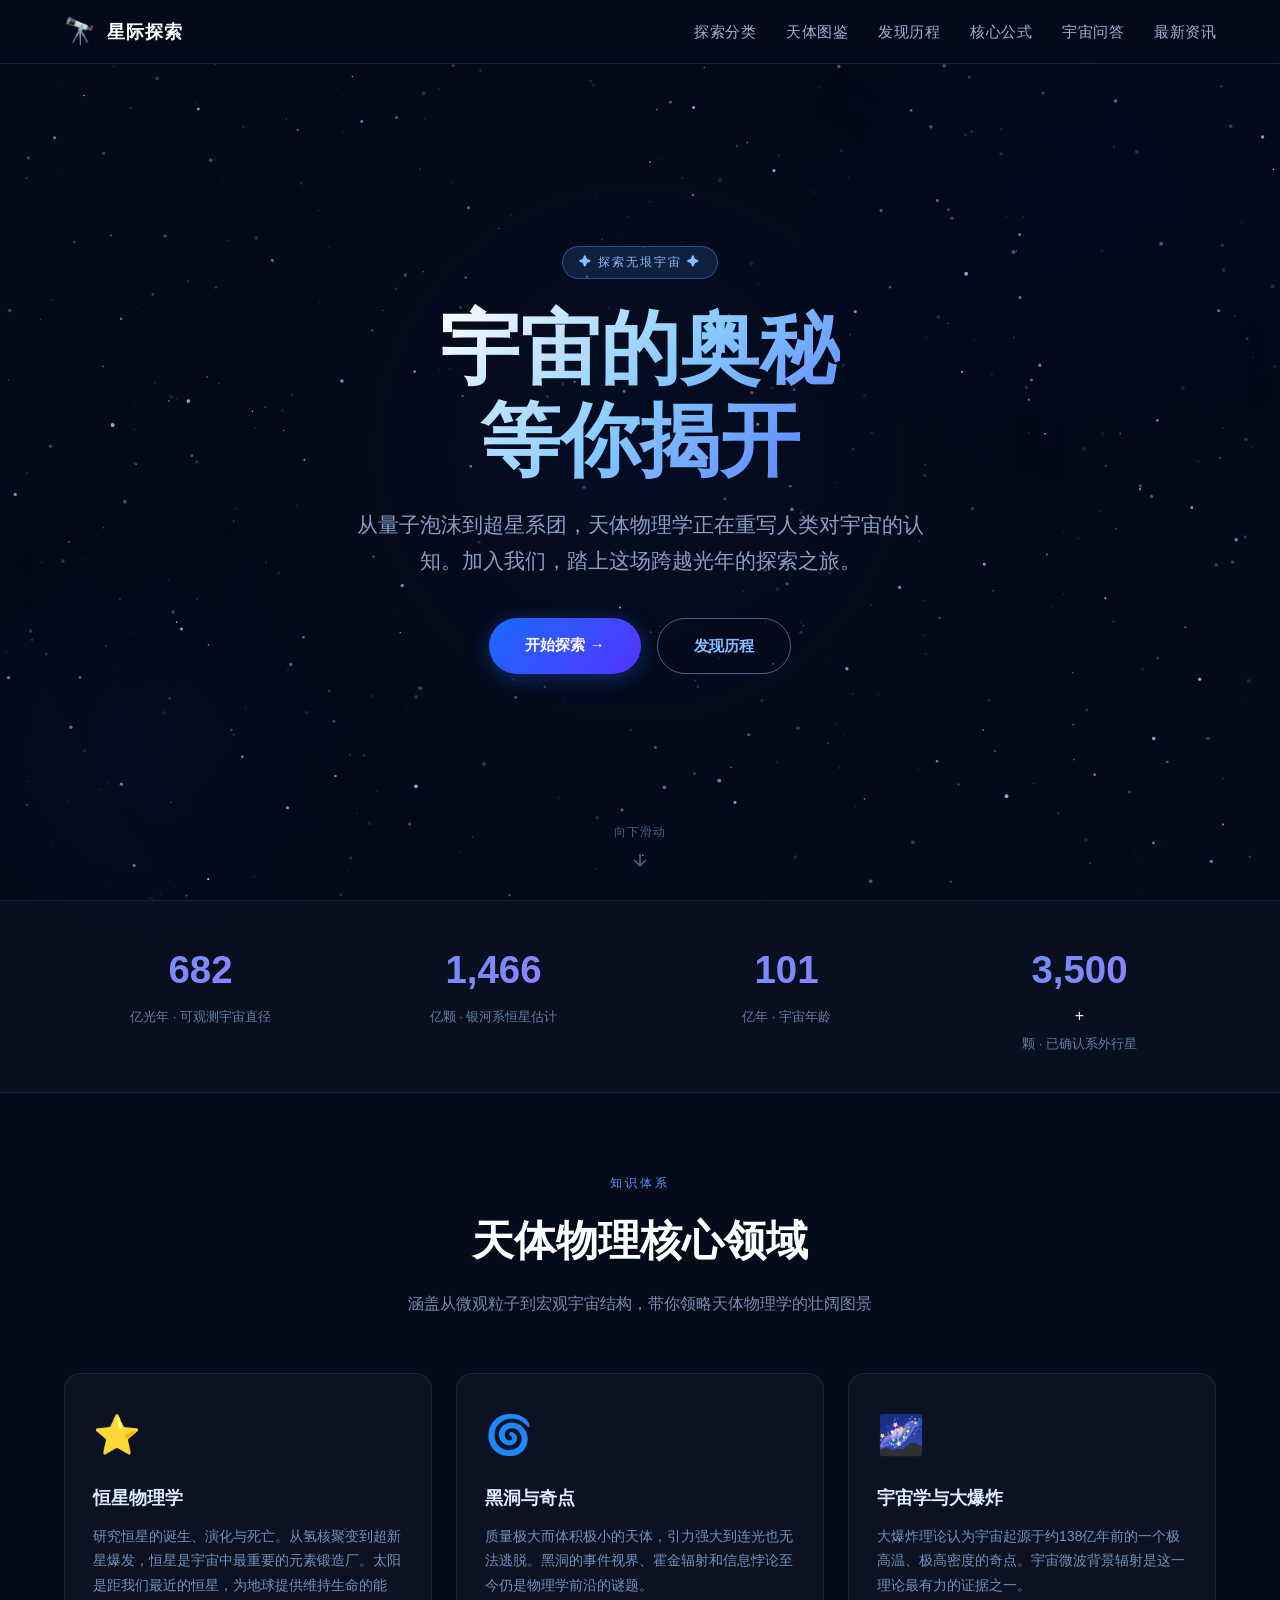
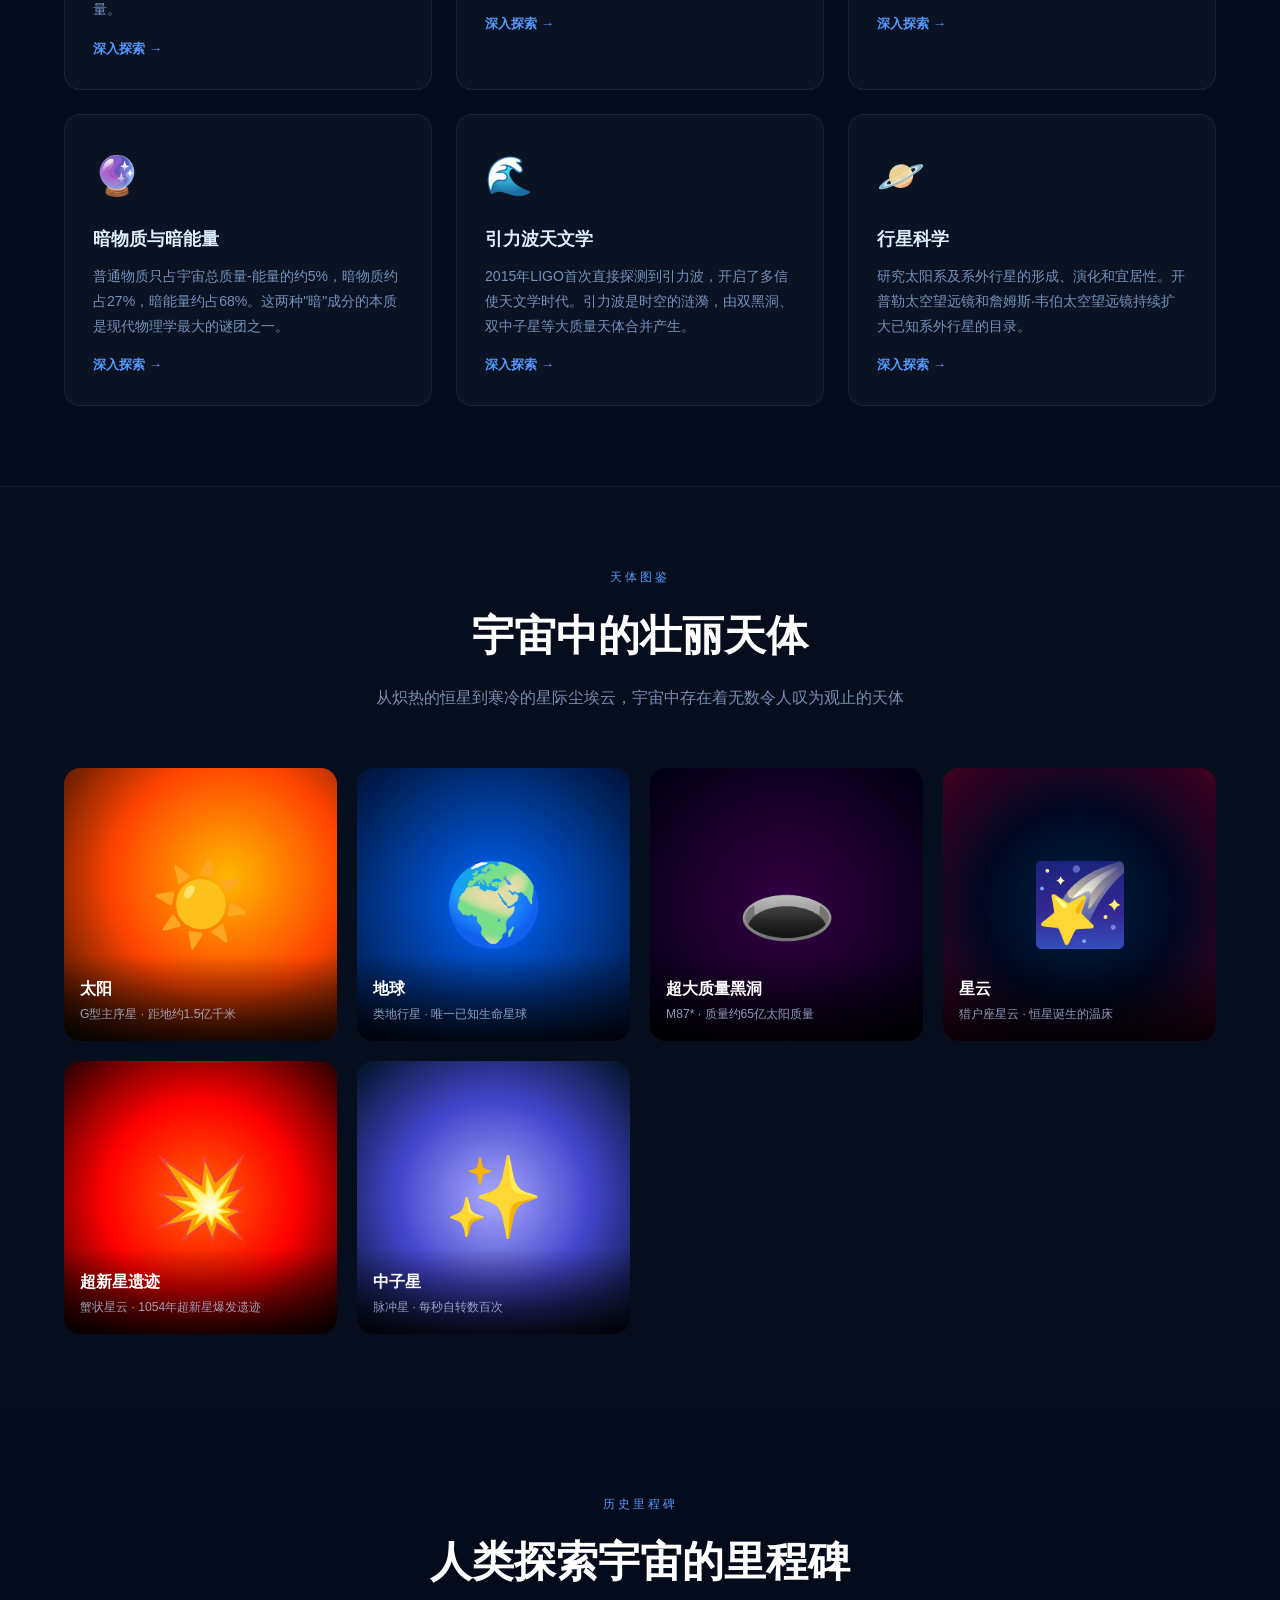
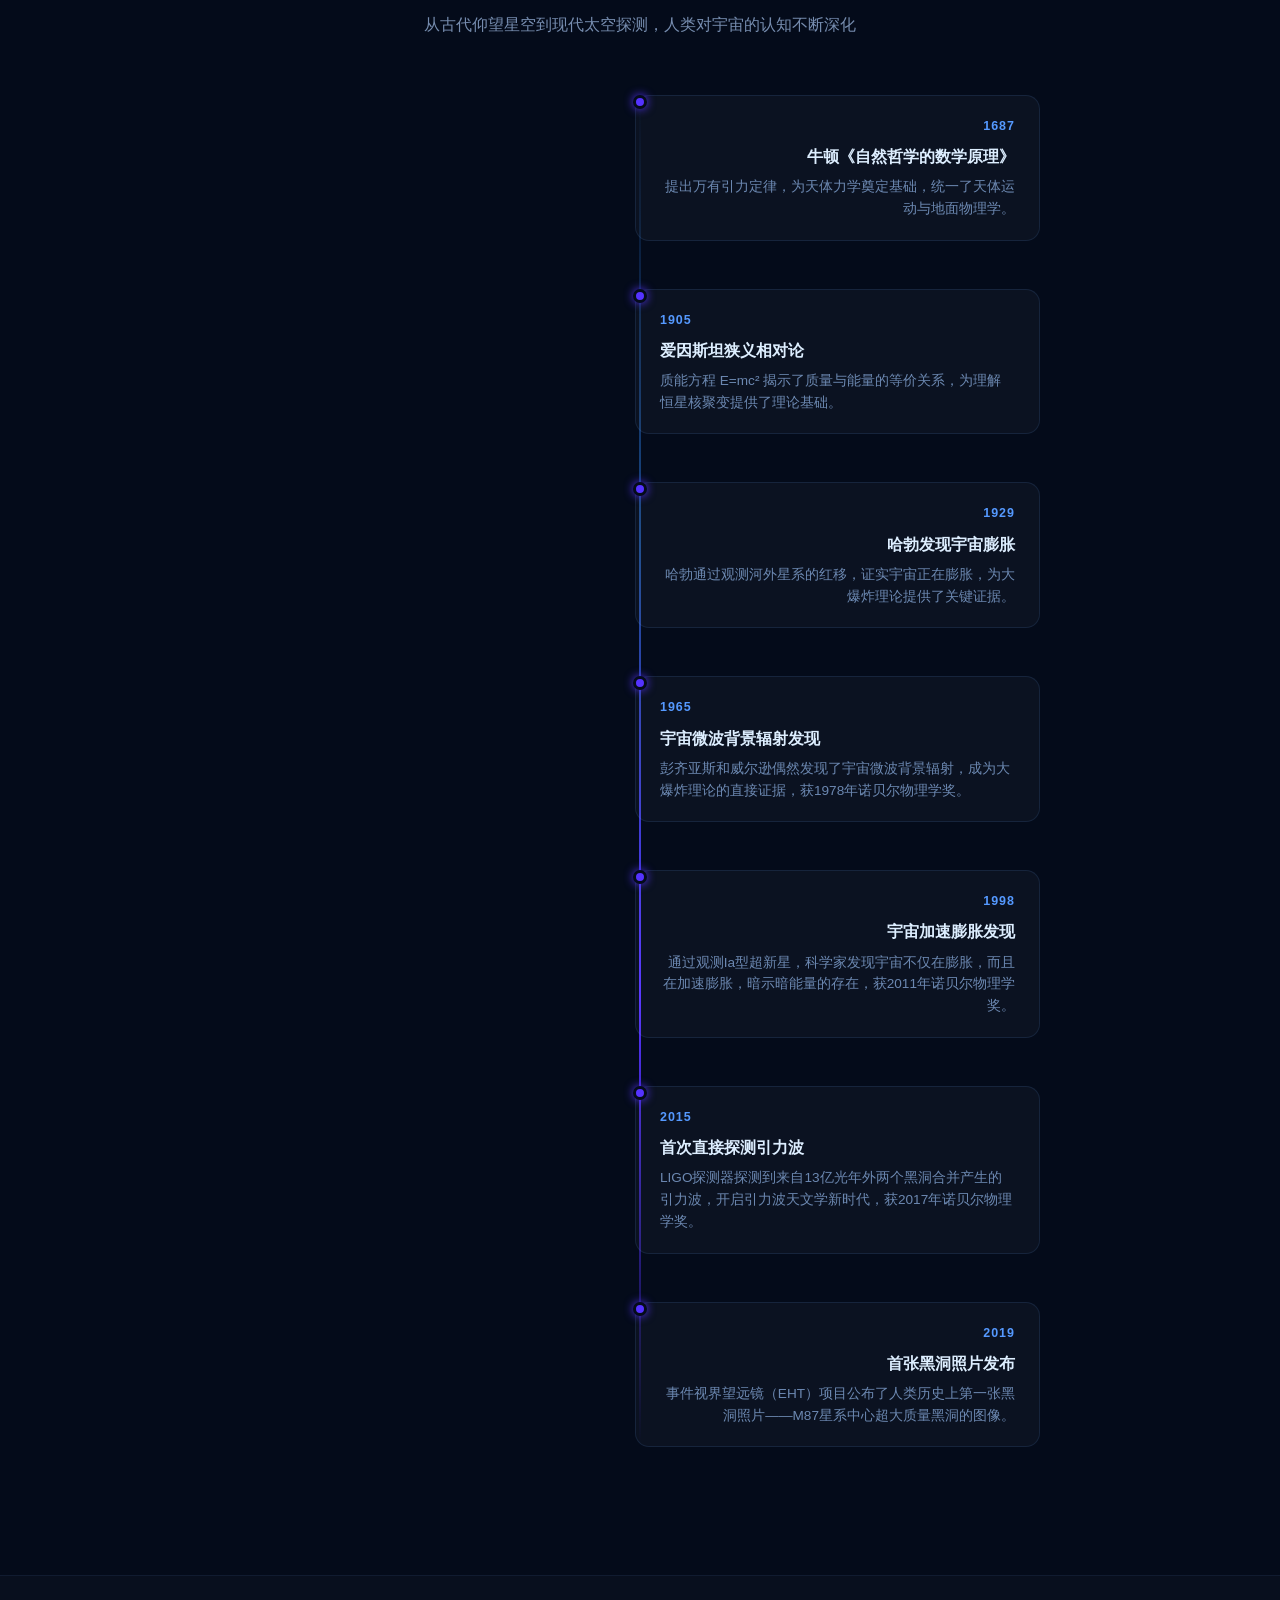
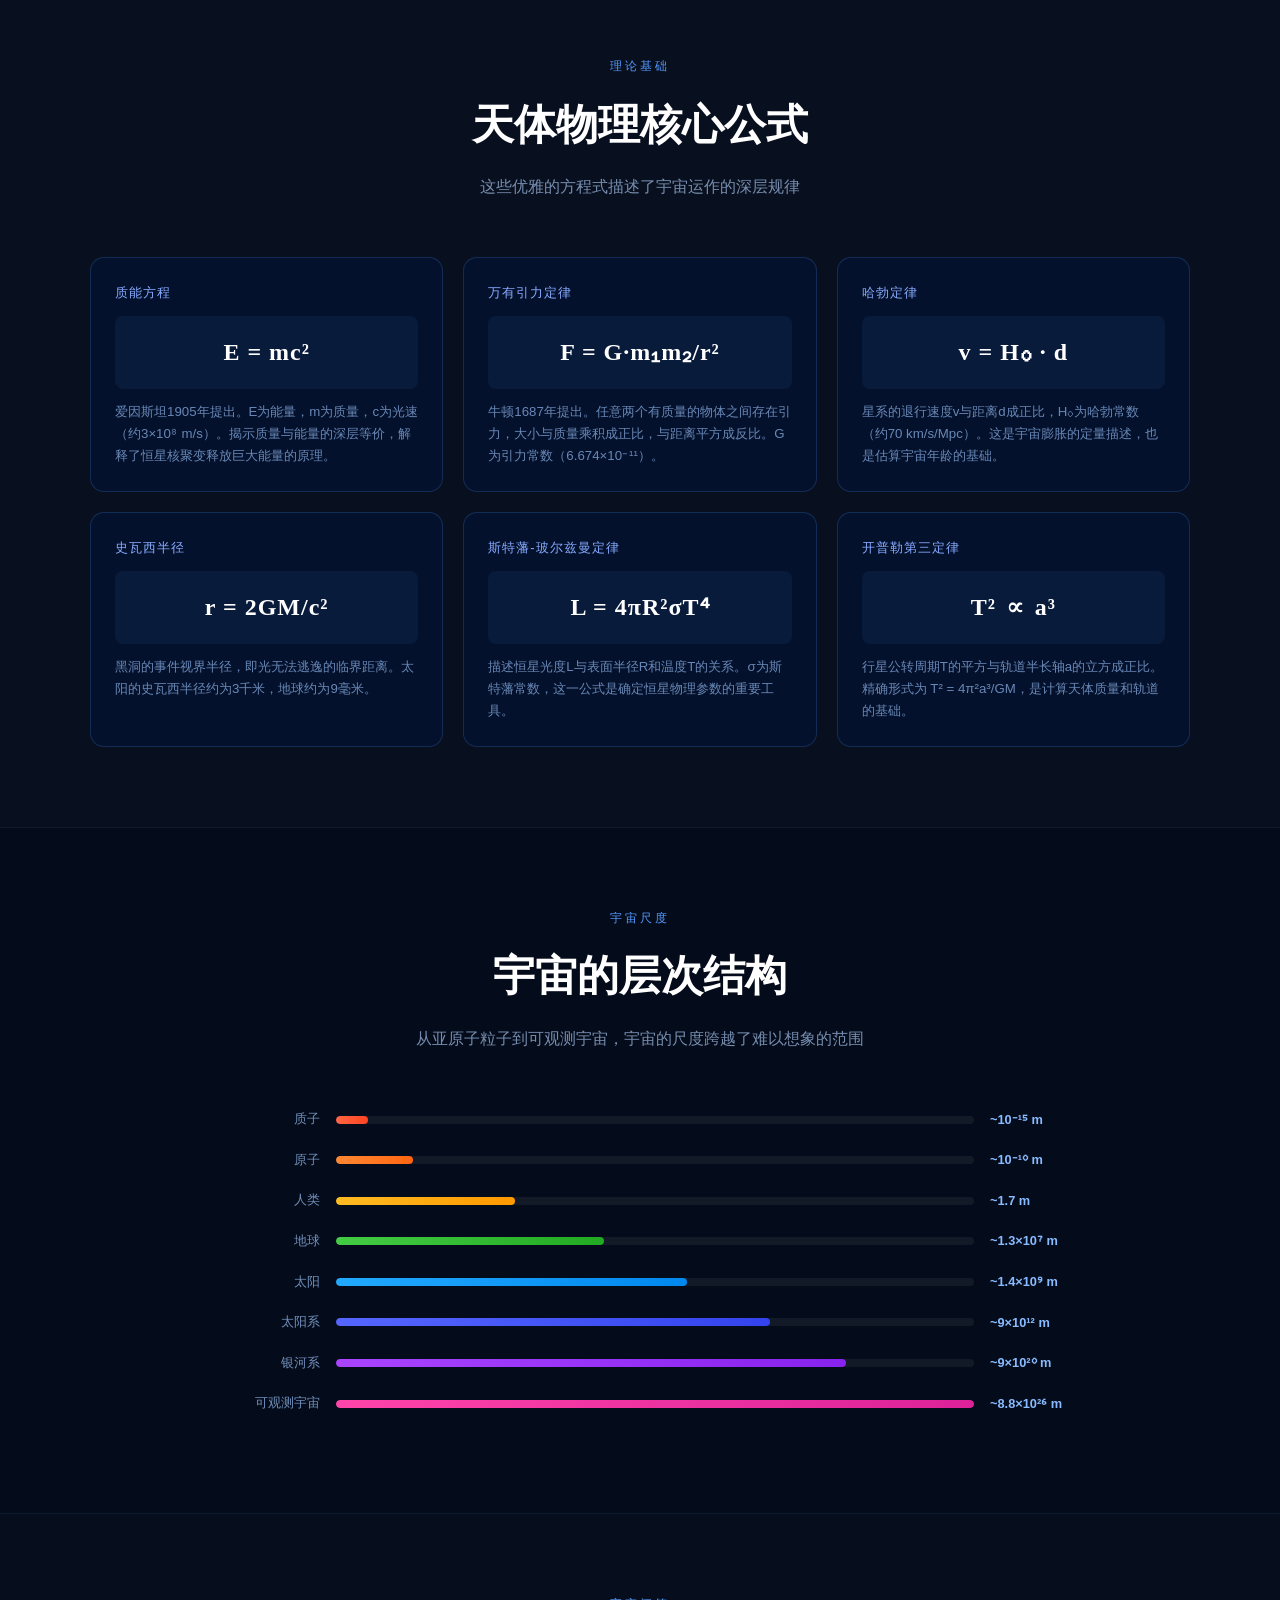
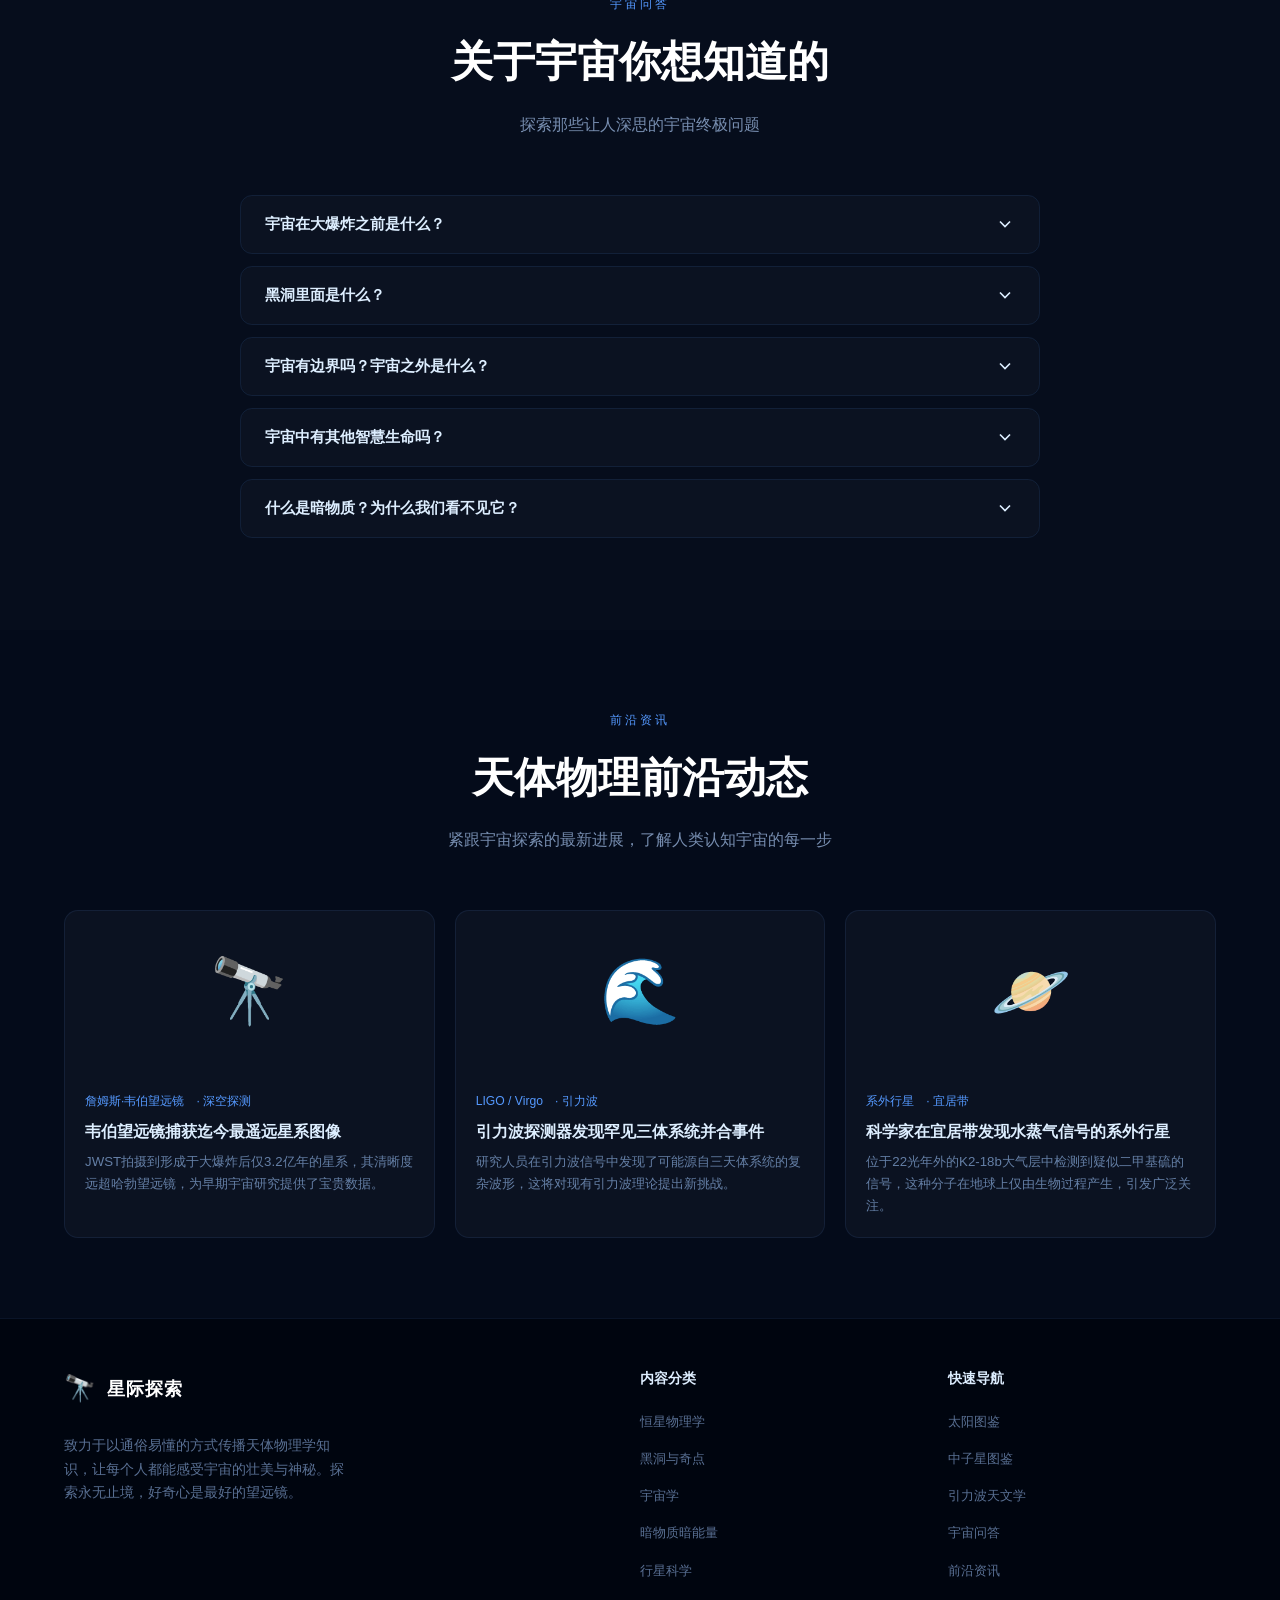
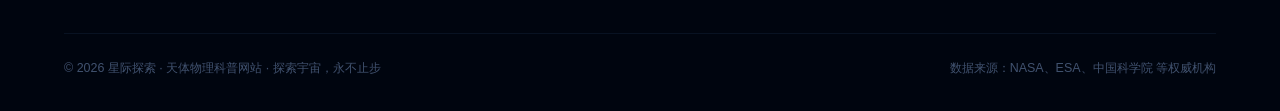
<file: index.html>
<!DOCTYPE html>
<html lang="zh-CN">
<head>
  <meta charset="UTF-8">
  <meta name="viewport" content="width=device-width, initial-scale=1.0, maximum-scale=1.0, user-scalable=no">
  <meta name="theme-color" content="#040b1a">
  <meta name="description" content="探索宇宙的奥秘 — 天体物理学科普网站">
  <meta name="apple-mobile-web-app-capable" content="yes">
  <meta name="apple-mobile-web-app-status-bar-style" content="black-translucent">
  <meta name="apple-mobile-web-app-title" content="星际探索">
  <link rel="manifest" href="manifest.json">
  <link rel="icon" type="image/svg+xml" href="data:image/svg+xml,<svg xmlns='http://www.w3.org/2000/svg' viewBox='0 0 192 192'><defs><linearGradient id='grad' x1='0%' y1='0%' x2='100%' y2='100%'><stop offset='0%' style='stop-color:%231e3a8a;stop-opacity:1' /><stop offset='100%' style='stop-color:%237c3aed;stop-opacity:1' /></linearGradient></defs><rect width='192' height='192' fill='url(%23grad)'/><circle cx='96' cy='96' r='60' fill='none' stroke='%23fbbf24' stroke-width='3'/><circle cx='96' cy='96' r='8' fill='%23fbbf24'/></svg>">
  <title>星际探索 · 天体物理</title>
  <style>
    /* ====================== 重置 & 基础 ====================== */
    *, *::before, *::after { box-sizing: border-box; margin: 0; padding: 0; }
    html { scroll-behavior: smooth; }
    body {
      font-family: 'Segoe UI', 'PingFang SC', 'Hiragino Sans GB', 'Microsoft YaHei', sans-serif;
      background: #040b1a;
      color: #e8f0ff;
      overflow-x: hidden;
      line-height: 1.7;
    }
    ::-webkit-scrollbar { width: 6px; }
    ::-webkit-scrollbar-track { background: #040b1a; }
    ::-webkit-scrollbar-thumb { background: #1a4a8a; border-radius: 3px; }

    /* ====================== 星空画布 ====================== */
    #starCanvas {
      position: fixed;
      top: 0; left: 0;
      width: 100%; height: 100%;
      z-index: 0;
      pointer-events: none;
    }

    /* ====================== 导航栏 ====================== */
    .navbar {
      position: fixed;
      top: 0; left: 0; right: 0;
      z-index: 1000;
      display: flex;
      align-items: center;
      justify-content: space-between;
      padding: 0 5%;
      height: 64px;
      background: rgba(4, 11, 26, 0.85);
      backdrop-filter: blur(12px);
      border-bottom: 1px solid rgba(100, 160, 255, 0.15);
      transition: background 0.3s;
    }
    .nav-logo {
      display: flex;
      align-items: center;
      gap: 10px;
      text-decoration: none;
      color: #fff;
      font-size: 1.15rem;
      font-weight: 700;
      letter-spacing: 1px;
    }
    .nav-logo-icon { font-size: 1.6rem; }
    .nav-links {
      display: flex;
      gap: 30px;
      list-style: none;
    }
    .nav-links a {
      text-decoration: none;
      color: rgba(200,220,255,0.8);
      font-size: 0.92rem;
      letter-spacing: 0.5px;
      transition: color 0.2s;
      position: relative;
    }
    .nav-links a::after {
      content: '';
      position: absolute;
      bottom: -4px; left: 0; right: 0;
      height: 2px;
      background: #5599ff;
      transform: scaleX(0);
      transition: transform 0.2s;
      border-radius: 1px;
    }
    .nav-links a:hover { color: #fff; }
    .nav-links a:hover::after { transform: scaleX(1); }

    /* 汉堡菜单按钮 */
    .menu-btn {
      display: none;
      flex-direction: column;
      gap: 5px;
      background: none;
      border: none;
      cursor: pointer;
      padding: 4px;
      z-index: 1100;
    }
    .menu-btn span {
      display: block;
      width: 24px;
      height: 2px;
      background: #e8f0ff;
      border-radius: 2px;
      transition: all 0.3s;
    }
    .menu-btn.active span:nth-child(1) { transform: translateY(7px) rotate(45deg); }
    .menu-btn.active span:nth-child(2) { opacity: 0; }
    .menu-btn.active span:nth-child(3) { transform: translateY(-7px) rotate(-45deg); }

    /* 移动端抽屉菜单 */
    .mobile-menu {
      display: none;
      position: fixed;
      top: 64px; left: 0; right: 0;
      background: rgba(4, 11, 26, 0.97);
      backdrop-filter: blur(16px);
      border-bottom: 1px solid rgba(100, 160, 255, 0.15);
      z-index: 999;
      padding: 20px 0;
      transform: translateY(-100%);
      opacity: 0;
      transition: transform 0.3s ease, opacity 0.3s;
    }
    .mobile-menu.open {
      transform: translateY(0);
      opacity: 1;
    }
    .mobile-menu a {
      display: block;
      padding: 14px 32px;
      color: rgba(200,220,255,0.85);
      text-decoration: none;
      font-size: 1rem;
      border-bottom: 1px solid rgba(100,160,255,0.08);
      transition: background 0.2s;
    }
    .mobile-menu a:hover { background: rgba(100,160,255,0.08); color: #fff; }

    /* ====================== Hero 区块 ====================== */
    .hero {
      position: relative;
      z-index: 1;
      min-height: 100vh;
      display: flex;
      flex-direction: column;
      align-items: center;
      justify-content: center;
      text-align: center;
      padding: 80px 24px 60px;
    }
    .hero-badge {
      display: inline-block;
      background: rgba(85, 153, 255, 0.15);
      border: 1px solid rgba(85, 153, 255, 0.4);
      color: #88bbff;
      font-size: 0.78rem;
      letter-spacing: 2px;
      text-transform: uppercase;
      padding: 5px 16px;
      border-radius: 20px;
      margin-bottom: 24px;
    }
    .hero h1 {
      font-size: clamp(2.2rem, 8vw, 5rem);
      font-weight: 800;
      line-height: 1.15;
      background: linear-gradient(135deg, #ffffff 0%, #88ccff 50%, #5577ff 100%);
      -webkit-background-clip: text;
      -webkit-text-fill-color: transparent;
      background-clip: text;
      margin-bottom: 20px;
    }
    .hero-sub {
      font-size: clamp(1rem, 3vw, 1.3rem);
      color: rgba(180, 210, 255, 0.75);
      max-width: 600px;
      margin: 0 auto 40px;
    }
    .hero-btns {
      display: flex;
      gap: 16px;
      flex-wrap: wrap;
      justify-content: center;
    }
    .btn-primary {
      padding: 14px 36px;
      background: linear-gradient(135deg, #1a6bff, #5533ff);
      color: #fff;
      border: none;
      border-radius: 50px;
      font-size: 0.95rem;
      font-weight: 600;
      cursor: pointer;
      text-decoration: none;
      transition: transform 0.2s, box-shadow 0.2s;
      box-shadow: 0 4px 20px rgba(26, 107, 255, 0.35);
    }
    .btn-primary:hover {
      transform: translateY(-2px);
      box-shadow: 0 8px 30px rgba(26, 107, 255, 0.5);
    }
    .btn-outline {
      padding: 14px 36px;
      background: transparent;
      color: #88bbff;
      border: 1px solid rgba(136, 187, 255, 0.5);
      border-radius: 50px;
      font-size: 0.95rem;
      font-weight: 600;
      cursor: pointer;
      text-decoration: none;
      transition: all 0.2s;
    }
    .btn-outline:hover {
      background: rgba(136, 187, 255, 0.08);
      border-color: #88bbff;
      color: #fff;
    }
    .scroll-hint {
      position: absolute;
      bottom: 30px;
      left: 50%;
      transform: translateX(-50%);
      display: flex;
      flex-direction: column;
      align-items: center;
      gap: 8px;
      color: rgba(136, 187, 255, 0.5);
      font-size: 0.75rem;
      letter-spacing: 1px;
      animation: bounce 2s infinite;
    }
    .scroll-hint svg { width: 20px; height: 20px; }
    @keyframes bounce { 0%,100%{ transform:translateX(-50%) translateY(0); } 50%{ transform:translateX(-50%) translateY(8px); } }

    /* ====================== 通用区块样式 ====================== */
    section {
      position: relative;
      z-index: 1;
      padding: 80px 5%;
    }
    .section-tag {
      text-align: center;
      color: #5599ff;
      font-size: 0.78rem;
      letter-spacing: 3px;
      text-transform: uppercase;
      margin-bottom: 12px;
    }
    .section-title {
      text-align: center;
      font-size: clamp(1.6rem, 4vw, 2.6rem);
      font-weight: 700;
      color: #fff;
      margin-bottom: 14px;
    }
    .section-desc {
      text-align: center;
      color: rgba(180,210,255,0.65);
      max-width: 600px;
      margin: 0 auto 56px;
      font-size: 0.98rem;
    }

    /* ====================== 数据统计条 ====================== */
    .stats-bar {
      position: relative;
      z-index: 1;
      background: rgba(255,255,255,0.02);
      border-top: 1px solid rgba(100,160,255,0.1);
      border-bottom: 1px solid rgba(100,160,255,0.1);
      padding: 36px 5%;
      display: grid;
      grid-template-columns: repeat(4, 1fr);
      gap: 20px;
    }
    .stat-item {
      text-align: center;
    }
    .stat-num {
      font-size: clamp(1.6rem, 4vw, 2.4rem);
      font-weight: 800;
      background: linear-gradient(135deg, #5599ff, #aa77ff);
      -webkit-background-clip: text;
      -webkit-text-fill-color: transparent;
      background-clip: text;
    }
    .stat-label {
      font-size: 0.82rem;
      color: rgba(160,200,255,0.6);
      margin-top: 4px;
    }

    /* ====================== 知识卡片 ====================== */
    .cards-grid {
      display: grid;
      grid-template-columns: repeat(auto-fill, minmax(280px, 1fr));
      gap: 24px;
    }
    .card {
      background: rgba(255,255,255,0.03);
      border: 1px solid rgba(100,160,255,0.12);
      border-radius: 16px;
      padding: 28px;
      transition: transform 0.25s, border-color 0.25s, box-shadow 0.25s;
      cursor: pointer;
    }
    .card:hover {
      transform: translateY(-6px);
      border-color: rgba(85,153,255,0.4);
      box-shadow: 0 12px 40px rgba(85,153,255,0.12);
    }
    .card-icon {
      font-size: 2.4rem;
      margin-bottom: 16px;
    }
    .card-title {
      font-size: 1.1rem;
      font-weight: 700;
      color: #ddeeff;
      margin-bottom: 10px;
    }
    .card-text {
      font-size: 0.88rem;
      color: rgba(160,200,255,0.7);
      line-height: 1.75;
    }
    .card-link {
      display: inline-flex;
      align-items: center;
      gap: 5px;
      margin-top: 16px;
      color: #5599ff;
      font-size: 0.84rem;
      text-decoration: none;
      font-weight: 600;
      transition: gap 0.2s;
    }
    .card-link:hover { gap: 9px; color: #88bbff; }

    /* ====================== 时间线区块 ====================== */
    .timeline {
      max-width: 800px;
      margin: 0 auto;
      position: relative;
    }
    .timeline::before {
      content: '';
      position: absolute;
      left: 50%;
      top: 0; bottom: 0;
      width: 2px;
      background: linear-gradient(to bottom, transparent, #1a4a8a, #5533ff, transparent);
      transform: translateX(-50%);
    }
    .tl-item {
      display: flex;
      gap: 40px;
      align-items: flex-start;
      margin-bottom: 48px;
      position: relative;
    }
    .tl-item:nth-child(odd) { flex-direction: row-reverse; }
    .tl-content {
      flex: 1;
      background: rgba(255,255,255,0.03);
      border: 1px solid rgba(100,160,255,0.12);
      border-radius: 14px;
      padding: 20px 24px;
    }
    .tl-item:nth-child(odd) .tl-content { text-align: right; }
    .tl-dot {
      position: absolute;
      left: 50%;
      transform: translateX(-50%);
      width: 14px; height: 14px;
      background: #5533ff;
      border: 3px solid #040b1a;
      border-radius: 50%;
      box-shadow: 0 0 10px #5533ff;
      flex-shrink: 0;
    }
    .tl-year {
      font-size: 0.78rem;
      color: #5599ff;
      font-weight: 700;
      letter-spacing: 1px;
      margin-bottom: 6px;
    }
    .tl-title-text {
      font-size: 1rem;
      font-weight: 700;
      color: #ddeeff;
      margin-bottom: 6px;
    }
    .tl-desc {
      font-size: 0.85rem;
      color: rgba(160,200,255,0.65);
      line-height: 1.6;
    }

    /* ====================== 天体展示区 ====================== */
    .objects-grid {
      display: grid;
      grid-template-columns: repeat(auto-fill, minmax(240px, 1fr));
      gap: 20px;
    }
    .obj-card {
      border-radius: 16px;
      overflow: hidden;
      position: relative;
      aspect-ratio: 1;
      cursor: pointer;
      transition: transform 0.3s;
    }
    .obj-card:hover { transform: scale(1.03); }
    .obj-bg {
      width: 100%; height: 100%;
      display: flex;
      align-items: center;
      justify-content: center;
      font-size: 5rem;
      position: relative;
    }
    .obj-card:nth-child(1) .obj-bg { background: radial-gradient(circle at 60% 40%, #ffb800, #ff4400, #1a0a00); }
    .obj-card:nth-child(2) .obj-bg { background: radial-gradient(circle at 50%, #0066ff, #001133); }
    .obj-card:nth-child(3) .obj-bg { background: radial-gradient(circle at 50%, #330044, #000011); }
    .obj-card:nth-child(4) .obj-bg { background: radial-gradient(circle at 50%, #002244, #000820, #440022); }
    .obj-card:nth-child(5) .obj-bg { background: radial-gradient(circle at 50%, #ff6600, #ff0000, #220000); }
    .obj-card:nth-child(6) .obj-bg { background: radial-gradient(circle at 50%, #aaaaff, #4444cc, #001122); }
    .obj-overlay {
      position: absolute;
      bottom: 0; left: 0; right: 0;
      background: linear-gradient(to top, rgba(0,0,0,0.85), transparent);
      padding: 20px 16px 16px;
    }
    .obj-name {
      font-size: 1rem;
      font-weight: 700;
      color: #fff;
    }
    .obj-type {
      font-size: 0.76rem;
      color: rgba(200,220,255,0.7);
      margin-top: 2px;
    }

    /* ====================== 公式区块 ====================== */
    .formula-section {
      background: rgba(255,255,255,0.02);
      border-top: 1px solid rgba(100,160,255,0.08);
      border-bottom: 1px solid rgba(100,160,255,0.08);
    }
    .formula-grid {
      display: grid;
      grid-template-columns: repeat(auto-fill, minmax(300px, 1fr));
      gap: 20px;
      max-width: 1100px;
      margin: 0 auto;
    }
    .formula-card {
      background: rgba(0,20,60,0.5);
      border: 1px solid rgba(85,153,255,0.2);
      border-radius: 14px;
      padding: 24px;
    }
    .formula-name {
      font-size: 0.82rem;
      color: #88aaff;
      letter-spacing: 1px;
      margin-bottom: 12px;
      text-transform: uppercase;
    }
    .formula-eq {
      font-size: 1.5rem;
      font-weight: 700;
      color: #fff;
      font-family: 'Georgia', serif;
      text-align: center;
      padding: 16px;
      background: rgba(85,153,255,0.07);
      border-radius: 8px;
      margin-bottom: 12px;
      letter-spacing: 1px;
    }
    .formula-desc {
      font-size: 0.83rem;
      color: rgba(160,200,255,0.65);
      line-height: 1.65;
    }

    /* ====================== 宇宙奇观问答 ====================== */
    .faq-list { max-width: 800px; margin: 0 auto; }
    .faq-item {
      border: 1px solid rgba(100,160,255,0.12);
      border-radius: 12px;
      margin-bottom: 12px;
      overflow: hidden;
    }
    .faq-q {
      width: 100%;
      text-align: left;
      background: rgba(255,255,255,0.02);
      border: none;
      padding: 18px 24px;
      color: #ddeeff;
      font-size: 0.95rem;
      font-weight: 600;
      cursor: pointer;
      display: flex;
      justify-content: space-between;
      align-items: center;
      gap: 12px;
      transition: background 0.2s;
    }
    .faq-q:hover { background: rgba(85,153,255,0.06); }
    .faq-q svg {
      flex-shrink: 0;
      transition: transform 0.3s;
    }
    .faq-q.open svg { transform: rotate(180deg); }
    .faq-a {
      max-height: 0;
      overflow: hidden;
      transition: max-height 0.4s ease, padding 0.3s;
      padding: 0 24px;
      color: rgba(160,200,255,0.7);
      font-size: 0.88rem;
      line-height: 1.75;
    }
    .faq-a.open {
      max-height: 300px;
      padding: 0 24px 18px;
    }

    /* ====================== 新闻/资讯 ====================== */
    .news-grid {
      display: grid;
      grid-template-columns: repeat(auto-fill, minmax(280px, 1fr));
      gap: 20px;
    }
    .news-card {
      background: rgba(255,255,255,0.03);
      border: 1px solid rgba(100,160,255,0.1);
      border-radius: 14px;
      overflow: hidden;
      transition: transform 0.25s, border-color 0.25s;
    }
    .news-card:hover {
      transform: translateY(-4px);
      border-color: rgba(85,153,255,0.35);
    }
    .news-thumb {
      height: 160px;
      display: flex;
      align-items: center;
      justify-content: center;
      font-size: 4rem;
    }
    .news-card:nth-child(1) .news-thumb { background: radial-gradient(135deg, #001133, #003388); }
    .news-card:nth-child(2) .news-thumb { background: radial-gradient(135deg, #110022, #442266); }
    .news-card:nth-child(3) .news-thumb { background: radial-gradient(135deg, #001a00, #004400); }
    .news-body { padding: 20px; }
    .news-meta {
      font-size: 0.76rem;
      color: #5599ff;
      margin-bottom: 8px;
      display: flex;
      gap: 12px;
    }
    .news-title {
      font-size: 0.98rem;
      font-weight: 700;
      color: #ddeeff;
      margin-bottom: 8px;
      line-height: 1.5;
    }
    .news-excerpt {
      font-size: 0.83rem;
      color: rgba(160,200,255,0.6);
      line-height: 1.65;
    }

    /* ====================== 宇宙尺度图 ====================== */
    .scale-section { padding: 80px 5%; }
    .scale-bar-wrap {
      max-width: 900px;
      margin: 0 auto;
    }
    .scale-item {
      display: flex;
      align-items: center;
      gap: 16px;
      margin-bottom: 18px;
    }
    .scale-label {
      width: 130px;
      flex-shrink: 0;
      text-align: right;
      font-size: 0.83rem;
      color: rgba(160,200,255,0.7);
    }
    .scale-track {
      flex: 1;
      height: 8px;
      background: rgba(255,255,255,0.06);
      border-radius: 4px;
      overflow: hidden;
    }
    .scale-fill {
      height: 100%;
      border-radius: 4px;
      animation: fillBar 1.5s ease forwards;
      transform-origin: left;
    }
    @keyframes fillBar { from { transform: scaleX(0); } to { transform: scaleX(1); } }
    .scale-val {
      width: 100px;
      flex-shrink: 0;
      font-size: 0.8rem;
      color: #88bbff;
      font-weight: 600;
    }

    /* ====================== 页脚 ====================== */
    footer {
      position: relative;
      z-index: 1;
      background: rgba(0,5,15,0.9);
      border-top: 1px solid rgba(100,160,255,0.1);
      padding: 48px 5% 32px;
    }
    .footer-grid {
      display: grid;
      grid-template-columns: 2fr 1fr 1fr;
      gap: 40px;
      margin-bottom: 40px;
    }
    .footer-brand p {
      font-size: 0.85rem;
      color: rgba(160,200,255,0.55);
      line-height: 1.7;
      margin-top: 12px;
      max-width: 280px;
    }
    .footer-col h4 {
      font-size: 0.88rem;
      font-weight: 700;
      color: #ddeeff;
      margin-bottom: 16px;
    }
    .footer-col ul {
      list-style: none;
    }
    .footer-col ul li {
      margin-bottom: 10px;
    }
    .footer-col ul li a {
      text-decoration: none;
      color: rgba(160,200,255,0.55);
      font-size: 0.84rem;
      transition: color 0.2s;
    }
    .footer-col ul li a:hover { color: #88bbff; }
    .footer-bottom {
      border-top: 1px solid rgba(100,160,255,0.08);
      padding-top: 24px;
      display: flex;
      justify-content: space-between;
      align-items: center;
      gap: 12px;
      flex-wrap: wrap;
    }
    .footer-bottom p {
      font-size: 0.78rem;
      color: rgba(160,200,255,0.4);
    }

    /* ====================== 浮动粒子 ====================== */
    .particle {
      position: fixed;
      border-radius: 50%;
      pointer-events: none;
      z-index: 0;
      animation: floatParticle linear infinite;
      opacity: 0;
    }
    @keyframes floatParticle {
      0% { transform: translateY(100vh) scale(0); opacity: 0; }
      10% { opacity: 0.6; }
      90% { opacity: 0.3; }
      100% { transform: translateY(-20vh) scale(1); opacity: 0; }
    }

    /* ====================== 进度条顶部 ====================== */
    .progress-bar {
      position: fixed;
      top: 0; left: 0;
      height: 3px;
      background: linear-gradient(90deg, #1a6bff, #aa44ff);
      z-index: 2000;
      transition: width 0.1s;
      border-radius: 0 2px 2px 0;
    }

    /* ====================== 响应式断点 ====================== */
    @media (max-width: 768px) {
      section { padding: 60px 5%; }
      .nav-links { display: none; }
      .menu-btn { display: flex; }
      .mobile-menu { display: block; }

      .stats-bar {
        grid-template-columns: repeat(2, 1fr);
        gap: 16px;
        padding: 28px 5%;
      }

      .timeline::before { left: 20px; }
      .tl-item { flex-direction: column !important; padding-left: 48px; }
      .tl-item:nth-child(odd) .tl-content { text-align: left; }
      .tl-dot { left: 20px; top: 6px; }

      .footer-grid { grid-template-columns: 1fr; gap: 28px; }
      .footer-bottom { flex-direction: column; align-items: flex-start; }

      .scale-label { width: 90px; font-size: 0.76rem; }
      .scale-val { width: 80px; font-size: 0.74rem; }
    }

    @media (max-width: 480px) {
      .hero h1 { font-size: 2rem; }
      .hero-btns { flex-direction: column; align-items: center; }
      .btn-primary, .btn-outline { width: 100%; max-width: 280px; text-align: center; }
      .cards-grid { grid-template-columns: 1fr; }
      .objects-grid { grid-template-columns: repeat(2, 1fr); }
      .formula-grid { grid-template-columns: 1fr; }
      .stats-bar { grid-template-columns: repeat(2, 1fr); }
    }

    /* ====================== 滚动动画 ====================== */
    .reveal {
      opacity: 0;
      transform: translateY(30px);
      transition: opacity 0.6s ease, transform 0.6s ease;
    }
    .reveal.visible {
      opacity: 1;
      transform: translateY(0);
    }

    /* ====================== 行星旋转装饰 ====================== */
    .orbit-deco {
      position: absolute;
      right: -80px;
      top: 50%;
      transform: translateY(-50%);
      width: 300px;
      height: 300px;
      border-radius: 50%;
      border: 1px dashed rgba(85,153,255,0.2);
      animation: rotate 20s linear infinite;
      pointer-events: none;
    }
    .orbit-deco::before {
      content: '🪐';
      position: absolute;
      top: -16px;
      left: 50%;
      transform: translateX(-50%);
      font-size: 2rem;
    }
    @keyframes rotate { from { transform: translateY(-50%) rotate(0deg); } to { transform: translateY(-50%) rotate(360deg); } }

    /* ====================== 背景渐变层 ====================== */
    .bg-glow-1 {
      position: fixed;
      width: 600px; height: 600px;
      border-radius: 50%;
      background: radial-gradient(circle, rgba(85,0,255,0.04), transparent 70%);
      top: -100px; right: -100px;
      pointer-events: none;
      z-index: 0;
    }
    .bg-glow-2 {
      position: fixed;
      width: 500px; height: 500px;
      border-radius: 50%;
      background: radial-gradient(circle, rgba(0,100,255,0.04), transparent 70%);
      bottom: -100px; left: -100px;
      pointer-events: none;
      z-index: 0;
    }

    /* ====================== 图片占位 neubulae ====================== */
    .nebula-img {
      width: 100%;
      height: 220px;
      border-radius: 12px;
      overflow: hidden;
      margin-bottom: 24px;
      position: relative;
      display: flex;
      align-items: center;
      justify-content: center;
      font-size: 5rem;
    }
    .nebula-1 { background: radial-gradient(ellipse at 30% 60%, #ff4400 0%, #aa0066 30%, #000033 70%); }
    .nebula-2 { background: radial-gradient(ellipse at 70% 40%, #0044ff 0%, #004422 40%, #000011 70%); }
  </style>
</head>
<body>
  <!-- 背景光晕 -->
  <div class="bg-glow-1"></div>
  <div class="bg-glow-2"></div>

  <!-- 星空画布 -->
  <canvas id="starCanvas"></canvas>

  <!-- 阅读进度条 -->
  <div class="progress-bar" id="progressBar"></div>

  <!-- ====================== 导航栏 ====================== -->
  <nav class="navbar" id="navbar">
    <a href="#" class="nav-logo">
      <span class="nav-logo-icon">🔭</span>
      <span>星际探索</span>
    </a>
    <ul class="nav-links">
      <li><a href="#explore">探索分类</a></li>
      <li><a href="#objects">天体图鉴</a></li>
      <li><a href="#history">发现历程</a></li>
      <li><a href="#formulas">核心公式</a></li>
      <li><a href="#faq">宇宙问答</a></li>
      <li><a href="#news">最新资讯</a></li>
    </ul>
    <button class="menu-btn" id="menuBtn" aria-label="菜单">
      <span></span><span></span><span></span>
    </button>
  </nav>

  <!-- 移动端菜单 -->
  <div class="mobile-menu" id="mobileMenu">
    <a href="#explore" onclick="closeMobileMenu()">探索分类</a>
    <a href="#objects" onclick="closeMobileMenu()">天体图鉴</a>
    <a href="#history" onclick="closeMobileMenu()">发现历程</a>
    <a href="#formulas" onclick="closeMobileMenu()">核心公式</a>
    <a href="#faq" onclick="closeMobileMenu()">宇宙问答</a>
    <a href="#news" onclick="closeMobileMenu()">最新资讯</a>
  </div>

  <!-- ====================== Hero ====================== -->
  <section class="hero" id="home">
    <span class="hero-badge">✦ 探索无垠宇宙 ✦</span>
    <h1>宇宙的奥秘<br>等你揭开</h1>
    <p class="hero-sub">从量子泡沫到超星系团，天体物理学正在重写人类对宇宙的认知。加入我们，踏上这场跨越光年的探索之旅。</p>
    <div class="hero-btns">
      <a href="#explore" class="btn-primary">开始探索 →</a>
      <a href="#history" class="btn-outline">发现历程</a>
    </div>
    <div class="scroll-hint">
      <span>向下滑动</span>
      <svg viewBox="0 0 24 24" fill="none" stroke="currentColor" stroke-width="2">
        <path d="M12 5v14M5 12l7 7 7-7"/>
      </svg>
    </div>
  </section>

  <!-- ====================== 数据统计 ====================== -->
  <div class="stats-bar reveal">
    <div class="stat-item">
      <div class="stat-num" data-target="930">0</div>
      <div class="stat-label">亿光年 · 可观测宇宙直径</div>
    </div>
    <div class="stat-item">
      <div class="stat-num" data-target="2000">0</div>
      <div class="stat-label">亿颗 · 银河系恒星估计</div>
    </div>
    <div class="stat-item">
      <div class="stat-num" data-target="138">0</div>
      <div class="stat-label">亿年 · 宇宙年龄</div>
    </div>
    <div class="stat-item">
      <div class="stat-num" data-target="5000">0</div>
      <div class="stat-num-suffix">+</div>
      <div class="stat-label">颗 · 已确认系外行星</div>
    </div>
  </div>

  <!-- ====================== 探索分类 ====================== -->
  <section id="explore">
    <div class="section-tag">知识体系</div>
    <h2 class="section-title">天体物理核心领域</h2>
    <p class="section-desc">涵盖从微观粒子到宏观宇宙结构，带你领略天体物理学的壮阔图景</p>
    <div class="cards-grid">
      <div class="card reveal">
        <div class="card-icon">⭐</div>
        <div class="card-title">恒星物理学</div>
        <div class="card-text">研究恒星的诞生、演化与死亡。从氢核聚变到超新星爆发，恒星是宇宙中最重要的元素锻造厂。太阳是距我们最近的恒星，为地球提供维持生命的能量。</div>
        <a href="stars.html" class="card-link">深入探索 →</a>
      </div>
      <div class="card reveal">
        <div class="card-icon">🌀</div>
        <div class="card-title">黑洞与奇点</div>
        <div class="card-text">质量极大而体积极小的天体，引力强大到连光也无法逃脱。黑洞的事件视界、霍金辐射和信息悖论至今仍是物理学前沿的谜题。</div>
        <a href="blackhole.html" class="card-link">深入探索 →</a>
      </div>
      <div class="card reveal">
        <div class="card-icon">🌌</div>
        <div class="card-title">宇宙学与大爆炸</div>
        <div class="card-text">大爆炸理论认为宇宙起源于约138亿年前的一个极高温、极高密度的奇点。宇宙微波背景辐射是这一理论最有力的证据之一。</div>
        <a href="cosmology.html" class="card-link">深入探索 →</a>
      </div>
      <div class="card reveal">
        <div class="card-icon">🔮</div>
        <div class="card-title">暗物质与暗能量</div>
        <div class="card-text">普通物质只占宇宙总质量-能量的约5%，暗物质约占27%，暗能量约占68%。这两种"暗"成分的本质是现代物理学最大的谜团之一。</div>
        <a href="dark-matter.html" class="card-link">深入探索 →</a>
      </div>
      <div class="card reveal">
        <div class="card-icon">🌊</div>
        <div class="card-title">引力波天文学</div>
        <div class="card-text">2015年LIGO首次直接探测到引力波，开启了多信使天文学时代。引力波是时空的涟漪，由双黑洞、双中子星等大质量天体合并产生。</div>
        <a href="gravitational-waves.html" class="card-link">深入探索 →</a>
      </div>
      <div class="card reveal">
        <div class="card-icon">🪐</div>
        <div class="card-title">行星科学</div>
        <div class="card-text">研究太阳系及系外行星的形成、演化和宜居性。开普勒太空望远镜和詹姆斯·韦伯太空望远镜持续扩大已知系外行星的目录。</div>
        <a href="planets.html" class="card-link">深入探索 →</a>
      </div>
    </div>
  </section>

  <!-- ====================== 天体图鉴 ====================== -->
  <section id="objects" style="background:rgba(255,255,255,0.01); border-top:1px solid rgba(100,160,255,0.08);">
    <div class="section-tag">天体图鉴</div>
    <h2 class="section-title">宇宙中的壮丽天体</h2>
    <p class="section-desc">从炽热的恒星到寒冷的星际尘埃云，宇宙中存在着无数令人叹为观止的天体</p>
    <div class="objects-grid">
      <a href="sun.html" class="obj-card reveal" style="text-decoration:none;">
        <div class="obj-bg">☀️</div>
        <div class="obj-overlay">
          <div class="obj-name">太阳</div>
          <div class="obj-type">G型主序星 · 距地约1.5亿千米</div>
        </div>
      </a>
      <a href="earth.html" class="obj-card reveal" style="text-decoration:none;">
        <div class="obj-bg">🌍</div>
        <div class="obj-overlay">
          <div class="obj-name">地球</div>
          <div class="obj-type">类地行星 · 唯一已知生命星球</div>
        </div>
      </a>
      <a href="blackhole.html" class="obj-card reveal" style="text-decoration:none;">
        <div class="obj-bg">🕳️</div>
        <div class="obj-overlay">
          <div class="obj-name">超大质量黑洞</div>
          <div class="obj-type">M87* · 质量约65亿太阳质量</div>
        </div>
      </a>
      <a href="nebula.html" class="obj-card reveal" style="text-decoration:none;">
        <div class="obj-bg">🌠</div>
        <div class="obj-overlay">
          <div class="obj-name">星云</div>
          <div class="obj-type">猎户座星云 · 恒星诞生的温床</div>
        </div>
      </a>
      <a href="supernova.html" class="obj-card reveal" style="text-decoration:none;">
        <div class="obj-bg">💥</div>
        <div class="obj-overlay">
          <div class="obj-name">超新星遗迹</div>
          <div class="obj-type">蟹状星云 · 1054年超新星爆发遗迹</div>
        </div>
      </a>
      <a href="neutronstar.html" class="obj-card reveal" style="text-decoration:none;">
        <div class="obj-bg">✨</div>
        <div class="obj-overlay">
          <div class="obj-name">中子星</div>
          <div class="obj-type">脉冲星 · 每秒自转数百次</div>
        </div>
      </a>
    </div>
  </section>

  <!-- ====================== 发现历程时间线 ====================== -->
  <section id="history">
    <div class="section-tag">历史里程碑</div>
    <h2 class="section-title">人类探索宇宙的里程碑</h2>
    <p class="section-desc">从古代仰望星空到现代太空探测，人类对宇宙的认知不断深化</p>
    <div class="timeline">
      <div class="tl-item reveal">
        <div class="tl-content">
          <div class="tl-year">1687</div>
          <div class="tl-title-text">牛顿《自然哲学的数学原理》</div>
          <div class="tl-desc">提出万有引力定律，为天体力学奠定基础，统一了天体运动与地面物理学。</div>
        </div>
        <div class="tl-dot"></div>
        <div style="flex:1"></div>
      </div>
      <div class="tl-item reveal">
        <div style="flex:1"></div>
        <div class="tl-dot"></div>
        <div class="tl-content">
          <div class="tl-year">1905</div>
          <div class="tl-title-text">爱因斯坦狭义相对论</div>
          <div class="tl-desc">质能方程 E=mc² 揭示了质量与能量的等价关系，为理解恒星核聚变提供了理论基础。</div>
        </div>
      </div>
      <div class="tl-item reveal">
        <div class="tl-content">
          <div class="tl-year">1929</div>
          <div class="tl-title-text">哈勃发现宇宙膨胀</div>
          <div class="tl-desc">哈勃通过观测河外星系的红移，证实宇宙正在膨胀，为大爆炸理论提供了关键证据。</div>
        </div>
        <div class="tl-dot"></div>
        <div style="flex:1"></div>
      </div>
      <div class="tl-item reveal">
        <div style="flex:1"></div>
        <div class="tl-dot"></div>
        <div class="tl-content">
          <div class="tl-year">1965</div>
          <div class="tl-title-text">宇宙微波背景辐射发现</div>
          <div class="tl-desc">彭齐亚斯和威尔逊偶然发现了宇宙微波背景辐射，成为大爆炸理论的直接证据，获1978年诺贝尔物理学奖。</div>
        </div>
      </div>
      <div class="tl-item reveal">
        <div class="tl-content">
          <div class="tl-year">1998</div>
          <div class="tl-title-text">宇宙加速膨胀发现</div>
          <div class="tl-desc">通过观测Ia型超新星，科学家发现宇宙不仅在膨胀，而且在加速膨胀，暗示暗能量的存在，获2011年诺贝尔物理学奖。</div>
        </div>
        <div class="tl-dot"></div>
        <div style="flex:1"></div>
      </div>
      <div class="tl-item reveal">
        <div style="flex:1"></div>
        <div class="tl-dot"></div>
        <div class="tl-content">
          <div class="tl-year">2015</div>
          <div class="tl-title-text">首次直接探测引力波</div>
          <div class="tl-desc">LIGO探测器探测到来自13亿光年外两个黑洞合并产生的引力波，开启引力波天文学新时代，获2017年诺贝尔物理学奖。</div>
        </div>
      </div>
      <div class="tl-item reveal">
        <div class="tl-content">
          <div class="tl-year">2019</div>
          <div class="tl-title-text">首张黑洞照片发布</div>
          <div class="tl-desc">事件视界望远镜（EHT）项目公布了人类历史上第一张黑洞照片——M87星系中心超大质量黑洞的图像。</div>
        </div>
        <div class="tl-dot"></div>
        <div style="flex:1"></div>
      </div>
    </div>
  </section>

  <!-- ====================== 核心公式 ====================== -->
  <section id="formulas" class="formula-section">
    <div class="section-tag">理论基础</div>
    <h2 class="section-title">天体物理核心公式</h2>
    <p class="section-desc">这些优雅的方程式描述了宇宙运作的深层规律</p>
    <div class="formula-grid">
      <div class="formula-card reveal">
        <div class="formula-name">质能方程</div>
        <div class="formula-eq">E = mc²</div>
        <div class="formula-desc">爱因斯坦1905年提出。E为能量，m为质量，c为光速（约3×10⁸ m/s）。揭示质量与能量的深层等价，解释了恒星核聚变释放巨大能量的原理。</div>
      </div>
      <div class="formula-card reveal">
        <div class="formula-name">万有引力定律</div>
        <div class="formula-eq">F = G·m₁m₂/r²</div>
        <div class="formula-desc">牛顿1687年提出。任意两个有质量的物体之间存在引力，大小与质量乘积成正比，与距离平方成反比。G为引力常数（6.674×10⁻¹¹）。</div>
      </div>
      <div class="formula-card reveal">
        <div class="formula-name">哈勃定律</div>
        <div class="formula-eq">v = H₀ · d</div>
        <div class="formula-desc">星系的退行速度v与距离d成正比，H₀为哈勃常数（约70 km/s/Mpc）。这是宇宙膨胀的定量描述，也是估算宇宙年龄的基础。</div>
      </div>
      <div class="formula-card reveal">
        <div class="formula-name">史瓦西半径</div>
        <div class="formula-eq">r = 2GM/c²</div>
        <div class="formula-desc">黑洞的事件视界半径，即光无法逃逸的临界距离。太阳的史瓦西半径约为3千米，地球约为9毫米。</div>
      </div>
      <div class="formula-card reveal">
        <div class="formula-name">斯特藩-玻尔兹曼定律</div>
        <div class="formula-eq">L = 4πR²σT⁴</div>
        <div class="formula-desc">描述恒星光度L与表面半径R和温度T的关系。σ为斯特藩常数，这一公式是确定恒星物理参数的重要工具。</div>
      </div>
      <div class="formula-card reveal">
        <div class="formula-name">开普勒第三定律</div>
        <div class="formula-eq">T² ∝ a³</div>
        <div class="formula-desc">行星公转周期T的平方与轨道半长轴a的立方成正比。精确形式为 T² = 4π²a³/GM，是计算天体质量和轨道的基础。</div>
      </div>
    </div>
  </section>

  <!-- ====================== 宇宙尺度 ====================== -->
  <section class="scale-section">
    <div class="section-tag">宇宙尺度</div>
    <h2 class="section-title">宇宙的层次结构</h2>
    <p class="section-desc">从亚原子粒子到可观测宇宙，宇宙的尺度跨越了难以想象的范围</p>
    <div class="scale-bar-wrap">
      <div class="scale-item reveal">
        <div class="scale-label">质子</div>
        <div class="scale-track"><div class="scale-fill" style="width:5%;background:linear-gradient(90deg,#ff6644,#ff4422)"></div></div>
        <div class="scale-val">~10⁻¹⁵ m</div>
      </div>
      <div class="scale-item reveal">
        <div class="scale-label">原子</div>
        <div class="scale-track"><div class="scale-fill" style="width:12%;background:linear-gradient(90deg,#ff8833,#ff6611)"></div></div>
        <div class="scale-val">~10⁻¹⁰ m</div>
      </div>
      <div class="scale-item reveal">
        <div class="scale-label">人类</div>
        <div class="scale-track"><div class="scale-fill" style="width:28%;background:linear-gradient(90deg,#ffbb22,#ff9900)"></div></div>
        <div class="scale-val">~1.7 m</div>
      </div>
      <div class="scale-item reveal">
        <div class="scale-label">地球</div>
        <div class="scale-track"><div class="scale-fill" style="width:42%;background:linear-gradient(90deg,#44cc44,#22aa22)"></div></div>
        <div class="scale-val">~1.3×10⁷ m</div>
      </div>
      <div class="scale-item reveal">
        <div class="scale-label">太阳</div>
        <div class="scale-track"><div class="scale-fill" style="width:55%;background:linear-gradient(90deg,#22aaff,#0088ee)"></div></div>
        <div class="scale-val">~1.4×10⁹ m</div>
      </div>
      <div class="scale-item reveal">
        <div class="scale-label">太阳系</div>
        <div class="scale-track"><div class="scale-fill" style="width:68%;background:linear-gradient(90deg,#5566ff,#3344ee)"></div></div>
        <div class="scale-val">~9×10¹² m</div>
      </div>
      <div class="scale-item reveal">
        <div class="scale-label">银河系</div>
        <div class="scale-track"><div class="scale-fill" style="width:80%;background:linear-gradient(90deg,#aa44ff,#8822ee)"></div></div>
        <div class="scale-val">~9×10²⁰ m</div>
      </div>
      <div class="scale-item reveal">
        <div class="scale-label">可观测宇宙</div>
        <div class="scale-track"><div class="scale-fill" style="width:100%;background:linear-gradient(90deg,#ff44aa,#dd2299)"></div></div>
        <div class="scale-val">~8.8×10²⁶ m</div>
      </div>
    </div>
  </section>

  <!-- ====================== 宇宙问答 ====================== -->
  <section id="faq" style="background:rgba(255,255,255,0.01);border-top:1px solid rgba(100,160,255,0.08);">
    <div class="section-tag">宇宙问答</div>
    <h2 class="section-title">关于宇宙你想知道的</h2>
    <p class="section-desc">探索那些让人深思的宇宙终极问题</p>
    <div class="faq-list">
      <div class="faq-item reveal">
        <button class="faq-q">
          宇宙在大爆炸之前是什么？
          <svg viewBox="0 0 24 24" width="20" height="20" fill="none" stroke="currentColor" stroke-width="2"><path d="M6 9l6 6 6-6"/></svg>
        </button>
        <div class="faq-a">
          这个问题目前超出了现有物理学的解释范围。根据广义相对论，时间本身随大爆炸一起诞生，因此"之前"这个概念在物理意义上可能不存在。量子引力理论（如弦理论、圈量子引力）尝试描述大爆炸奇点附近的物理，但尚无定论。也有理论认为宇宙经历了"大反弹"，即收缩后再次膨胀的循环。
        </div>
      </div>
      <div class="faq-item reveal">
        <button class="faq-q">
          黑洞里面是什么？
          <svg viewBox="0 0 24 24" width="20" height="20" fill="none" stroke="currentColor" stroke-width="2"><path d="M6 9l6 6 6-6"/></svg>
        </button>
        <div class="faq-a">
          根据广义相对论，黑洞内部存在一个密度无限大、体积无限小的奇点。然而这种"无限"实际上意味着当前理论在此处失效。量子效应必须在奇点处起作用，但将广义相对论与量子力学统一起来仍是物理学最大挑战之一。一些理论提出黑洞内部可能是"模糊球"或通往另一个宇宙的虫洞。
        </div>
      </div>
      <div class="faq-item reveal">
        <button class="faq-q">
          宇宙有边界吗？宇宙之外是什么？
          <svg viewBox="0 0 24 24" width="20" height="20" fill="none" stroke="currentColor" stroke-width="2"><path d="M6 9l6 6 6-6"/></svg>
        </button>
        <div class="faq-a">
          如果宇宙是平坦的（目前观测支持这一点），它可能是无限大的，没有边界。我们能观测到的"可观测宇宙"受光速和宇宙年龄限制，直径约930亿光年，但这只是整个宇宙的一小部分。宇宙之外没有"之外"——如同问"地球的边缘外面是什么"，空间本身就在宇宙之内。
        </div>
      </div>
      <div class="faq-item reveal">
        <button class="faq-q">
          宇宙中有其他智慧生命吗？
          <svg viewBox="0 0 24 24" width="20" height="20" fill="none" stroke="currentColor" stroke-width="2"><path d="M6 9l6 6 6-6"/></svg>
        </button>
        <div class="faq-a">
          从统计角度看，宇宙中有约2万亿个星系，每个星系有数千亿颗恒星，其中相当比例有行星系统，智慧生命单独存在的概率极低。但费米悖论指出：如果外星文明存在，我们为何没有收到任何信号？可能的解释包括：距离过远、文明出现时间不同步、大过滤器假说、沉默的宇宙等。
        </div>
      </div>
      <div class="faq-item reveal">
        <button class="faq-q">
          什么是暗物质？为什么我们看不见它？
          <svg viewBox="0 0 24 24" width="20" height="20" fill="none" stroke="currentColor" stroke-width="2"><path d="M6 9l6 6 6-6"/></svg>
        </button>
        <div class="faq-a">
          暗物质是一种不与光（电磁辐射）发生作用的物质，因此无法被直接观测，但它通过引力效应影响周围的物质和光线。证据来自星系旋转曲线异常、引力透镜效应和宇宙大尺度结构。目前最主流的候选粒子是WIMP（弱相互作用大质量粒子），但直接探测至今未成功。
        </div>
      </div>
    </div>
  </section>

  <!-- ====================== 最新资讯 ====================== -->
  <section id="news">
    <div class="section-tag">前沿资讯</div>
    <h2 class="section-title">天体物理前沿动态</h2>
    <p class="section-desc">紧跟宇宙探索的最新进展，了解人类认知宇宙的每一步</p>
    <div class="news-grid">
      <a href="news-jwst.html" class="news-card reveal" style="text-decoration:none;">
        <div class="news-thumb">🔭</div>
        <div class="news-body">
          <div class="news-meta">
            <span>詹姆斯·韦伯望远镜</span>
            <span>· 深空探测</span>
          </div>
          <div class="news-title">韦伯望远镜捕获迄今最遥远星系图像</div>
          <div class="news-excerpt">JWST拍摄到形成于大爆炸后仅3.2亿年的星系，其清晰度远超哈勃望远镜，为早期宇宙研究提供了宝贵数据。</div>
        </div>
      </a>
      <a href="news-gravitational.html" class="news-card reveal" style="text-decoration:none;">
        <div class="news-thumb">🌊</div>
        <div class="news-body">
          <div class="news-meta">
            <span>LIGO / Virgo</span>
            <span>· 引力波</span>
          </div>
          <div class="news-title">引力波探测器发现罕见三体系统并合事件</div>
          <div class="news-excerpt">研究人员在引力波信号中发现了可能源自三天体系统的复杂波形，这将对现有引力波理论提出新挑战。</div>
        </div>
      </a>
      <a href="news-exoplanet.html" class="news-card reveal" style="text-decoration:none;">
        <div class="news-thumb">🪐</div>
        <div class="news-body">
          <div class="news-meta">
            <span>系外行星</span>
            <span>· 宜居带</span>
          </div>
          <div class="news-title">科学家在宜居带发现水蒸气信号的系外行星</div>
          <div class="news-excerpt">位于22光年外的K2-18b大气层中检测到疑似二甲基硫的信号，这种分子在地球上仅由生物过程产生，引发广泛关注。</div>
        </div>
      </a>
    </div>
  </section>

  <!-- ====================== 页脚 ====================== -->
  <footer>
    <div class="footer-grid">
      <div class="footer-brand">
        <a href="#" class="nav-logo" style="display:inline-flex; margin-bottom:12px;">
          <span class="nav-logo-icon">🔭</span>
          <span>星际探索</span>
        </a>
        <p>致力于以通俗易懂的方式传播天体物理学知识，让每个人都能感受宇宙的壮美与神秘。探索永无止境，好奇心是最好的望远镜。</p>
      </div>
      <div class="footer-col">
        <h4>内容分类</h4>
        <ul>
          <li><a href="stars.html">恒星物理学</a></li>
          <li><a href="blackhole.html">黑洞与奇点</a></li>
          <li><a href="cosmology.html">宇宙学</a></li>
          <li><a href="dark-matter.html">暗物质暗能量</a></li>
          <li><a href="planets.html">行星科学</a></li>
        </ul>
      </div>
      <div class="footer-col">
        <h4>快速导航</h4>
        <ul>
          <li><a href="sun.html">太阳图鉴</a></li>
          <li><a href="neutronstar.html">中子星图鉴</a></li>
          <li><a href="gravitational-waves.html">引力波天文学</a></li>
          <li><a href="#faq">宇宙问答</a></li>
          <li><a href="news-jwst.html">前沿资讯</a></li>
        </ul>
      </div>
    </div>
    <div class="footer-bottom">
      <p>© 2026 星际探索 · 天体物理科普网站 · 探索宇宙，永不止步</p>
      <p>数据来源：NASA、ESA、中国科学院 等权威机构</p>
    </div>
  </footer>

  <!-- ====================== JavaScript ====================== -->
  <script>
    // ======= 星空动画 =======
    const canvas = document.getElementById('starCanvas');
    const ctx = canvas.getContext('2d');
    let stars = [];
    let shootingStars = [];
    let W, H;

    function resize() {
      W = canvas.width = window.innerWidth;
      H = canvas.height = window.innerHeight;
    }

    function initStars() {
      stars = [];
      const count = Math.floor((W * H) / 2000);
      for (let i = 0; i < count; i++) {
        stars.push({
          x: Math.random() * W,
          y: Math.random() * H,
          r: Math.random() * 1.8 + 0.2,
          alpha: Math.random() * 0.7 + 0.2,
          speed: Math.random() * 0.3 + 0.05,
          twinkle: Math.random() * Math.PI * 2
        });
      }
    }

    function drawStars(t) {
      ctx.clearRect(0, 0, W, H);

      // 星系背景
      const grad = ctx.createRadialGradient(W/2, H/2, 0, W/2, H/2, Math.max(W,H)/2);
      grad.addColorStop(0, 'rgba(10,20,60,0.3)');
      grad.addColorStop(1, 'rgba(0,0,0,0)');
      ctx.fillStyle = grad;
      ctx.fillRect(0, 0, W, H);

      stars.forEach(s => {
        s.twinkle += 0.015;
        const alpha = s.alpha * (0.6 + 0.4 * Math.sin(s.twinkle));
        ctx.beginPath();
        ctx.arc(s.x, s.y, s.r, 0, Math.PI * 2);
        ctx.fillStyle = `rgba(180,210,255,${alpha})`;
        ctx.fill();
      });

      // 流星
      if (Math.random() < 0.008) {
        shootingStars.push({
          x: Math.random() * W,
          y: Math.random() * H * 0.5,
          len: Math.random() * 80 + 40,
          speed: Math.random() * 6 + 4,
          alpha: 1
        });
      }
      shootingStars = shootingStars.filter(ss => ss.alpha > 0);
      shootingStars.forEach(ss => {
        ctx.beginPath();
        const grad2 = ctx.createLinearGradient(ss.x, ss.y, ss.x + ss.len, ss.y + ss.len);
        grad2.addColorStop(0, `rgba(255,255,255,${ss.alpha})`);
        grad2.addColorStop(1, 'rgba(255,255,255,0)');
        ctx.strokeStyle = grad2;
        ctx.lineWidth = 1.5;
        ctx.moveTo(ss.x, ss.y);
        ctx.lineTo(ss.x + ss.len, ss.y + ss.len * 0.5);
        ctx.stroke();
        ss.x += ss.speed;
        ss.y += ss.speed * 0.5;
        ss.alpha -= 0.025;
      });

      requestAnimationFrame(drawStars);
    }

    resize();
    initStars();
    requestAnimationFrame(drawStars);
    window.addEventListener('resize', () => { resize(); initStars(); });

    // ======= 移动菜单 =======
    const menuBtn = document.getElementById('menuBtn');
    const mobileMenu = document.getElementById('mobileMenu');

    menuBtn.addEventListener('click', () => {
      menuBtn.classList.toggle('active');
      mobileMenu.classList.toggle('open');
    });

    function closeMobileMenu() {
      menuBtn.classList.remove('active');
      mobileMenu.classList.remove('open');
    }

    // 点击外部关闭菜单
    document.addEventListener('click', (e) => {
      if (!menuBtn.contains(e.target) && !mobileMenu.contains(e.target)) {
        closeMobileMenu();
      }
    });

    // ======= 阅读进度条 =======
    const progressBar = document.getElementById('progressBar');
    window.addEventListener('scroll', () => {
      const scrolled = (window.scrollY / (document.body.scrollHeight - window.innerHeight)) * 100;
      progressBar.style.width = Math.min(scrolled, 100) + '%';
    });

    // ======= FAQ 手风琴 =======
    document.querySelectorAll('.faq-q').forEach(btn => {
      btn.addEventListener('click', () => {
        const answer = btn.nextElementSibling;
        const isOpen = btn.classList.contains('open');

        // 关闭其他
        document.querySelectorAll('.faq-q.open').forEach(b => {
          b.classList.remove('open');
          b.nextElementSibling.classList.remove('open');
        });

        if (!isOpen) {
          btn.classList.add('open');
          answer.classList.add('open');
        }
      });
    });

    // ======= 滚动动画 =======
    const observer = new IntersectionObserver((entries) => {
      entries.forEach((entry, i) => {
        if (entry.isIntersecting) {
          setTimeout(() => {
            entry.target.classList.add('visible');
          }, 80 * (entry.target.dataset.delay || 0));
          observer.unobserve(entry.target);
        }
      });
    }, { threshold: 0.12 });

    document.querySelectorAll('.reveal').forEach((el, i) => {
      el.dataset.delay = i % 4;
      observer.observe(el);
    });

    // ======= 数字滚动动画 =======
    const numObserver = new IntersectionObserver((entries) => {
      entries.forEach(entry => {
        if (entry.isIntersecting) {
          const nums = entry.target.querySelectorAll('[data-target]');
          nums.forEach(num => {
            const target = parseInt(num.dataset.target);
            let current = 0;
            const increment = target / 60;
            const timer = setInterval(() => {
              current += increment;
              if (current >= target) {
                current = target;
                clearInterval(timer);
              }
              num.textContent = Math.floor(current).toLocaleString();
            }, 25);
          });
          numObserver.unobserve(entry.target);
        }
      });
    }, { threshold: 0.5 });

    document.querySelectorAll('.stats-bar').forEach(el => numObserver.observe(el));

    // ======= 浮动粒子 =======
    function createParticle() {
      const p = document.createElement('div');
      p.className = 'particle';
      const size = Math.random() * 3 + 1;
      const colors = ['rgba(85,153,255,0.4)', 'rgba(170,119,255,0.4)', 'rgba(255,255,255,0.3)'];
      p.style.cssText = `
        width: ${size}px;
        height: ${size}px;
        left: ${Math.random() * 100}vw;
        background: ${colors[Math.floor(Math.random() * colors.length)]};
        animation-duration: ${Math.random() * 8 + 6}s;
        animation-delay: ${Math.random() * 4}s;
      `;
      document.body.appendChild(p);
      setTimeout(() => p.remove(), 14000);
    }

    setInterval(createParticle, 1200);

    // ======= 导航栏滚动样式 =======
    const navbar = document.getElementById('navbar');
    window.addEventListener('scroll', () => {
      if (window.scrollY > 50) {
        navbar.style.background = 'rgba(4, 11, 26, 0.95)';
      } else {
        navbar.style.background = 'rgba(4, 11, 26, 0.85)';
      }
    });

    // ======= 触摸优化 =======
    document.querySelectorAll('.card, .obj-card, .news-card').forEach(el => {
      el.addEventListener('touchstart', () => {}, { passive: true });
    });

    // ======= Service Worker 注册 =======
    if ('serviceWorker' in navigator) {
      window.addEventListener('load', () => {
        navigator.serviceWorker.register('/sw.js')
          .then(reg => {
            console.log('Service Worker 已注册:', reg);
            // 检查更新
            setInterval(() => reg.update(), 60000);
          })
          .catch(err => console.log('Service Worker 注册失败:', err));
      });
    }

    // ======= PWA 安装提示 =======
    let installPrompt;
    window.addEventListener('beforeinstallprompt', (e) => {
      e.preventDefault();
      installPrompt = e;
      // 可在此显示自定义安装按钮
      console.log('PWA 可以安装');
    });

    // 监听应用安装
    window.addEventListener('appinstalled', () => {
      console.log('应用已安装到主屏幕');
      installPrompt = null;
    });
  </script>
</body>
</html>
</file>
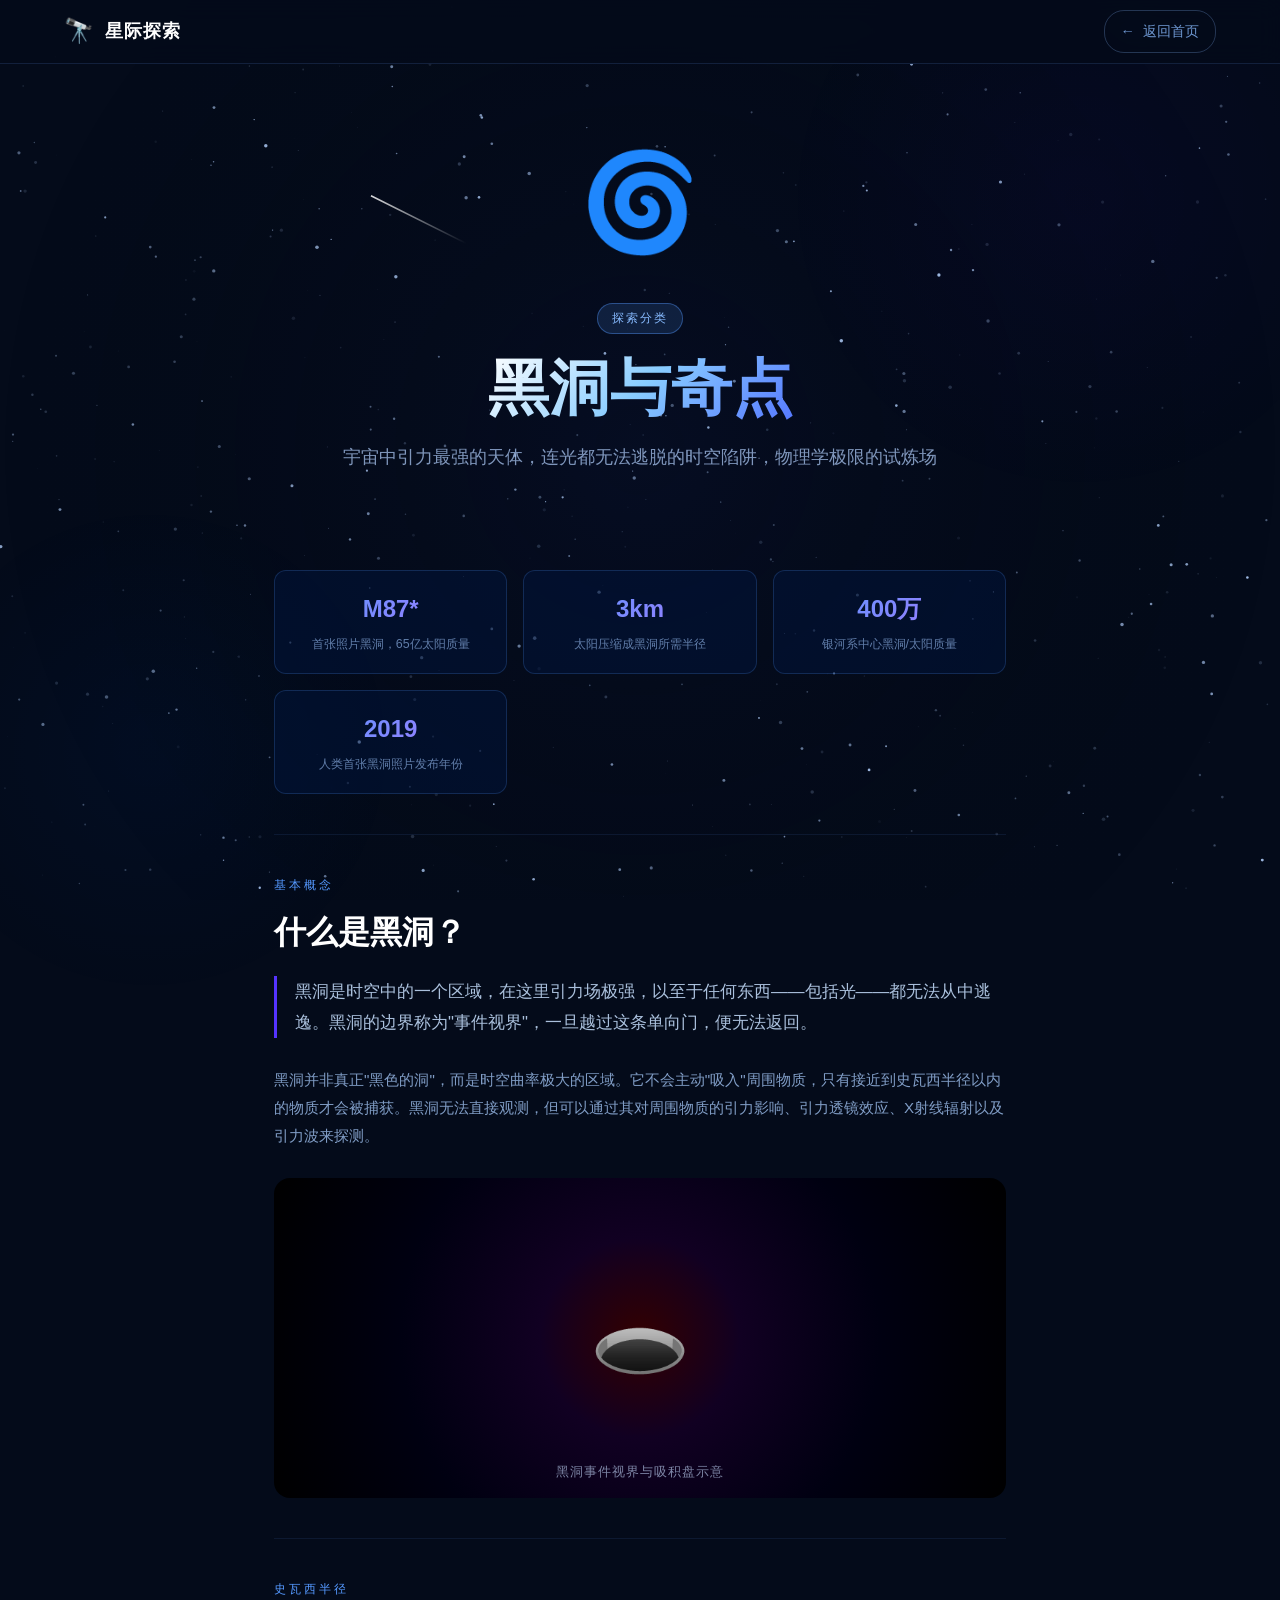
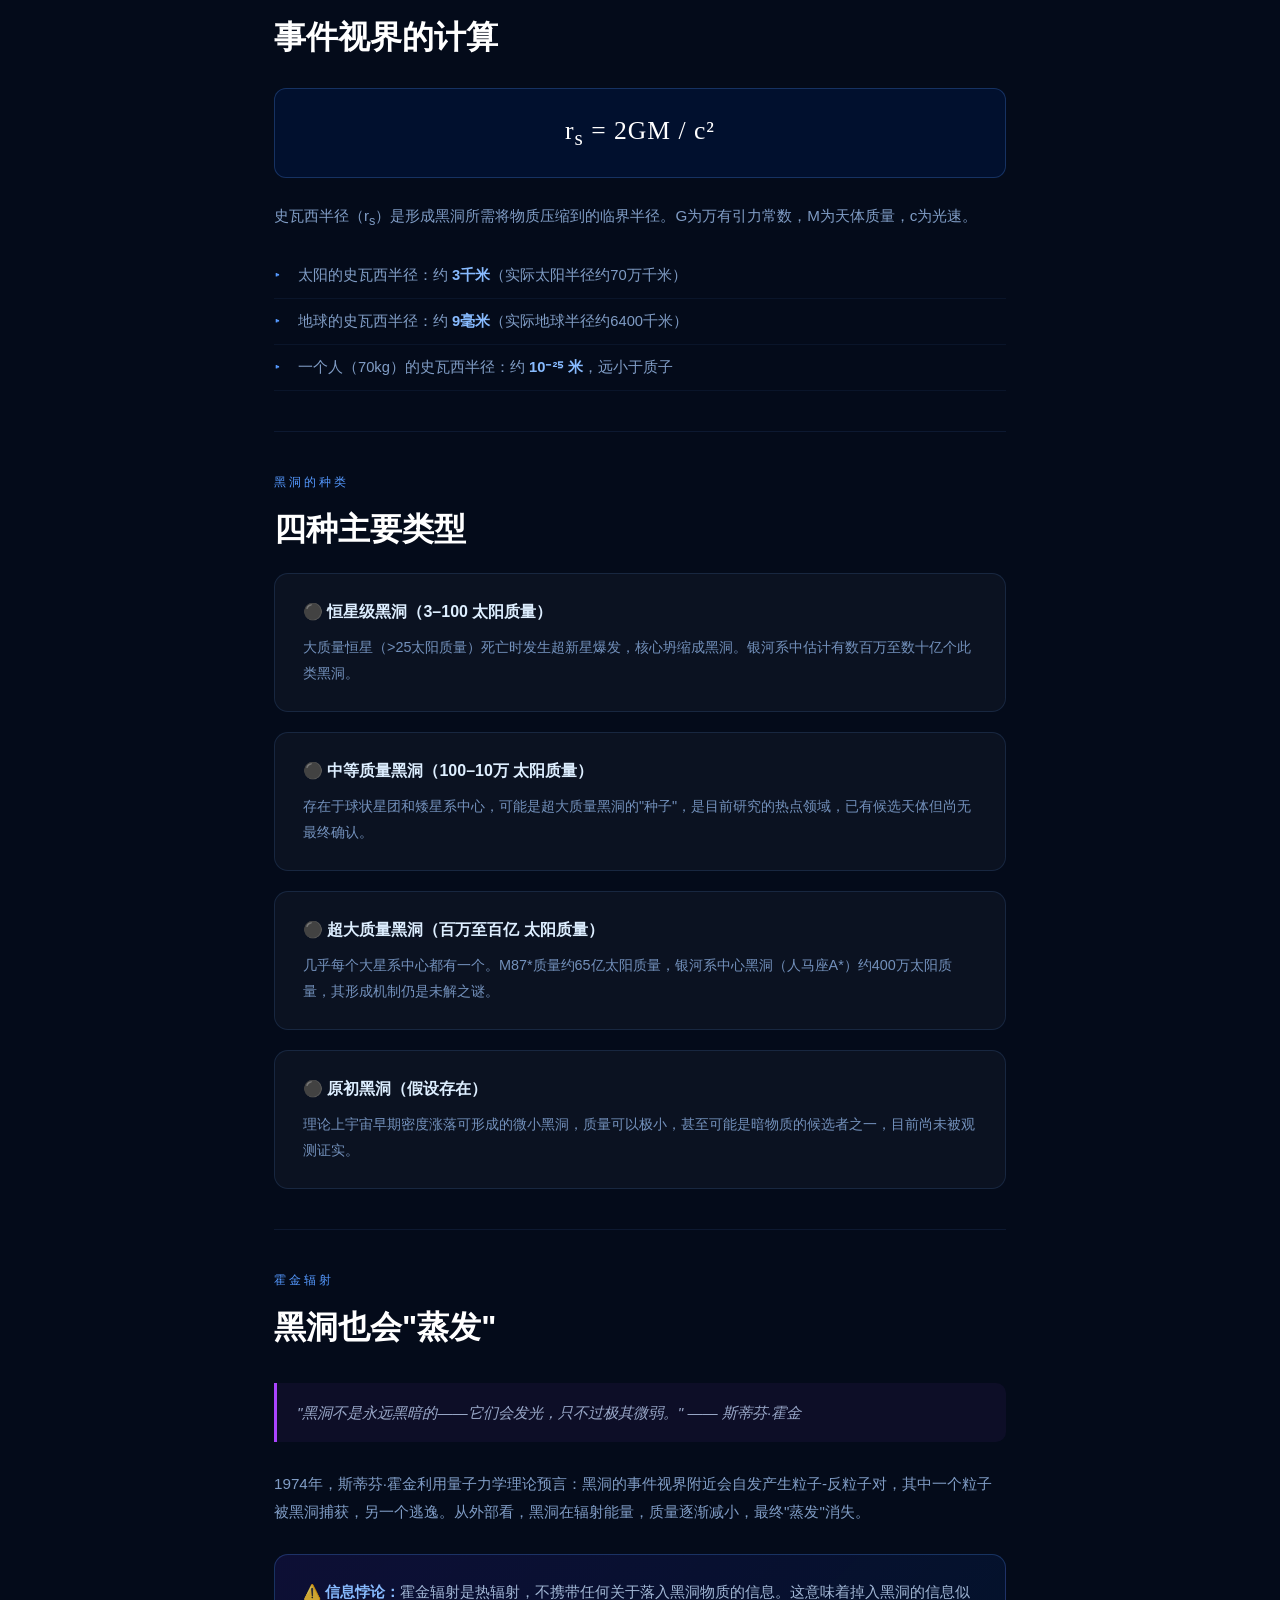
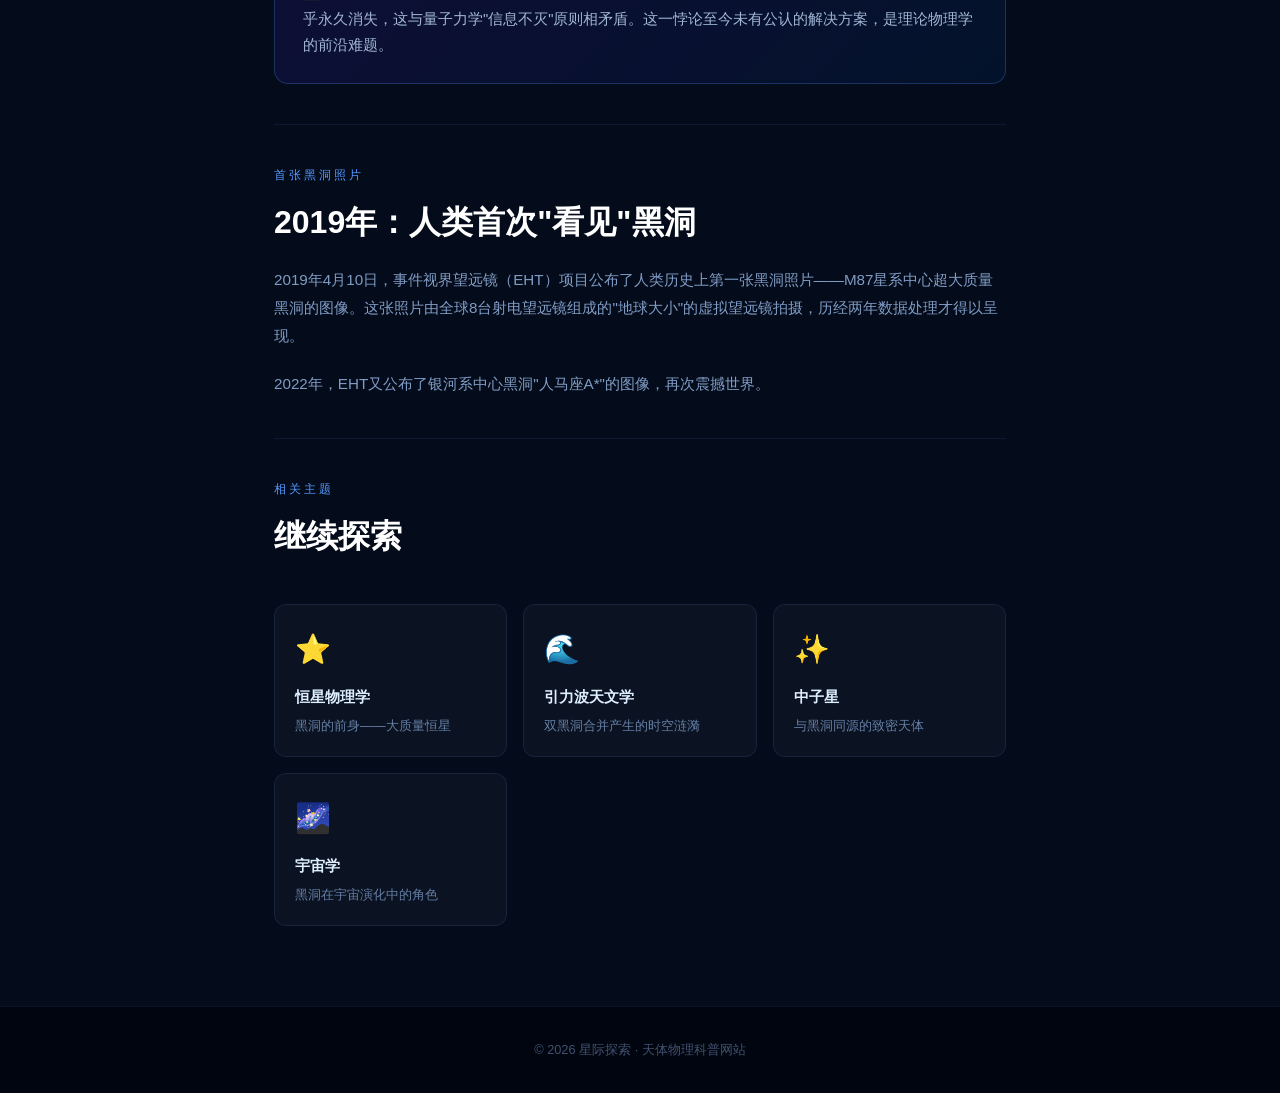
<file: blackhole.html>
<!DOCTYPE html>
<html lang="zh-CN">
<head>
  <meta charset="UTF-8">
  <meta name="viewport" content="width=device-width, initial-scale=1.0, maximum-scale=1.0, user-scalable=no">
  <meta name="theme-color" content="#040b1a">
  <meta name="apple-mobile-web-app-capable" content="yes">
  <meta name="apple-mobile-web-app-status-bar-style" content="black-translucent">
  <meta name="apple-mobile-web-app-title" content="星际探索">
  <link rel="manifest" href="manifest.json">
  <link rel="icon" type="image/svg+xml" href="data:image/svg+xml,<svg xmlns='http://www.w3.org/2000/svg' viewBox='0 0 192 192'><defs><linearGradient id='grad' x1='0%' y1='0%' x2='100%' y2='100%'><stop offset='0%' style='stop-color:%231e3a8a;stop-opacity:1' /><stop offset='100%' style='stop-color:%237c3aed;stop-opacity:1' /></linearGradient></defs><rect width='192' height='192' fill='url(%23grad)'/><circle cx='96' cy='96' r='60' fill='none' stroke='%23fbbf24' stroke-width='3'/><circle cx='96' cy='96' r='8' fill='%23fbbf24'/></svg>">
  <title>黑洞与奇点 · 星际探索</title>
  <link rel="stylesheet" href="common.css">
</head>
<body>
<div class="bg-glow-1"></div><div class="bg-glow-2"></div>
<canvas id="starCanvas"></canvas>
<div class="progress-bar" id="progressBar"></div>

<nav class="navbar" id="navbar">
  <a href="index.html" class="nav-logo"><span class="nav-logo-icon">🔭</span><span>星际探索</span></a>
  <a href="index.html#explore" class="nav-back">← <span>返回首页</span></a>
</nav>

<div class="detail-hero">
  <div class="detail-hero-icon">🌀</div>
  <span class="detail-badge">探索分类</span>
  <h1>黑洞与奇点</h1>
  <p class="detail-hero-sub">宇宙中引力最强的天体，连光都无法逃脱的时空陷阱，物理学极限的试炼场</p>
</div>

<div class="content-wrap">
  <div class="data-grid reveal">
    <div class="data-item"><div class="data-num">M87*</div><div class="data-label">首张照片黑洞，65亿太阳质量</div></div>
    <div class="data-item"><div class="data-num">3km</div><div class="data-label">太阳压缩成黑洞所需半径</div></div>
    <div class="data-item"><div class="data-num">400万</div><div class="data-label">银河系中心黑洞/太阳质量</div></div>
    <div class="data-item"><div class="data-num">2019</div><div class="data-label">人类首张黑洞照片发布年份</div></div>
  </div>

  <hr class="divider">

  <div class="section-tag reveal">基本概念</div>
  <h2 class="block-title reveal">什么是黑洞？</h2>
  <p class="lead-text reveal">黑洞是时空中的一个区域，在这里引力场极强，以至于任何东西——包括光——都无法从中逃逸。黑洞的边界称为"事件视界"，一旦越过这条单向门，便无法返回。</p>
  <p class="body-text reveal">黑洞并非真正"黑色的洞"，而是时空曲率极大的区域。它不会主动"吸入"周围物质，只有接近到史瓦西半径以内的物质才会被捕获。黑洞无法直接观测，但可以通过其对周围物质的引力影响、引力透镜效应、X射线辐射以及引力波来探测。</p>

  <div class="visual-block reveal" style="background: radial-gradient(circle at 50%, #330000 0%, #110022 25%, #000011 60%, #000000 100%);">
    <span>🕳️</span>
    <div class="visual-label">黑洞事件视界与吸积盘示意</div>
  </div>

  <hr class="divider">

  <div class="section-tag reveal">史瓦西半径</div>
  <h2 class="block-title reveal">事件视界的计算</h2>
  <div class="eq-block reveal">r<sub>s</sub> = 2GM / c²</div>
  <p class="body-text reveal">史瓦西半径（r<sub>s</sub>）是形成黑洞所需将物质压缩到的临界半径。G为万有引力常数，M为天体质量，c为光速。</p>
  <ul class="styled-list reveal">
    <li>太阳的史瓦西半径：约 <strong style="color:#88bbff">3千米</strong>（实际太阳半径约70万千米）</li>
    <li>地球的史瓦西半径：约 <strong style="color:#88bbff">9毫米</strong>（实际地球半径约6400千米）</li>
    <li>一个人（70kg）的史瓦西半径：约 <strong style="color:#88bbff">10⁻²⁵ 米</strong>，远小于质子</li>
  </ul>

  <hr class="divider">

  <div class="section-tag reveal">黑洞的种类</div>
  <h2 class="block-title reveal">四种主要类型</h2>
  <div class="info-card reveal">
    <div class="info-card-title">⚫ 恒星级黑洞（3–100 太阳质量）</div>
    <div class="info-card-text">大质量恒星（&gt;25太阳质量）死亡时发生超新星爆发，核心坍缩成黑洞。银河系中估计有数百万至数十亿个此类黑洞。</div>
  </div>
  <div class="info-card reveal">
    <div class="info-card-title">⚫ 中等质量黑洞（100–10万 太阳质量）</div>
    <div class="info-card-text">存在于球状星团和矮星系中心，可能是超大质量黑洞的"种子"，是目前研究的热点领域，已有候选天体但尚无最终确认。</div>
  </div>
  <div class="info-card reveal">
    <div class="info-card-title">⚫ 超大质量黑洞（百万至百亿 太阳质量）</div>
    <div class="info-card-text">几乎每个大星系中心都有一个。M87*质量约65亿太阳质量，银河系中心黑洞（人马座A*）约400万太阳质量，其形成机制仍是未解之谜。</div>
  </div>
  <div class="info-card reveal">
    <div class="info-card-title">⚫ 原初黑洞（假设存在）</div>
    <div class="info-card-text">理论上宇宙早期密度涨落可形成的微小黑洞，质量可以极小，甚至可能是暗物质的候选者之一，目前尚未被观测证实。</div>
  </div>

  <hr class="divider">

  <div class="section-tag reveal">霍金辐射</div>
  <h2 class="block-title reveal">黑洞也会"蒸发"</h2>
  <blockquote class="reveal">"黑洞不是永远黑暗的——它们会发光，只不过极其微弱。" —— 斯蒂芬·霍金</blockquote>
  <p class="body-text reveal">1974年，斯蒂芬·霍金利用量子力学理论预言：黑洞的事件视界附近会自发产生粒子-反粒子对，其中一个粒子被黑洞捕获，另一个逃逸。从外部看，黑洞在辐射能量，质量逐渐减小，最终"蒸发"消失。</p>
  <div class="highlight-box reveal">
    <p>⚠️ <strong style="color:#88bbff">信息悖论：</strong>霍金辐射是热辐射，不携带任何关于落入黑洞物质的信息。这意味着掉入黑洞的信息似乎永久消失，这与量子力学"信息不灭"原则相矛盾。这一悖论至今未有公认的解决方案，是理论物理学的前沿难题。</p>
  </div>

  <hr class="divider">

  <div class="section-tag reveal">首张黑洞照片</div>
  <h2 class="block-title reveal">2019年：人类首次"看见"黑洞</h2>
  <p class="body-text reveal">2019年4月10日，事件视界望远镜（EHT）项目公布了人类历史上第一张黑洞照片——M87星系中心超大质量黑洞的图像。这张照片由全球8台射电望远镜组成的"地球大小"的虚拟望远镜拍摄，历经两年数据处理才得以呈现。</p>
  <p class="body-text reveal">2022年，EHT又公布了银河系中心黑洞"人马座A*"的图像，再次震撼世界。</p>

  <hr class="divider">
  <div class="section-tag reveal">相关主题</div>
  <h2 class="block-title reveal">继续探索</h2>
  <div class="related-grid">
    <a href="stars.html" class="related-card reveal"><div class="related-icon">⭐</div><div class="related-title">恒星物理学</div><div class="related-desc">黑洞的前身——大质量恒星</div></a>
    <a href="gravitational-waves.html" class="related-card reveal"><div class="related-icon">🌊</div><div class="related-title">引力波天文学</div><div class="related-desc">双黑洞合并产生的时空涟漪</div></a>
    <a href="neutronstar.html" class="related-card reveal"><div class="related-icon">✨</div><div class="related-title">中子星</div><div class="related-desc">与黑洞同源的致密天体</div></a>
    <a href="cosmology.html" class="related-card reveal"><div class="related-icon">🌌</div><div class="related-title">宇宙学</div><div class="related-desc">黑洞在宇宙演化中的角色</div></a>
  </div>
</div>

<footer class="page-footer"><p>© 2026 星际探索 · 天体物理科普网站</p></footer>
<script src="common.js"></script>
</body>
</html>
</file>
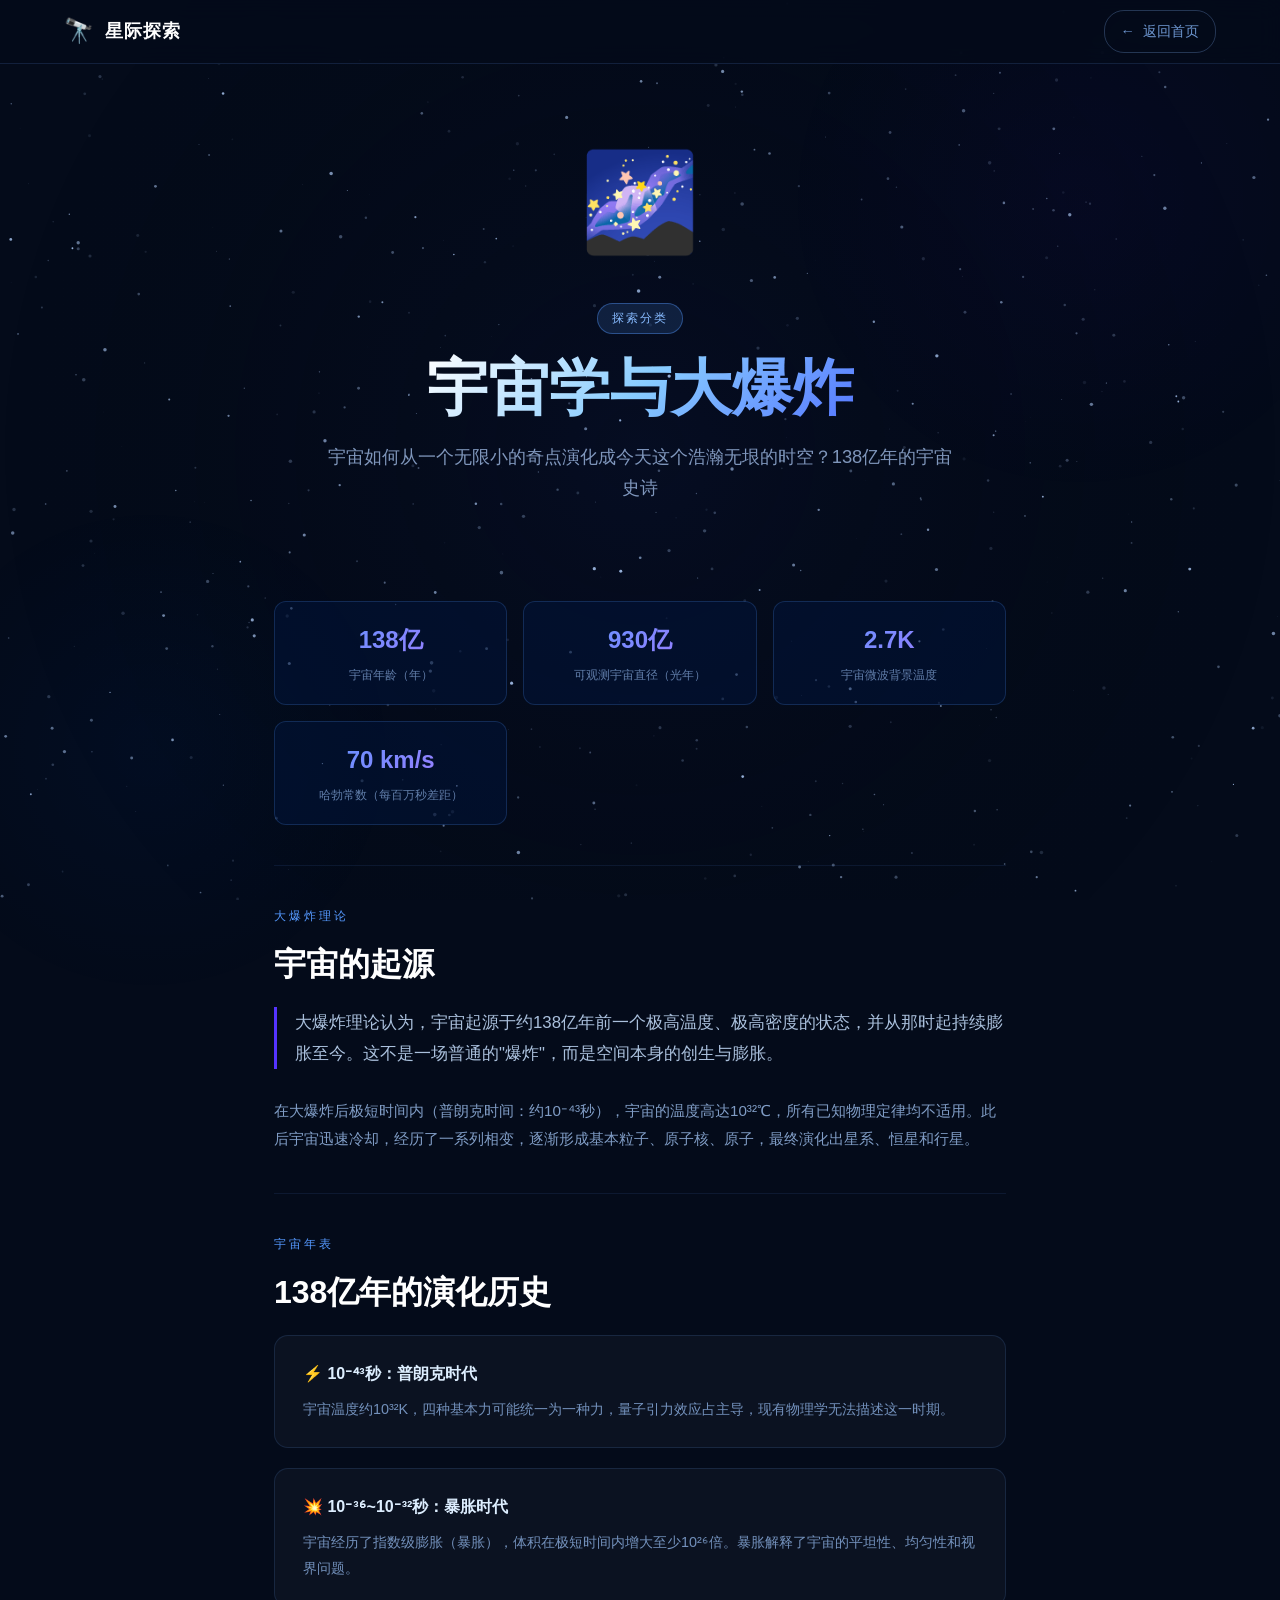
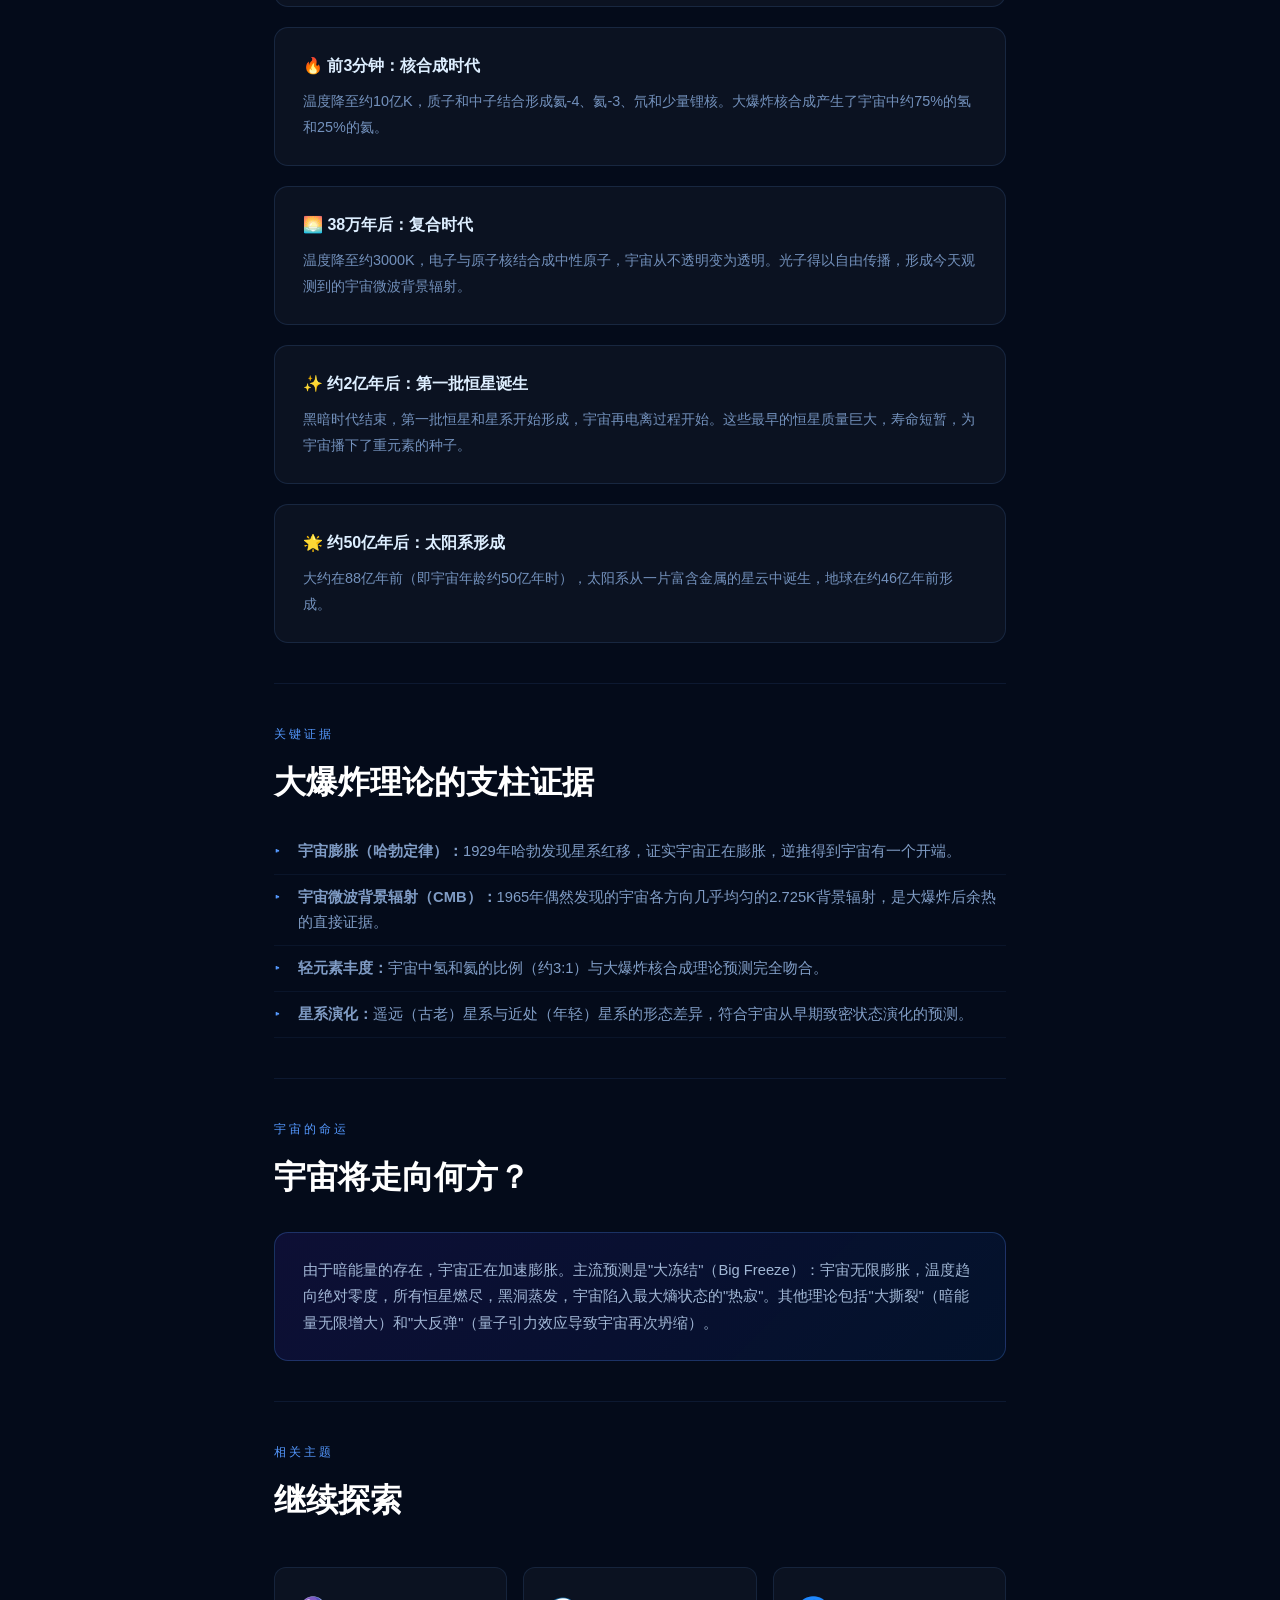
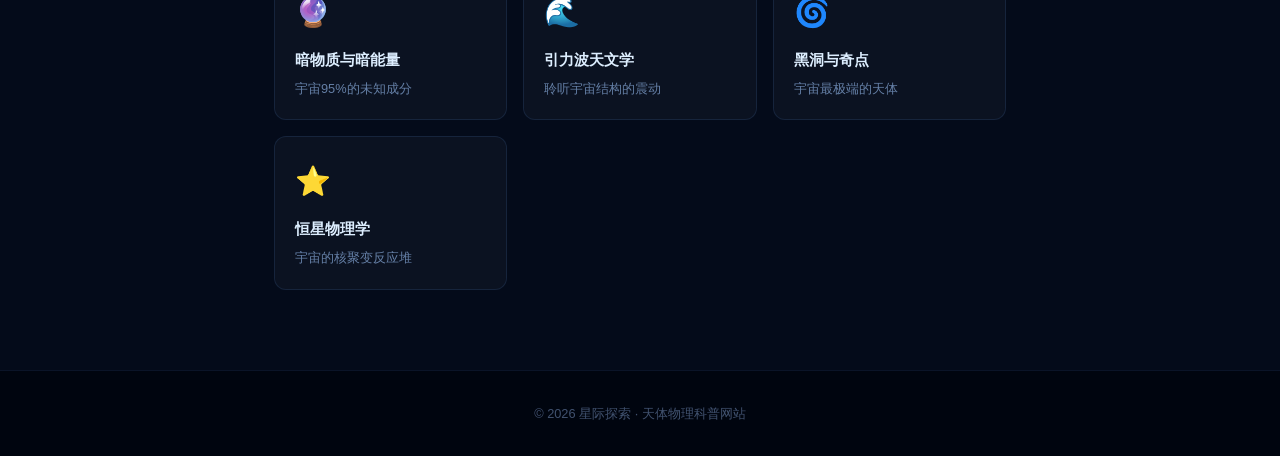
<file: cosmology.html>
<!DOCTYPE html>
<html lang="zh-CN">
<head>
  <meta charset="UTF-8">
  <meta name="viewport" content="width=device-width, initial-scale=1.0, maximum-scale=1.0, user-scalable=no">
  <meta name="theme-color" content="#040b1a">  <meta name="apple-mobile-web-app-capable" content="yes">
  <meta name="apple-mobile-web-app-status-bar-style" content="black-translucent">
  <meta name="apple-mobile-web-app-title" content="星际探索">
  <link rel="manifest" href="manifest.json">
  <link rel="icon" type="image/svg+xml" href="data:image/svg+xml,<svg xmlns='http://www.w3.org/2000/svg' viewBox='0 0 192 192'><defs><linearGradient id='grad' x1='0%' y1='0%' x2='100%' y2='100%'><stop offset='0%' style='stop-color:%231e3a8a;stop-opacity:1' /><stop offset='100%' style='stop-color:%237c3aed;stop-opacity:1' /></linearGradient></defs><rect width='192' height='192' fill='url(%23grad)'/><circle cx='96' cy='96' r='60' fill='none' stroke='%23fbbf24' stroke-width='3'/><circle cx='96' cy='96' r='8' fill='%23fbbf24'/></svg>">
  <title>宇宙学与大爆炸 · 星际探索</title>
  <link rel="stylesheet" href="common.css">
</head>
<body>
<div class="bg-glow-1"></div><div class="bg-glow-2"></div>
<canvas id="starCanvas"></canvas>
<div class="progress-bar" id="progressBar"></div>
<nav class="navbar" id="navbar">
  <a href="index.html" class="nav-logo"><span class="nav-logo-icon">🔭</span><span>星际探索</span></a>
  <a href="index.html#explore" class="nav-back">← <span>返回首页</span></a>
</nav>

<div class="detail-hero">
  <div class="detail-hero-icon">🌌</div>
  <span class="detail-badge">探索分类</span>
  <h1>宇宙学与大爆炸</h1>
  <p class="detail-hero-sub">宇宙如何从一个无限小的奇点演化成今天这个浩瀚无垠的时空？138亿年的宇宙史诗</p>
</div>

<div class="content-wrap">
  <div class="data-grid reveal">
    <div class="data-item"><div class="data-num">138亿</div><div class="data-label">宇宙年龄（年）</div></div>
    <div class="data-item"><div class="data-num">930亿</div><div class="data-label">可观测宇宙直径（光年）</div></div>
    <div class="data-item"><div class="data-num">2.7K</div><div class="data-label">宇宙微波背景温度</div></div>
    <div class="data-item"><div class="data-num">70 km/s</div><div class="data-label">哈勃常数（每百万秒差距）</div></div>
  </div>

  <hr class="divider">

  <div class="section-tag reveal">大爆炸理论</div>
  <h2 class="block-title reveal">宇宙的起源</h2>
  <p class="lead-text reveal">大爆炸理论认为，宇宙起源于约138亿年前一个极高温度、极高密度的状态，并从那时起持续膨胀至今。这不是一场普通的"爆炸"，而是空间本身的创生与膨胀。</p>
  <p class="body-text reveal">在大爆炸后极短时间内（普朗克时间：约10⁻⁴³秒），宇宙的温度高达10³²℃，所有已知物理定律均不适用。此后宇宙迅速冷却，经历了一系列相变，逐渐形成基本粒子、原子核、原子，最终演化出星系、恒星和行星。</p>

  <hr class="divider">

  <div class="section-tag reveal">宇宙年表</div>
  <h2 class="block-title reveal">138亿年的演化历史</h2>
  <div class="info-card reveal">
    <div class="info-card-title">⚡ 10⁻⁴³秒：普朗克时代</div>
    <div class="info-card-text">宇宙温度约10³²K，四种基本力可能统一为一种力，量子引力效应占主导，现有物理学无法描述这一时期。</div>
  </div>
  <div class="info-card reveal">
    <div class="info-card-title">💥 10⁻³⁶~10⁻³²秒：暴胀时代</div>
    <div class="info-card-text">宇宙经历了指数级膨胀（暴胀），体积在极短时间内增大至少10²⁶倍。暴胀解释了宇宙的平坦性、均匀性和视界问题。</div>
  </div>
  <div class="info-card reveal">
    <div class="info-card-title">🔥 前3分钟：核合成时代</div>
    <div class="info-card-text">温度降至约10亿K，质子和中子结合形成氦-4、氦-3、氘和少量锂核。大爆炸核合成产生了宇宙中约75%的氢和25%的氦。</div>
  </div>
  <div class="info-card reveal">
    <div class="info-card-title">🌅 38万年后：复合时代</div>
    <div class="info-card-text">温度降至约3000K，电子与原子核结合成中性原子，宇宙从不透明变为透明。光子得以自由传播，形成今天观测到的宇宙微波背景辐射。</div>
  </div>
  <div class="info-card reveal">
    <div class="info-card-title">✨ 约2亿年后：第一批恒星诞生</div>
    <div class="info-card-text">黑暗时代结束，第一批恒星和星系开始形成，宇宙再电离过程开始。这些最早的恒星质量巨大，寿命短暂，为宇宙播下了重元素的种子。</div>
  </div>
  <div class="info-card reveal">
    <div class="info-card-title">🌟 约50亿年后：太阳系形成</div>
    <div class="info-card-text">大约在88亿年前（即宇宙年龄约50亿年时），太阳系从一片富含金属的星云中诞生，地球在约46亿年前形成。</div>
  </div>

  <hr class="divider">

  <div class="section-tag reveal">关键证据</div>
  <h2 class="block-title reveal">大爆炸理论的支柱证据</h2>
  <ul class="styled-list reveal">
    <li><strong>宇宙膨胀（哈勃定律）：</strong>1929年哈勃发现星系红移，证实宇宙正在膨胀，逆推得到宇宙有一个开端。</li>
    <li><strong>宇宙微波背景辐射（CMB）：</strong>1965年偶然发现的宇宙各方向几乎均匀的2.725K背景辐射，是大爆炸后余热的直接证据。</li>
    <li><strong>轻元素丰度：</strong>宇宙中氢和氦的比例（约3:1）与大爆炸核合成理论预测完全吻合。</li>
    <li><strong>星系演化：</strong>遥远（古老）星系与近处（年轻）星系的形态差异，符合宇宙从早期致密状态演化的预测。</li>
  </ul>

  <hr class="divider">

  <div class="section-tag reveal">宇宙的命运</div>
  <h2 class="block-title reveal">宇宙将走向何方？</h2>
  <div class="highlight-box reveal">
    <p>由于暗能量的存在，宇宙正在加速膨胀。主流预测是"大冻结"（Big Freeze）：宇宙无限膨胀，温度趋向绝对零度，所有恒星燃尽，黑洞蒸发，宇宙陷入最大熵状态的"热寂"。其他理论包括"大撕裂"（暗能量无限增大）和"大反弹"（量子引力效应导致宇宙再次坍缩）。</p>
  </div>

  <hr class="divider">
  <div class="section-tag reveal">相关主题</div>
  <h2 class="block-title reveal">继续探索</h2>
  <div class="related-grid">
    <a href="dark-matter.html" class="related-card reveal"><div class="related-icon">🔮</div><div class="related-title">暗物质与暗能量</div><div class="related-desc">宇宙95%的未知成分</div></a>
    <a href="gravitational-waves.html" class="related-card reveal"><div class="related-icon">🌊</div><div class="related-title">引力波天文学</div><div class="related-desc">聆听宇宙结构的震动</div></a>
    <a href="blackhole.html" class="related-card reveal"><div class="related-icon">🌀</div><div class="related-title">黑洞与奇点</div><div class="related-desc">宇宙最极端的天体</div></a>
    <a href="stars.html" class="related-card reveal"><div class="related-icon">⭐</div><div class="related-title">恒星物理学</div><div class="related-desc">宇宙的核聚变反应堆</div></a>
  </div>
</div>

<footer class="page-footer"><p>© 2026 星际探索 · 天体物理科普网站</p></footer>
<script src="common.js"></script>
</body>
</html>
</file>
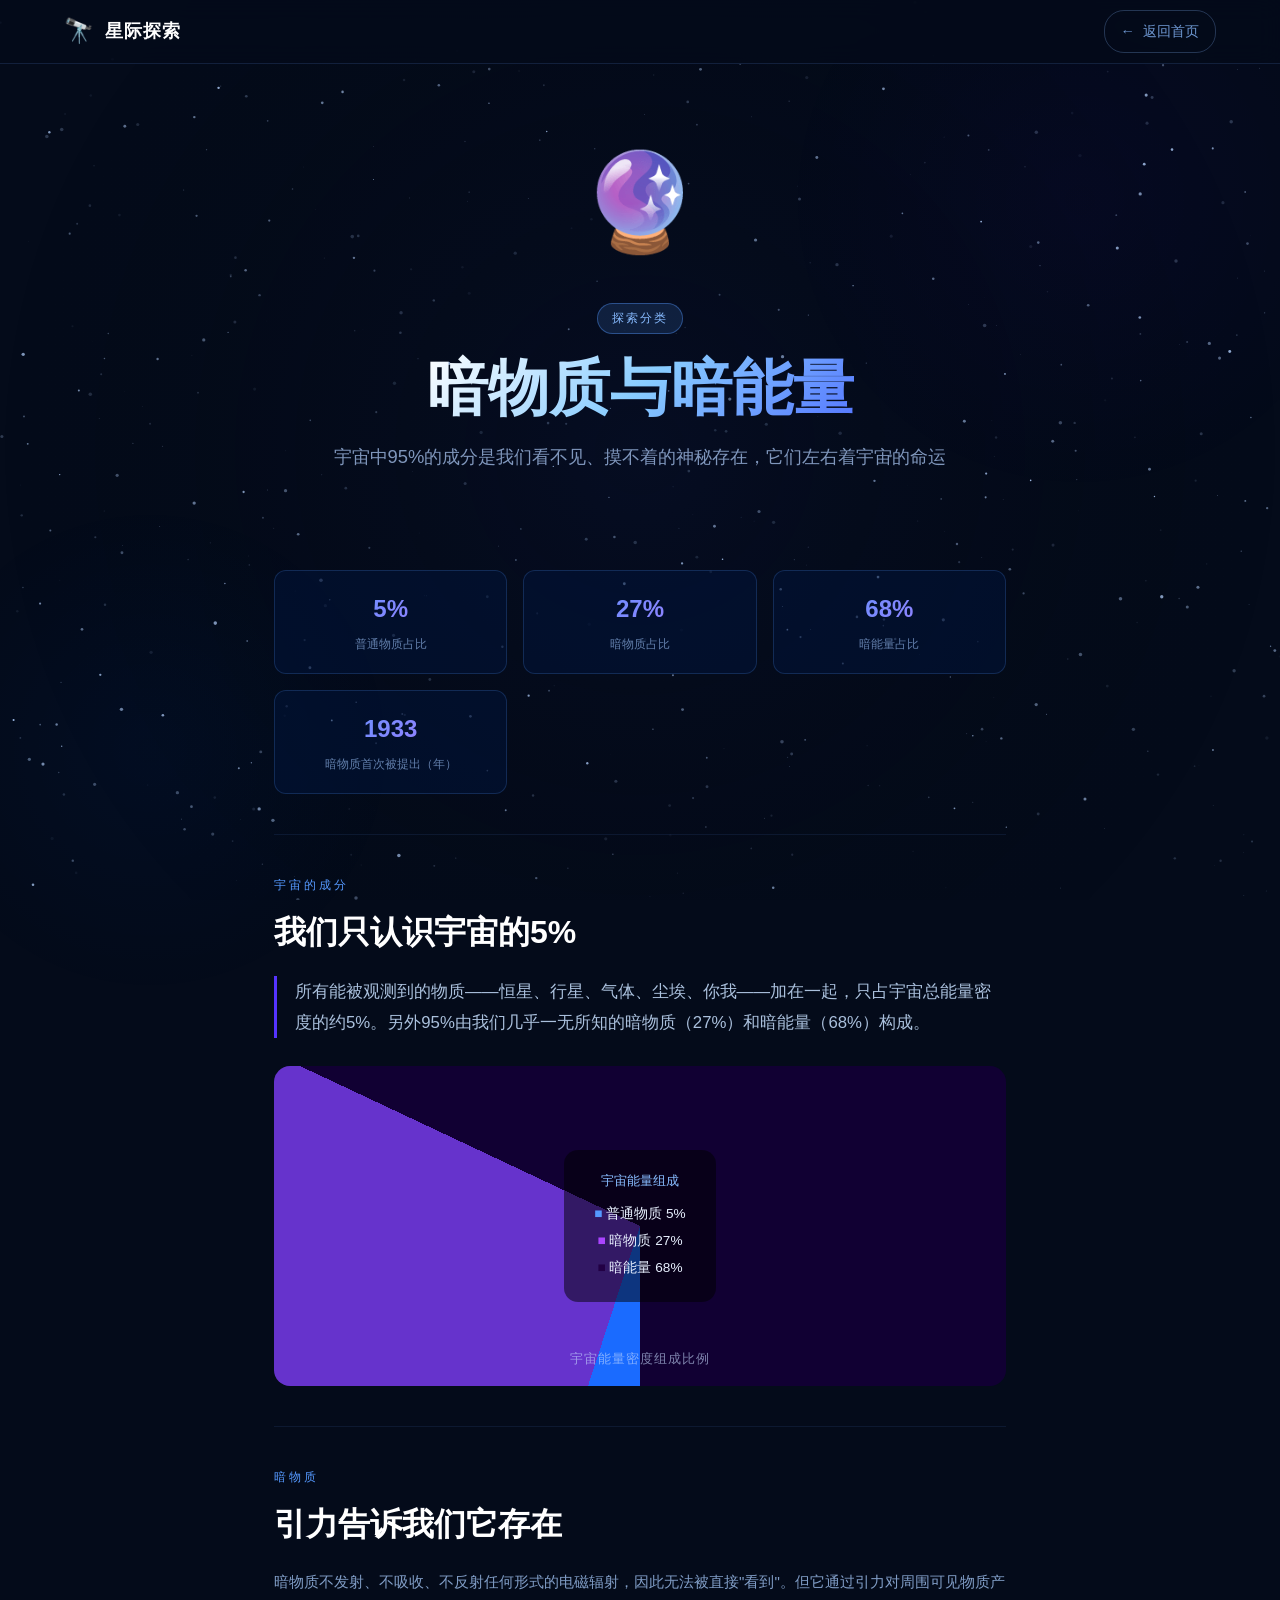
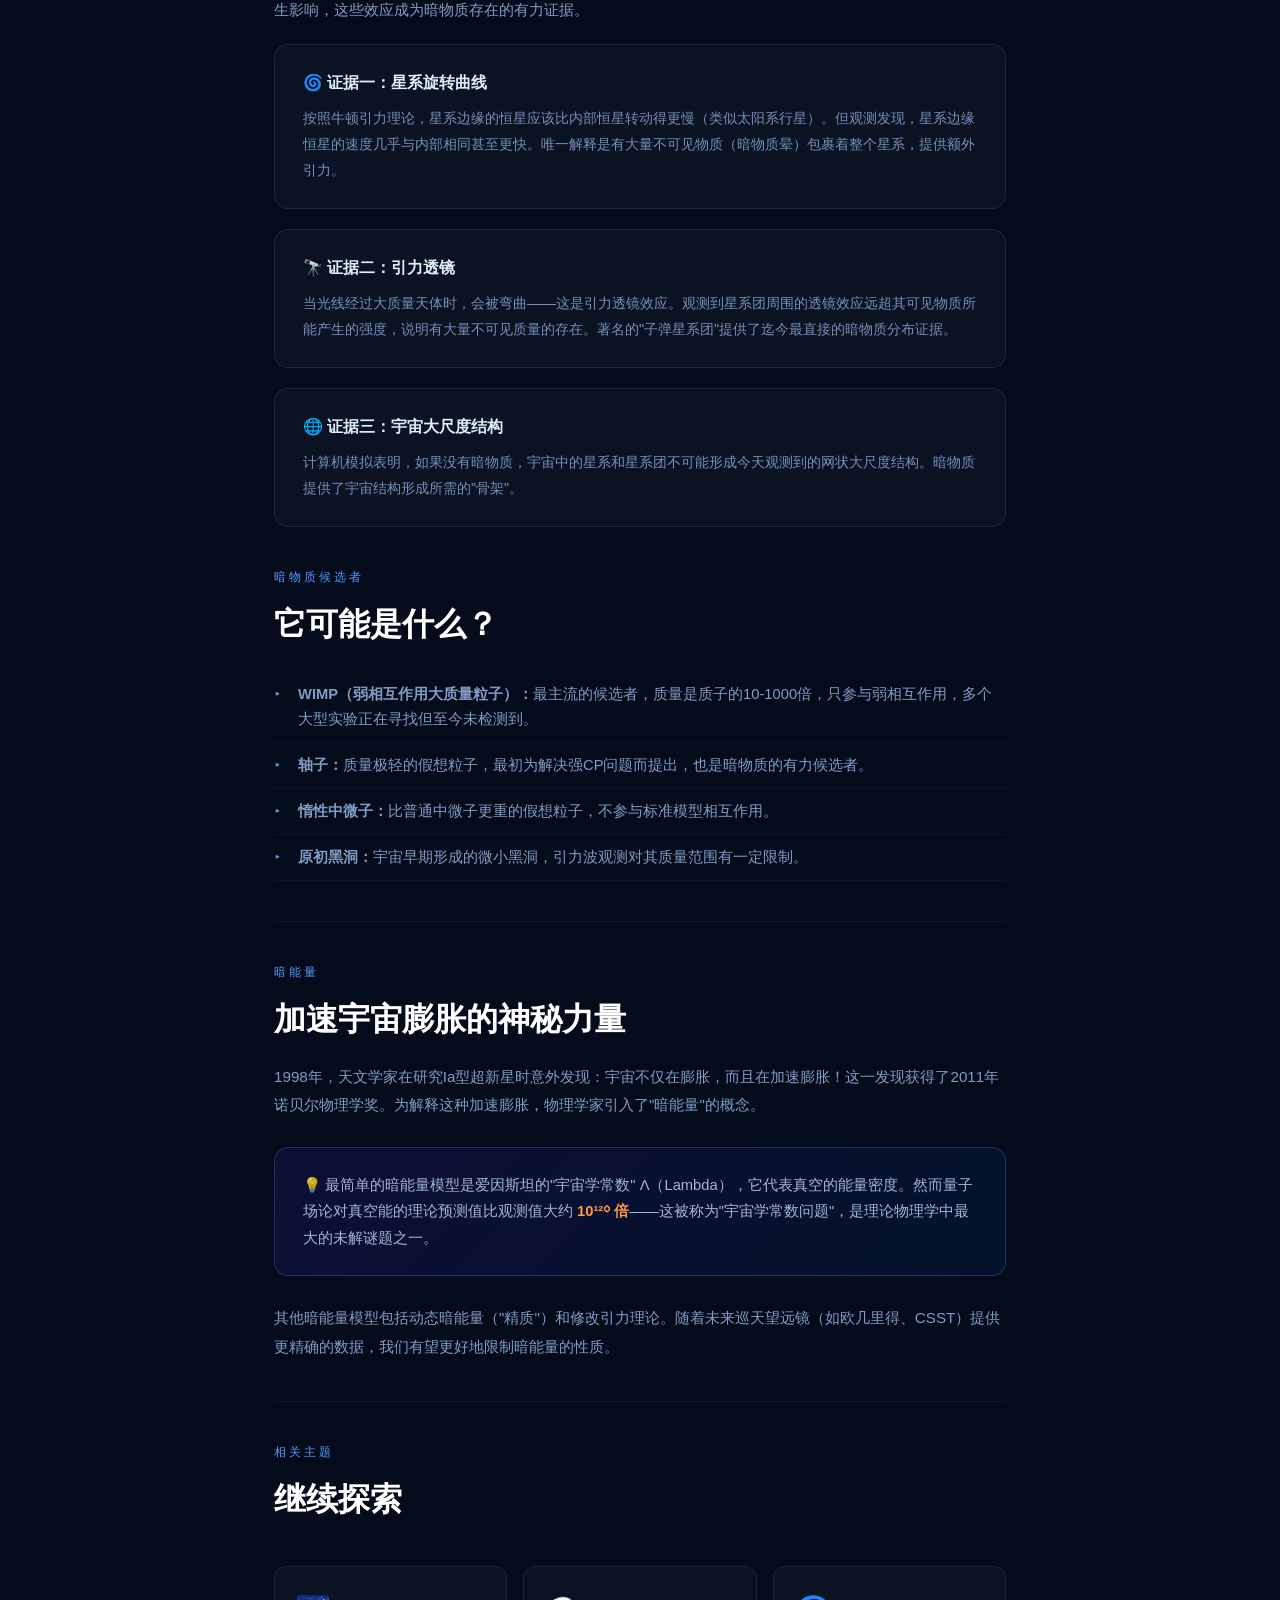
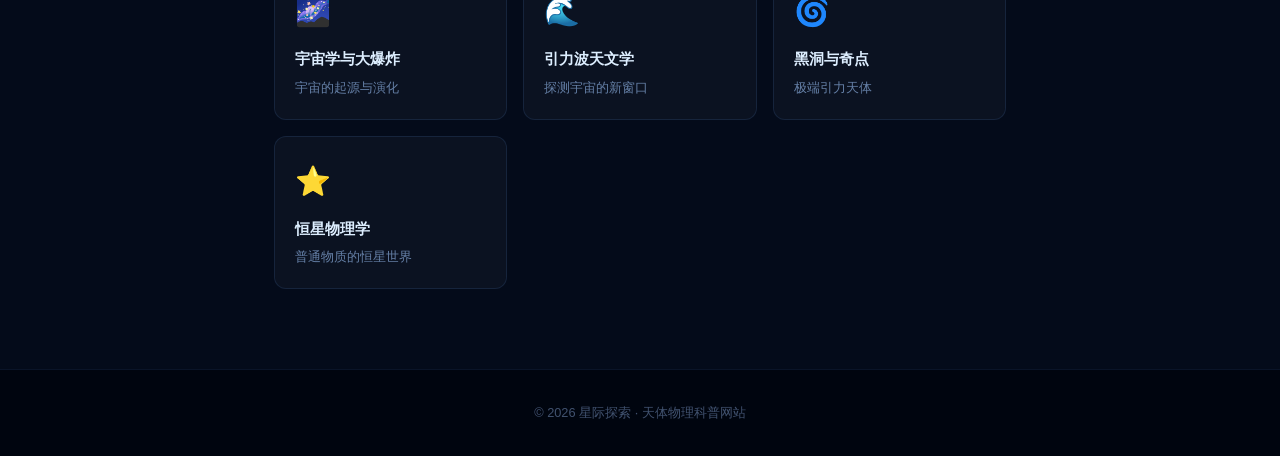
<file: dark-matter.html>
<!DOCTYPE html>
<html lang="zh-CN">
<head>
  <meta charset="UTF-8">
  <meta name="viewport" content="width=device-width, initial-scale=1.0, maximum-scale=1.0, user-scalable=no">
  <meta name="theme-color" content="#040b1a">  <meta name="apple-mobile-web-app-capable" content="yes">
  <meta name="apple-mobile-web-app-status-bar-style" content="black-translucent">
  <meta name="apple-mobile-web-app-title" content="星际探索">
  <link rel="manifest" href="manifest.json">
  <link rel="icon" type="image/svg+xml" href="data:image/svg+xml,<svg xmlns='http://www.w3.org/2000/svg' viewBox='0 0 192 192'><defs><linearGradient id='grad' x1='0%' y1='0%' x2='100%' y2='100%'><stop offset='0%' style='stop-color:%231e3a8a;stop-opacity:1' /><stop offset='100%' style='stop-color:%237c3aed;stop-opacity:1' /></linearGradient></defs><rect width='192' height='192' fill='url(%23grad)'/><circle cx='96' cy='96' r='60' fill='none' stroke='%23fbbf24' stroke-width='3'/><circle cx='96' cy='96' r='8' fill='%23fbbf24'/></svg>">
  <title>暗物质与暗能量 · 星际探索</title>
  <link rel="stylesheet" href="common.css">
</head>
<body>
<div class="bg-glow-1"></div><div class="bg-glow-2"></div>
<canvas id="starCanvas"></canvas>
<div class="progress-bar" id="progressBar"></div>
<nav class="navbar" id="navbar">
  <a href="index.html" class="nav-logo"><span class="nav-logo-icon">🔭</span><span>星际探索</span></a>
  <a href="index.html#explore" class="nav-back">← <span>返回首页</span></a>
</nav>

<div class="detail-hero">
  <div class="detail-hero-icon">🔮</div>
  <span class="detail-badge">探索分类</span>
  <h1>暗物质与暗能量</h1>
  <p class="detail-hero-sub">宇宙中95%的成分是我们看不见、摸不着的神秘存在，它们左右着宇宙的命运</p>
</div>

<div class="content-wrap">
  <div class="data-grid reveal">
    <div class="data-item"><div class="data-num">5%</div><div class="data-label">普通物质占比</div></div>
    <div class="data-item"><div class="data-num">27%</div><div class="data-label">暗物质占比</div></div>
    <div class="data-item"><div class="data-num">68%</div><div class="data-label">暗能量占比</div></div>
    <div class="data-item"><div class="data-num">1933</div><div class="data-label">暗物质首次被提出（年）</div></div>
  </div>

  <hr class="divider">

  <div class="section-tag reveal">宇宙的成分</div>
  <h2 class="block-title reveal">我们只认识宇宙的5%</h2>
  <p class="lead-text reveal">所有能被观测到的物质——恒星、行星、气体、尘埃、你我——加在一起，只占宇宙总能量密度的约5%。另外95%由我们几乎一无所知的暗物质（27%）和暗能量（68%）构成。</p>

  <div class="visual-block reveal" style="background: conic-gradient(from 180deg, #1a6bff 0% 5%, #6633cc 5% 32%, #110033 32% 100%); display:flex; align-items:center; justify-content:center; font-size:2.5rem; gap: 20px;">
    <div style="text-align:center; background:rgba(0,0,0,0.5); padding:20px 30px; border-radius:14px;">
      <div style="font-size:0.8rem; color:#88bbff; margin-bottom:8px;">宇宙能量组成</div>
      <div style="font-size:0.85rem; line-height:2;">
        <span style="color:#5599ff">■</span> 普通物质 5%<br>
        <span style="color:#aa44ff">■</span> 暗物质 27%<br>
        <span style="color:#220044">■</span> 暗能量 68%
      </div>
    </div>
    <div class="visual-label">宇宙能量密度组成比例</div>
  </div>

  <hr class="divider">

  <div class="section-tag reveal">暗物质</div>
  <h2 class="block-title reveal">引力告诉我们它存在</h2>
  <p class="body-text reveal">暗物质不发射、不吸收、不反射任何形式的电磁辐射，因此无法被直接"看到"。但它通过引力对周围可见物质产生影响，这些效应成为暗物质存在的有力证据。</p>
  <div class="info-card reveal">
    <div class="info-card-title">🌀 证据一：星系旋转曲线</div>
    <div class="info-card-text">按照牛顿引力理论，星系边缘的恒星应该比内部恒星转动得更慢（类似太阳系行星）。但观测发现，星系边缘恒星的速度几乎与内部相同甚至更快。唯一解释是有大量不可见物质（暗物质晕）包裹着整个星系，提供额外引力。</div>
  </div>
  <div class="info-card reveal">
    <div class="info-card-title">🔭 证据二：引力透镜</div>
    <div class="info-card-text">当光线经过大质量天体时，会被弯曲——这是引力透镜效应。观测到星系团周围的透镜效应远超其可见物质所能产生的强度，说明有大量不可见质量的存在。著名的"子弹星系团"提供了迄今最直接的暗物质分布证据。</div>
  </div>
  <div class="info-card reveal">
    <div class="info-card-title">🌐 证据三：宇宙大尺度结构</div>
    <div class="info-card-text">计算机模拟表明，如果没有暗物质，宇宙中的星系和星系团不可能形成今天观测到的网状大尺度结构。暗物质提供了宇宙结构形成所需的"骨架"。</div>
  </div>

  <div class="section-tag reveal" style="margin-top:40px;">暗物质候选者</div>
  <h2 class="block-title reveal">它可能是什么？</h2>
  <ul class="styled-list reveal">
    <li><strong>WIMP（弱相互作用大质量粒子）：</strong>最主流的候选者，质量是质子的10-1000倍，只参与弱相互作用，多个大型实验正在寻找但至今未检测到。</li>
    <li><strong>轴子：</strong>质量极轻的假想粒子，最初为解决强CP问题而提出，也是暗物质的有力候选者。</li>
    <li><strong>惰性中微子：</strong>比普通中微子更重的假想粒子，不参与标准模型相互作用。</li>
    <li><strong>原初黑洞：</strong>宇宙早期形成的微小黑洞，引力波观测对其质量范围有一定限制。</li>
  </ul>

  <hr class="divider">

  <div class="section-tag reveal">暗能量</div>
  <h2 class="block-title reveal">加速宇宙膨胀的神秘力量</h2>
  <p class="body-text reveal">1998年，天文学家在研究Ia型超新星时意外发现：宇宙不仅在膨胀，而且在加速膨胀！这一发现获得了2011年诺贝尔物理学奖。为解释这种加速膨胀，物理学家引入了"暗能量"的概念。</p>
  <div class="highlight-box reveal">
    <p>💡 最简单的暗能量模型是爱因斯坦的"宇宙学常数" Λ（Lambda），它代表真空的能量密度。然而量子场论对真空能的理论预测值比观测值大约 <strong style="color:#ff9944">10¹²⁰ 倍</strong>——这被称为"宇宙学常数问题"，是理论物理学中最大的未解谜题之一。</p>
  </div>
  <p class="body-text reveal">其他暗能量模型包括动态暗能量（"精质"）和修改引力理论。随着未来巡天望远镜（如欧几里得、CSST）提供更精确的数据，我们有望更好地限制暗能量的性质。</p>

  <hr class="divider">
  <div class="section-tag reveal">相关主题</div>
  <h2 class="block-title reveal">继续探索</h2>
  <div class="related-grid">
    <a href="cosmology.html" class="related-card reveal"><div class="related-icon">🌌</div><div class="related-title">宇宙学与大爆炸</div><div class="related-desc">宇宙的起源与演化</div></a>
    <a href="gravitational-waves.html" class="related-card reveal"><div class="related-icon">🌊</div><div class="related-title">引力波天文学</div><div class="related-desc">探测宇宙的新窗口</div></a>
    <a href="blackhole.html" class="related-card reveal"><div class="related-icon">🌀</div><div class="related-title">黑洞与奇点</div><div class="related-desc">极端引力天体</div></a>
    <a href="stars.html" class="related-card reveal"><div class="related-icon">⭐</div><div class="related-title">恒星物理学</div><div class="related-desc">普通物质的恒星世界</div></a>
  </div>
</div>

<footer class="page-footer"><p>© 2026 星际探索 · 天体物理科普网站</p></footer>
<script src="common.js"></script>
</body>
</html>
</file>
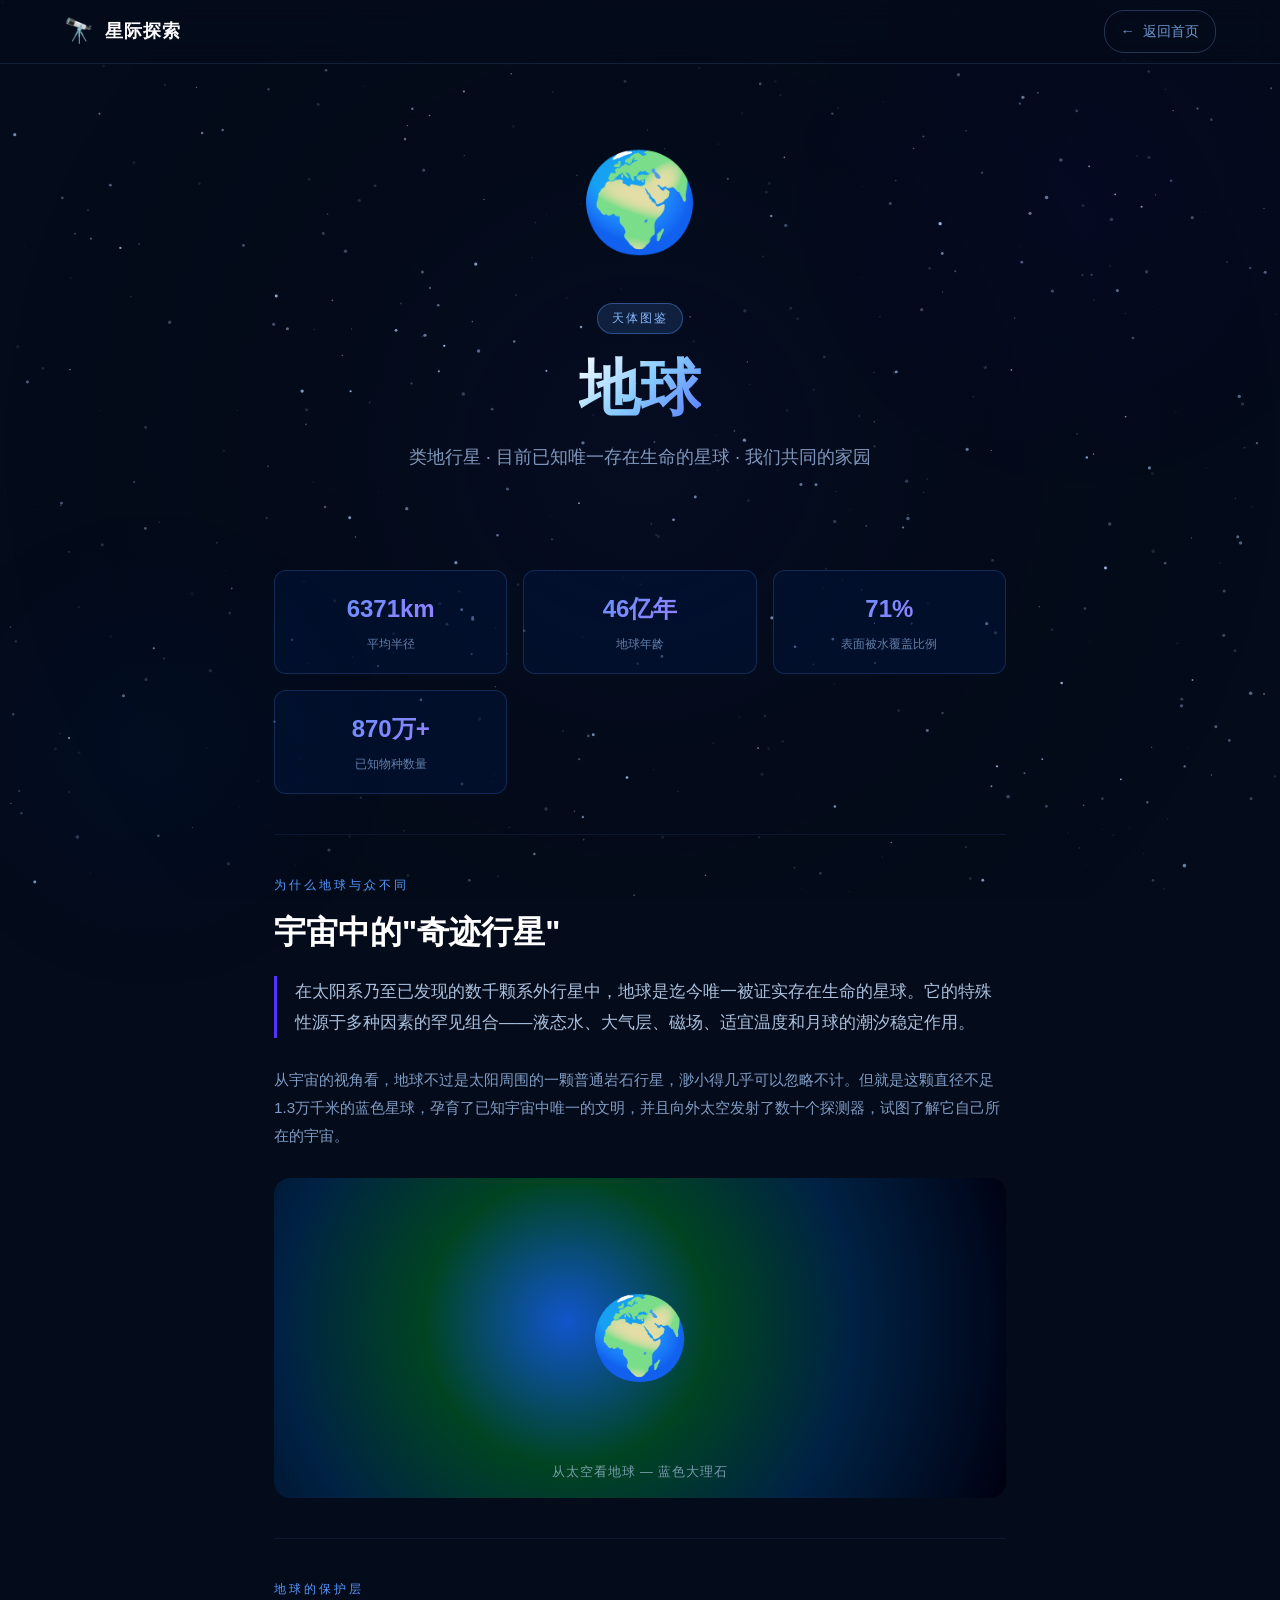
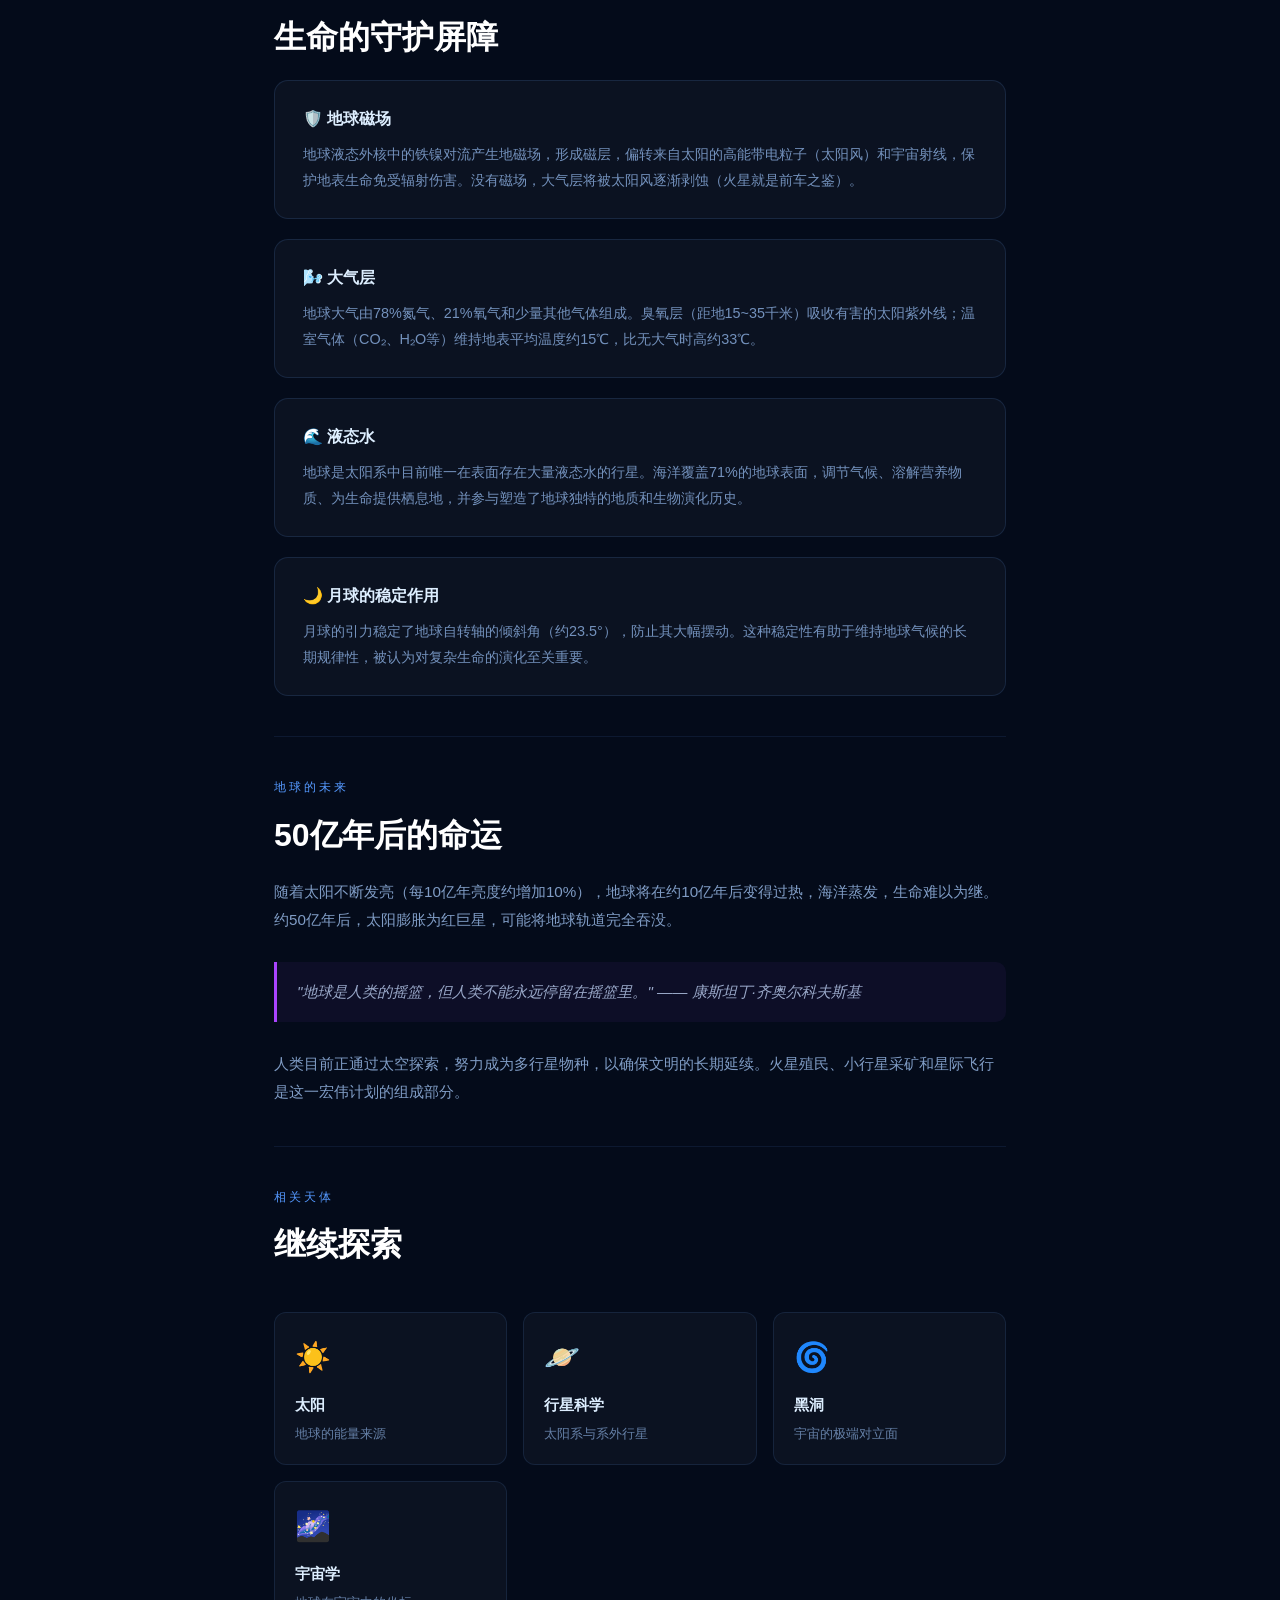
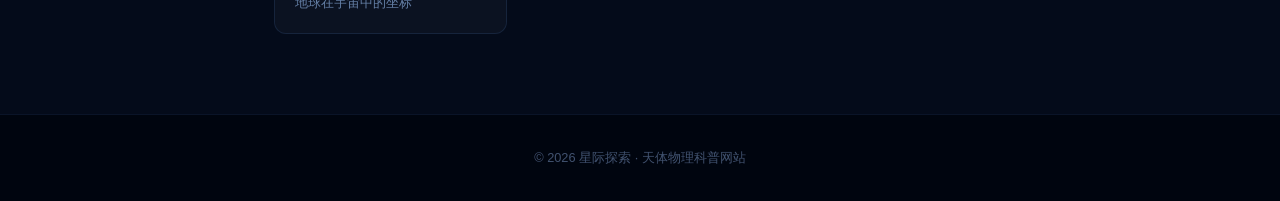
<file: earth.html>
<!DOCTYPE html>
<html lang="zh-CN">
<head>
  <meta charset="UTF-8">
  <meta name="viewport" content="width=device-width, initial-scale=1.0, maximum-scale=1.0, user-scalable=no">
  <meta name="theme-color" content="#040b1a">  <meta name="apple-mobile-web-app-capable" content="yes">
  <meta name="apple-mobile-web-app-status-bar-style" content="black-translucent">
  <meta name="apple-mobile-web-app-title" content="星际探索">
  <link rel="manifest" href="manifest.json">
  <link rel="icon" type="image/svg+xml" href="data:image/svg+xml,<svg xmlns='http://www.w3.org/2000/svg' viewBox='0 0 192 192'><defs><linearGradient id='grad' x1='0%' y1='0%' x2='100%' y2='100%'><stop offset='0%' style='stop-color:%231e3a8a;stop-opacity:1' /><stop offset='100%' style='stop-color:%237c3aed;stop-opacity:1' /></linearGradient></defs><rect width='192' height='192' fill='url(%23grad)'/><circle cx='96' cy='96' r='60' fill='none' stroke='%23fbbf24' stroke-width='3'/><circle cx='96' cy='96' r='8' fill='%23fbbf24'/></svg>">
  <title>地球 · 天体图鉴 · 星际探索</title>
  <link rel="stylesheet" href="common.css">
</head>
<body>
<div class="bg-glow-1"></div><div class="bg-glow-2"></div>
<canvas id="starCanvas"></canvas>
<div class="progress-bar" id="progressBar"></div>
<nav class="navbar" id="navbar">
  <a href="index.html" class="nav-logo"><span class="nav-logo-icon">🔭</span><span>星际探索</span></a>
  <a href="index.html#objects" class="nav-back">← <span>返回首页</span></a>
</nav>

<div class="detail-hero">
  <div class="detail-hero-icon">🌍</div>
  <span class="detail-badge">天体图鉴</span>
  <h1>地球</h1>
  <p class="detail-hero-sub">类地行星 · 目前已知唯一存在生命的星球 · 我们共同的家园</p>
</div>

<div class="content-wrap">
  <div class="data-grid reveal">
    <div class="data-item"><div class="data-num">6371km</div><div class="data-label">平均半径</div></div>
    <div class="data-item"><div class="data-num">46亿年</div><div class="data-label">地球年龄</div></div>
    <div class="data-item"><div class="data-num">71%</div><div class="data-label">表面被水覆盖比例</div></div>
    <div class="data-item"><div class="data-num">870万+</div><div class="data-label">已知物种数量</div></div>
  </div>

  <hr class="divider">

  <div class="section-tag reveal">为什么地球与众不同</div>
  <h2 class="block-title reveal">宇宙中的"奇迹行星"</h2>
  <p class="lead-text reveal">在太阳系乃至已发现的数千颗系外行星中，地球是迄今唯一被证实存在生命的星球。它的特殊性源于多种因素的罕见组合——液态水、大气层、磁场、适宜温度和月球的潮汐稳定作用。</p>
  <p class="body-text reveal">从宇宙的视角看，地球不过是太阳周围的一颗普通岩石行星，渺小得几乎可以忽略不计。但就是这颗直径不足1.3万千米的蓝色星球，孕育了已知宇宙中唯一的文明，并且向外太空发射了数十个探测器，试图了解它自己所在的宇宙。</p>

  <div class="visual-block reveal" style="background: radial-gradient(circle at 40% 45%, #1155cc 0%, #004422 30%, #002244 60%, #000011 100%);">
    <span>🌍</span>
    <div class="visual-label">从太空看地球 — 蓝色大理石</div>
  </div>

  <hr class="divider">

  <div class="section-tag reveal">地球的保护层</div>
  <h2 class="block-title reveal">生命的守护屏障</h2>
  <div class="info-card reveal">
    <div class="info-card-title">🛡️ 地球磁场</div>
    <div class="info-card-text">地球液态外核中的铁镍对流产生地磁场，形成磁层，偏转来自太阳的高能带电粒子（太阳风）和宇宙射线，保护地表生命免受辐射伤害。没有磁场，大气层将被太阳风逐渐剥蚀（火星就是前车之鉴）。</div>
  </div>
  <div class="info-card reveal">
    <div class="info-card-title">🌬️ 大气层</div>
    <div class="info-card-text">地球大气由78%氮气、21%氧气和少量其他气体组成。臭氧层（距地15~35千米）吸收有害的太阳紫外线；温室气体（CO₂、H₂O等）维持地表平均温度约15℃，比无大气时高约33℃。</div>
  </div>
  <div class="info-card reveal">
    <div class="info-card-title">🌊 液态水</div>
    <div class="info-card-text">地球是太阳系中目前唯一在表面存在大量液态水的行星。海洋覆盖71%的地球表面，调节气候、溶解营养物质、为生命提供栖息地，并参与塑造了地球独特的地质和生物演化历史。</div>
  </div>
  <div class="info-card reveal">
    <div class="info-card-title">🌙 月球的稳定作用</div>
    <div class="info-card-text">月球的引力稳定了地球自转轴的倾斜角（约23.5°），防止其大幅摆动。这种稳定性有助于维持地球气候的长期规律性，被认为对复杂生命的演化至关重要。</div>
  </div>

  <hr class="divider">

  <div class="section-tag reveal">地球的未来</div>
  <h2 class="block-title reveal">50亿年后的命运</h2>
  <p class="body-text reveal">随着太阳不断发亮（每10亿年亮度约增加10%），地球将在约10亿年后变得过热，海洋蒸发，生命难以为继。约50亿年后，太阳膨胀为红巨星，可能将地球轨道完全吞没。</p>
  <blockquote class="reveal">"地球是人类的摇篮，但人类不能永远停留在摇篮里。" —— 康斯坦丁·齐奥尔科夫斯基</blockquote>
  <p class="body-text reveal">人类目前正通过太空探索，努力成为多行星物种，以确保文明的长期延续。火星殖民、小行星采矿和星际飞行是这一宏伟计划的组成部分。</p>

  <hr class="divider">
  <div class="section-tag reveal">相关天体</div>
  <h2 class="block-title reveal">继续探索</h2>
  <div class="related-grid">
    <a href="sun.html" class="related-card reveal"><div class="related-icon">☀️</div><div class="related-title">太阳</div><div class="related-desc">地球的能量来源</div></a>
    <a href="planets.html" class="related-card reveal"><div class="related-icon">🪐</div><div class="related-title">行星科学</div><div class="related-desc">太阳系与系外行星</div></a>
    <a href="blackhole.html" class="related-card reveal"><div class="related-icon">🌀</div><div class="related-title">黑洞</div><div class="related-desc">宇宙的极端对立面</div></a>
    <a href="cosmology.html" class="related-card reveal"><div class="related-icon">🌌</div><div class="related-title">宇宙学</div><div class="related-desc">地球在宇宙中的坐标</div></a>
  </div>
</div>

<footer class="page-footer"><p>© 2026 星际探索 · 天体物理科普网站</p></footer>
<script src="common.js"></script>
</body>
</html>
</file>
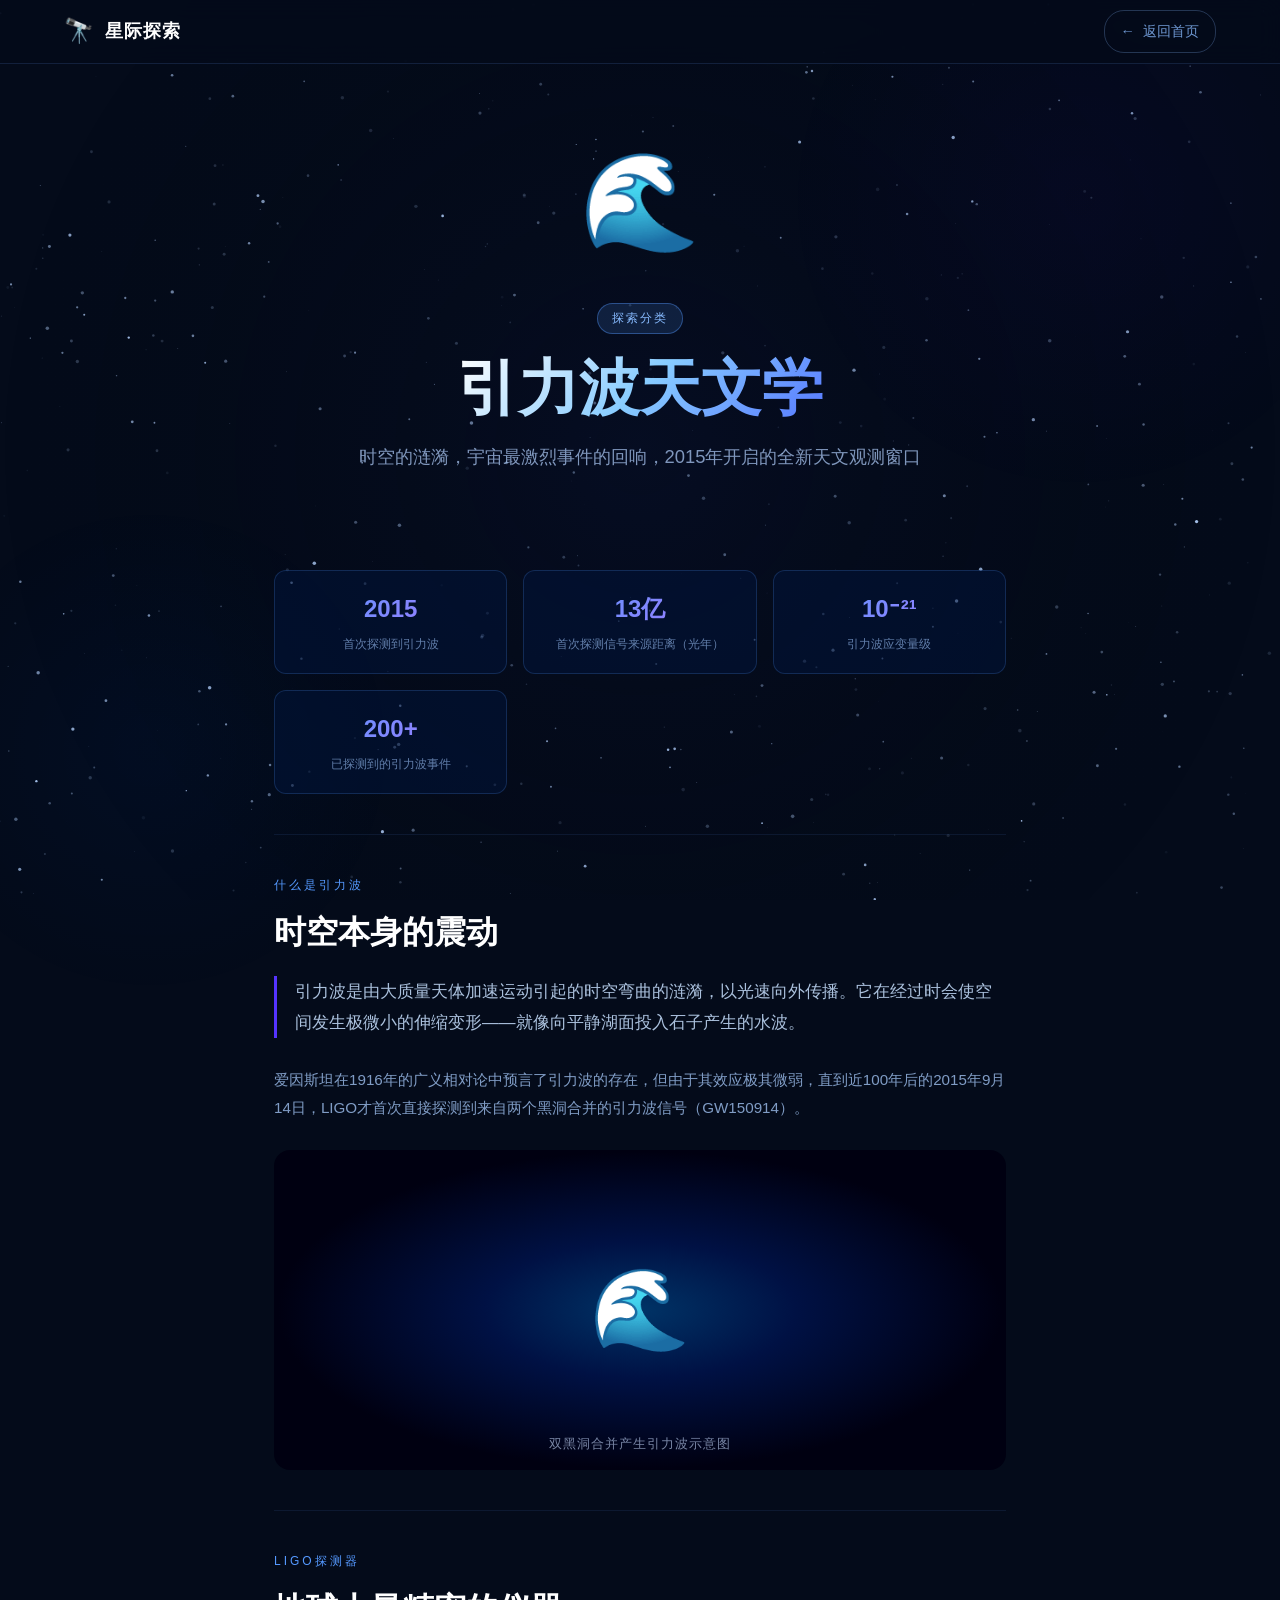
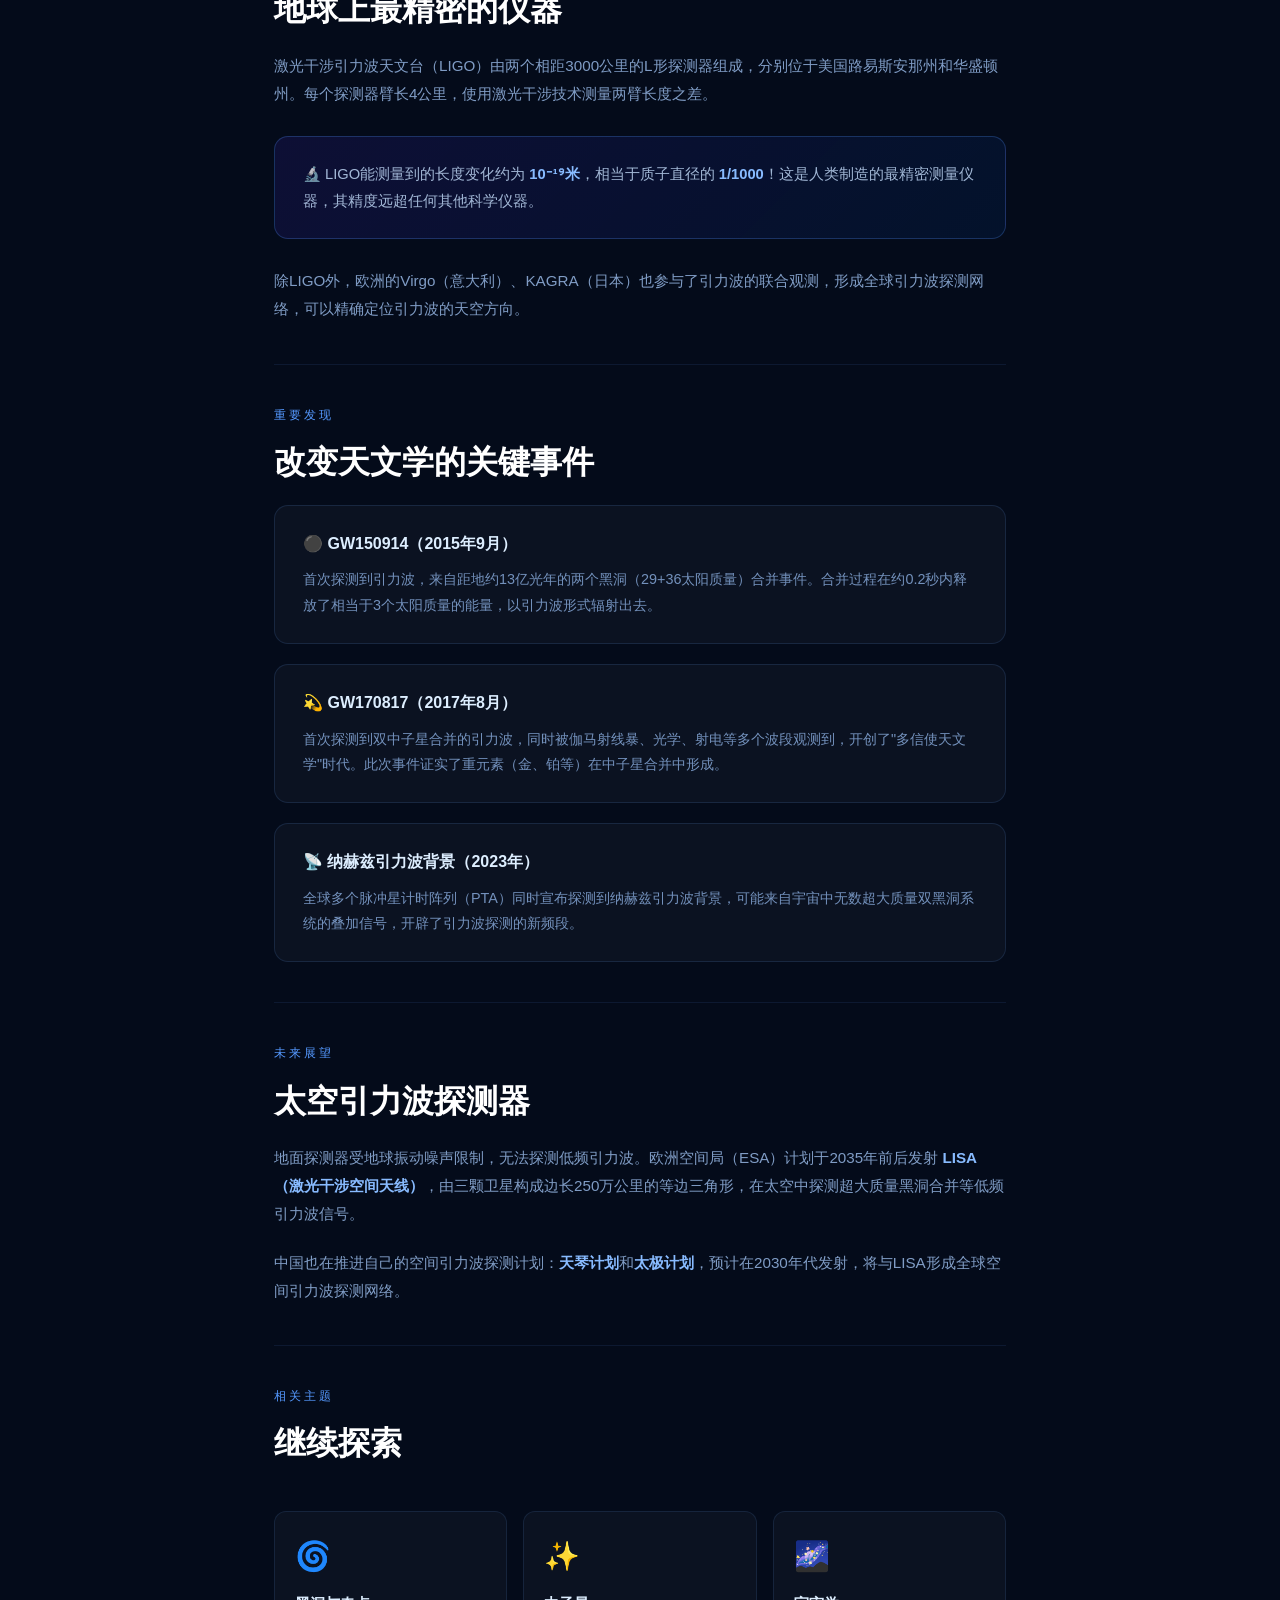
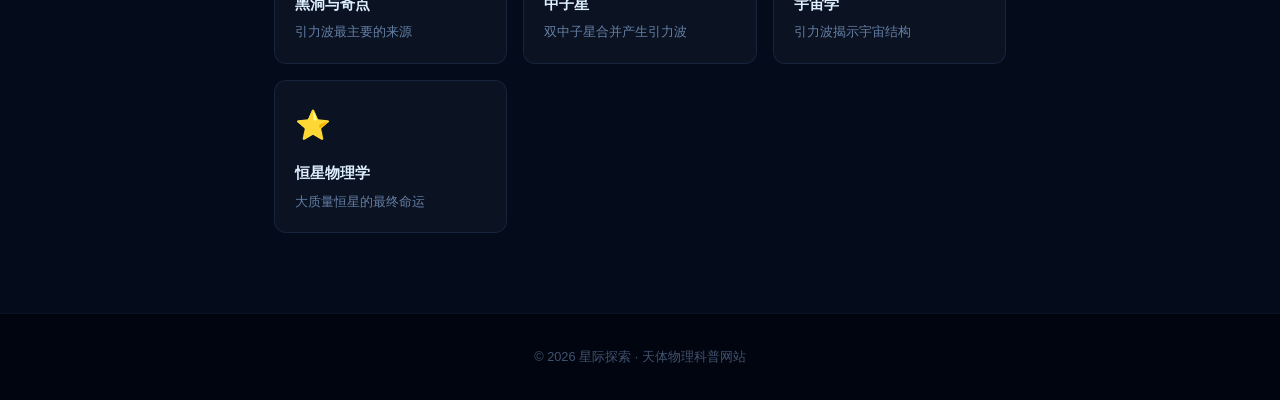
<file: gravitational-waves.html>
<!DOCTYPE html>
<html lang="zh-CN">
<head>
  <meta charset="UTF-8">
  <meta name="viewport" content="width=device-width, initial-scale=1.0, maximum-scale=1.0, user-scalable=no">
  <meta name="theme-color" content="#040b1a">  <meta name="apple-mobile-web-app-capable" content="yes">
  <meta name="apple-mobile-web-app-status-bar-style" content="black-translucent">
  <meta name="apple-mobile-web-app-title" content="星际探索">
  <link rel="manifest" href="manifest.json">
  <link rel="icon" type="image/svg+xml" href="data:image/svg+xml,<svg xmlns='http://www.w3.org/2000/svg' viewBox='0 0 192 192'><defs><linearGradient id='grad' x1='0%' y1='0%' x2='100%' y2='100%'><stop offset='0%' style='stop-color:%231e3a8a;stop-opacity:1' /><stop offset='100%' style='stop-color:%237c3aed;stop-opacity:1' /></linearGradient></defs><rect width='192' height='192' fill='url(%23grad)'/><circle cx='96' cy='96' r='60' fill='none' stroke='%23fbbf24' stroke-width='3'/><circle cx='96' cy='96' r='8' fill='%23fbbf24'/></svg>">
  <title>引力波天文学 · 星际探索</title>
  <link rel="stylesheet" href="common.css">
</head>
<body>
<div class="bg-glow-1"></div><div class="bg-glow-2"></div>
<canvas id="starCanvas"></canvas>
<div class="progress-bar" id="progressBar"></div>
<nav class="navbar" id="navbar">
  <a href="index.html" class="nav-logo"><span class="nav-logo-icon">🔭</span><span>星际探索</span></a>
  <a href="index.html#explore" class="nav-back">← <span>返回首页</span></a>
</nav>

<div class="detail-hero">
  <div class="detail-hero-icon">🌊</div>
  <span class="detail-badge">探索分类</span>
  <h1>引力波天文学</h1>
  <p class="detail-hero-sub">时空的涟漪，宇宙最激烈事件的回响，2015年开启的全新天文观测窗口</p>
</div>

<div class="content-wrap">
  <div class="data-grid reveal">
    <div class="data-item"><div class="data-num">2015</div><div class="data-label">首次探测到引力波</div></div>
    <div class="data-item"><div class="data-num">13亿</div><div class="data-label">首次探测信号来源距离（光年）</div></div>
    <div class="data-item"><div class="data-num">10⁻²¹</div><div class="data-label">引力波应变量级</div></div>
    <div class="data-item"><div class="data-num">200+</div><div class="data-label">已探测到的引力波事件</div></div>
  </div>

  <hr class="divider">

  <div class="section-tag reveal">什么是引力波</div>
  <h2 class="block-title reveal">时空本身的震动</h2>
  <p class="lead-text reveal">引力波是由大质量天体加速运动引起的时空弯曲的涟漪，以光速向外传播。它在经过时会使空间发生极微小的伸缩变形——就像向平静湖面投入石子产生的水波。</p>
  <p class="body-text reveal">爱因斯坦在1916年的广义相对论中预言了引力波的存在，但由于其效应极其微弱，直到近100年后的2015年9月14日，LIGO才首次直接探测到来自两个黑洞合并的引力波信号（GW150914）。</p>

  <div class="visual-block reveal" style="background: radial-gradient(ellipse at 50% 50%, #003366 0%, #001144 30%, #000011 70%);">
    <span>🌊</span>
    <div class="visual-label">双黑洞合并产生引力波示意图</div>
  </div>

  <hr class="divider">

  <div class="section-tag reveal">LIGO探测器</div>
  <h2 class="block-title reveal">地球上最精密的仪器</h2>
  <p class="body-text reveal">激光干涉引力波天文台（LIGO）由两个相距3000公里的L形探测器组成，分别位于美国路易斯安那州和华盛顿州。每个探测器臂长4公里，使用激光干涉技术测量两臂长度之差。</p>
  <div class="highlight-box reveal">
    <p>🔬 LIGO能测量到的长度变化约为 <strong style="color:#88bbff">10⁻¹⁹米</strong>，相当于质子直径的 <strong style="color:#88bbff">1/1000</strong>！这是人类制造的最精密测量仪器，其精度远超任何其他科学仪器。</p>
  </div>
  <p class="body-text reveal">除LIGO外，欧洲的Virgo（意大利）、KAGRA（日本）也参与了引力波的联合观测，形成全球引力波探测网络，可以精确定位引力波的天空方向。</p>

  <hr class="divider">

  <div class="section-tag reveal">重要发现</div>
  <h2 class="block-title reveal">改变天文学的关键事件</h2>
  <div class="info-card reveal">
    <div class="info-card-title">⚫ GW150914（2015年9月）</div>
    <div class="info-card-text">首次探测到引力波，来自距地约13亿光年的两个黑洞（29+36太阳质量）合并事件。合并过程在约0.2秒内释放了相当于3个太阳质量的能量，以引力波形式辐射出去。</div>
  </div>
  <div class="info-card reveal">
    <div class="info-card-title">💫 GW170817（2017年8月）</div>
    <div class="info-card-text">首次探测到双中子星合并的引力波，同时被伽马射线暴、光学、射电等多个波段观测到，开创了"多信使天文学"时代。此次事件证实了重元素（金、铂等）在中子星合并中形成。</div>
  </div>
  <div class="info-card reveal">
    <div class="info-card-title">📡 纳赫兹引力波背景（2023年）</div>
    <div class="info-card-text">全球多个脉冲星计时阵列（PTA）同时宣布探测到纳赫兹引力波背景，可能来自宇宙中无数超大质量双黑洞系统的叠加信号，开辟了引力波探测的新频段。</div>
  </div>

  <hr class="divider">

  <div class="section-tag reveal">未来展望</div>
  <h2 class="block-title reveal">太空引力波探测器</h2>
  <p class="body-text reveal">地面探测器受地球振动噪声限制，无法探测低频引力波。欧洲空间局（ESA）计划于2035年前后发射 <strong style="color:#88bbff">LISA（激光干涉空间天线）</strong>，由三颗卫星构成边长250万公里的等边三角形，在太空中探测超大质量黑洞合并等低频引力波信号。</p>
  <p class="body-text reveal">中国也在推进自己的空间引力波探测计划：<strong style="color:#88bbff">天琴计划</strong>和<strong style="color:#88bbff">太极计划</strong>，预计在2030年代发射，将与LISA形成全球空间引力波探测网络。</p>

  <hr class="divider">
  <div class="section-tag reveal">相关主题</div>
  <h2 class="block-title reveal">继续探索</h2>
  <div class="related-grid">
    <a href="blackhole.html" class="related-card reveal"><div class="related-icon">🌀</div><div class="related-title">黑洞与奇点</div><div class="related-desc">引力波最主要的来源</div></a>
    <a href="neutronstar.html" class="related-card reveal"><div class="related-icon">✨</div><div class="related-title">中子星</div><div class="related-desc">双中子星合并产生引力波</div></a>
    <a href="cosmology.html" class="related-card reveal"><div class="related-icon">🌌</div><div class="related-title">宇宙学</div><div class="related-desc">引力波揭示宇宙结构</div></a>
    <a href="stars.html" class="related-card reveal"><div class="related-icon">⭐</div><div class="related-title">恒星物理学</div><div class="related-desc">大质量恒星的最终命运</div></a>
  </div>
</div>

<footer class="page-footer"><p>© 2026 星际探索 · 天体物理科普网站</p></footer>
<script src="common.js"></script>
</body>
</html>
</file>
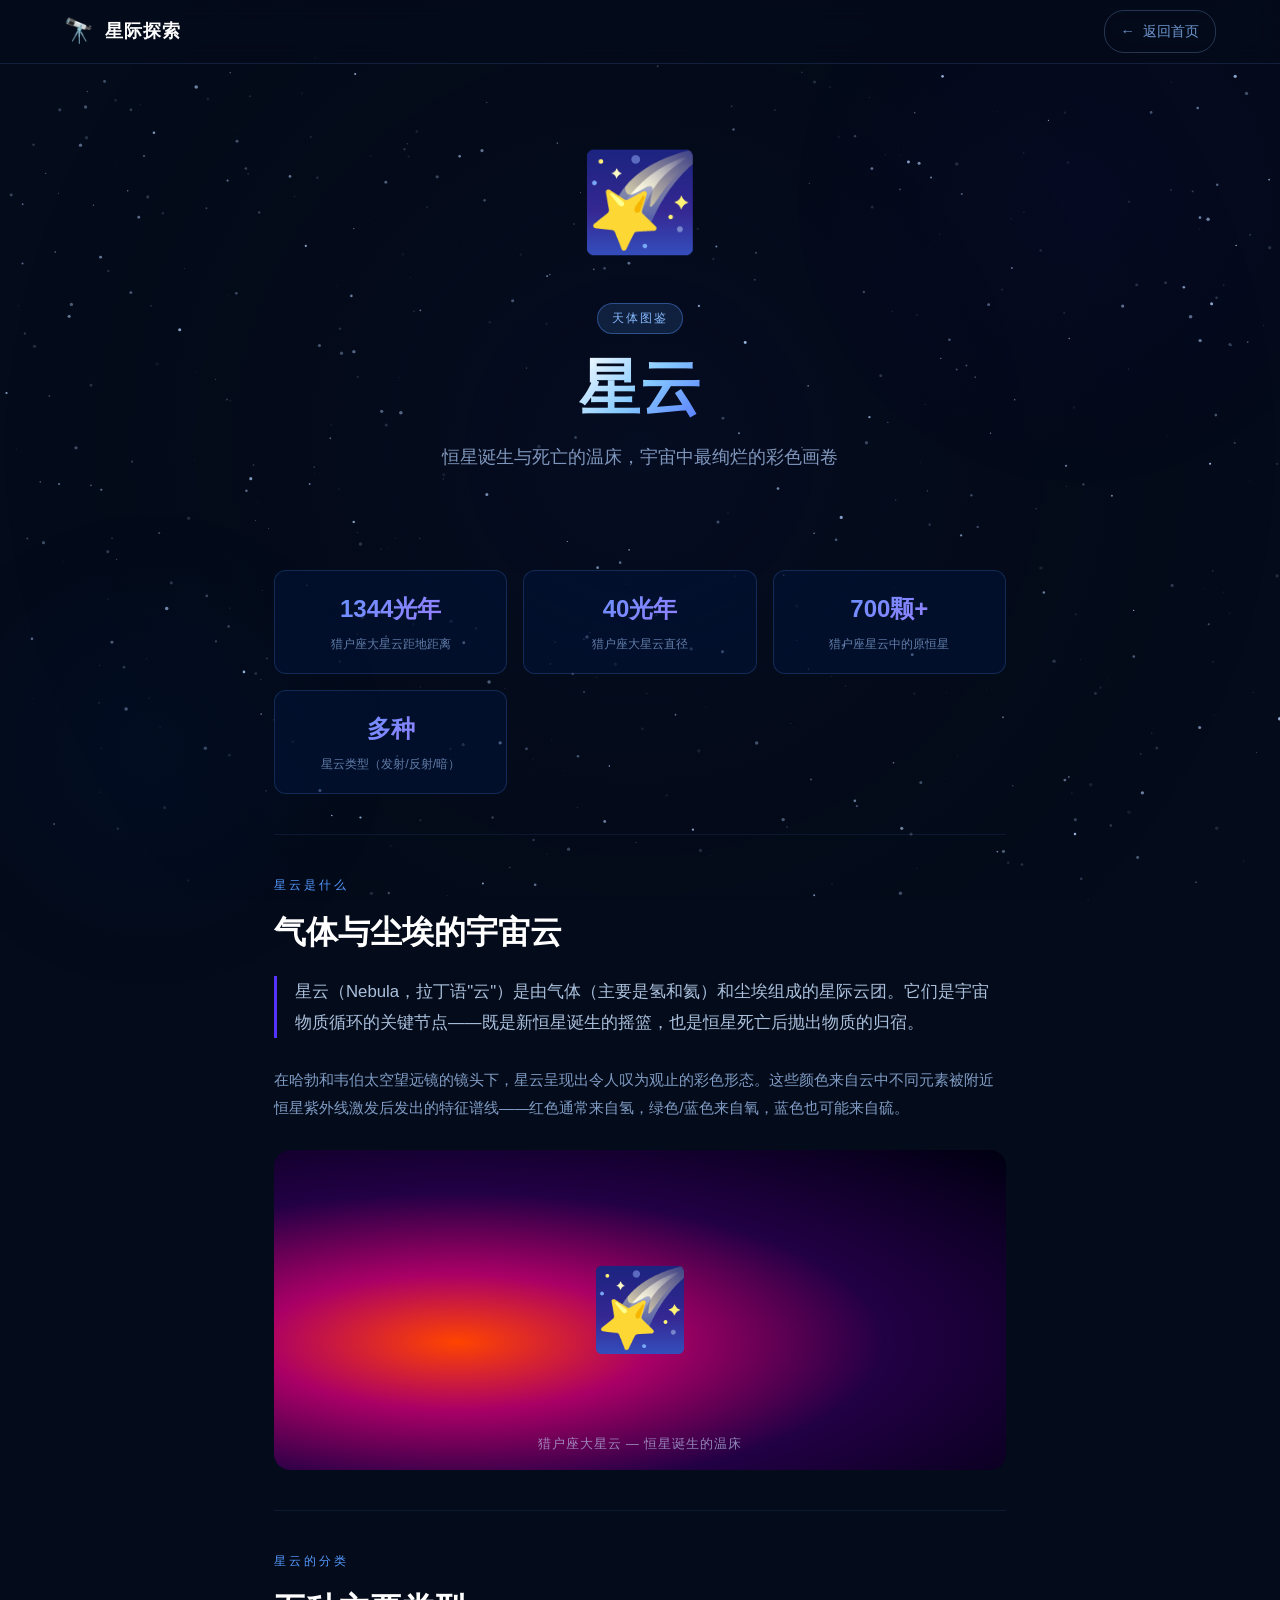
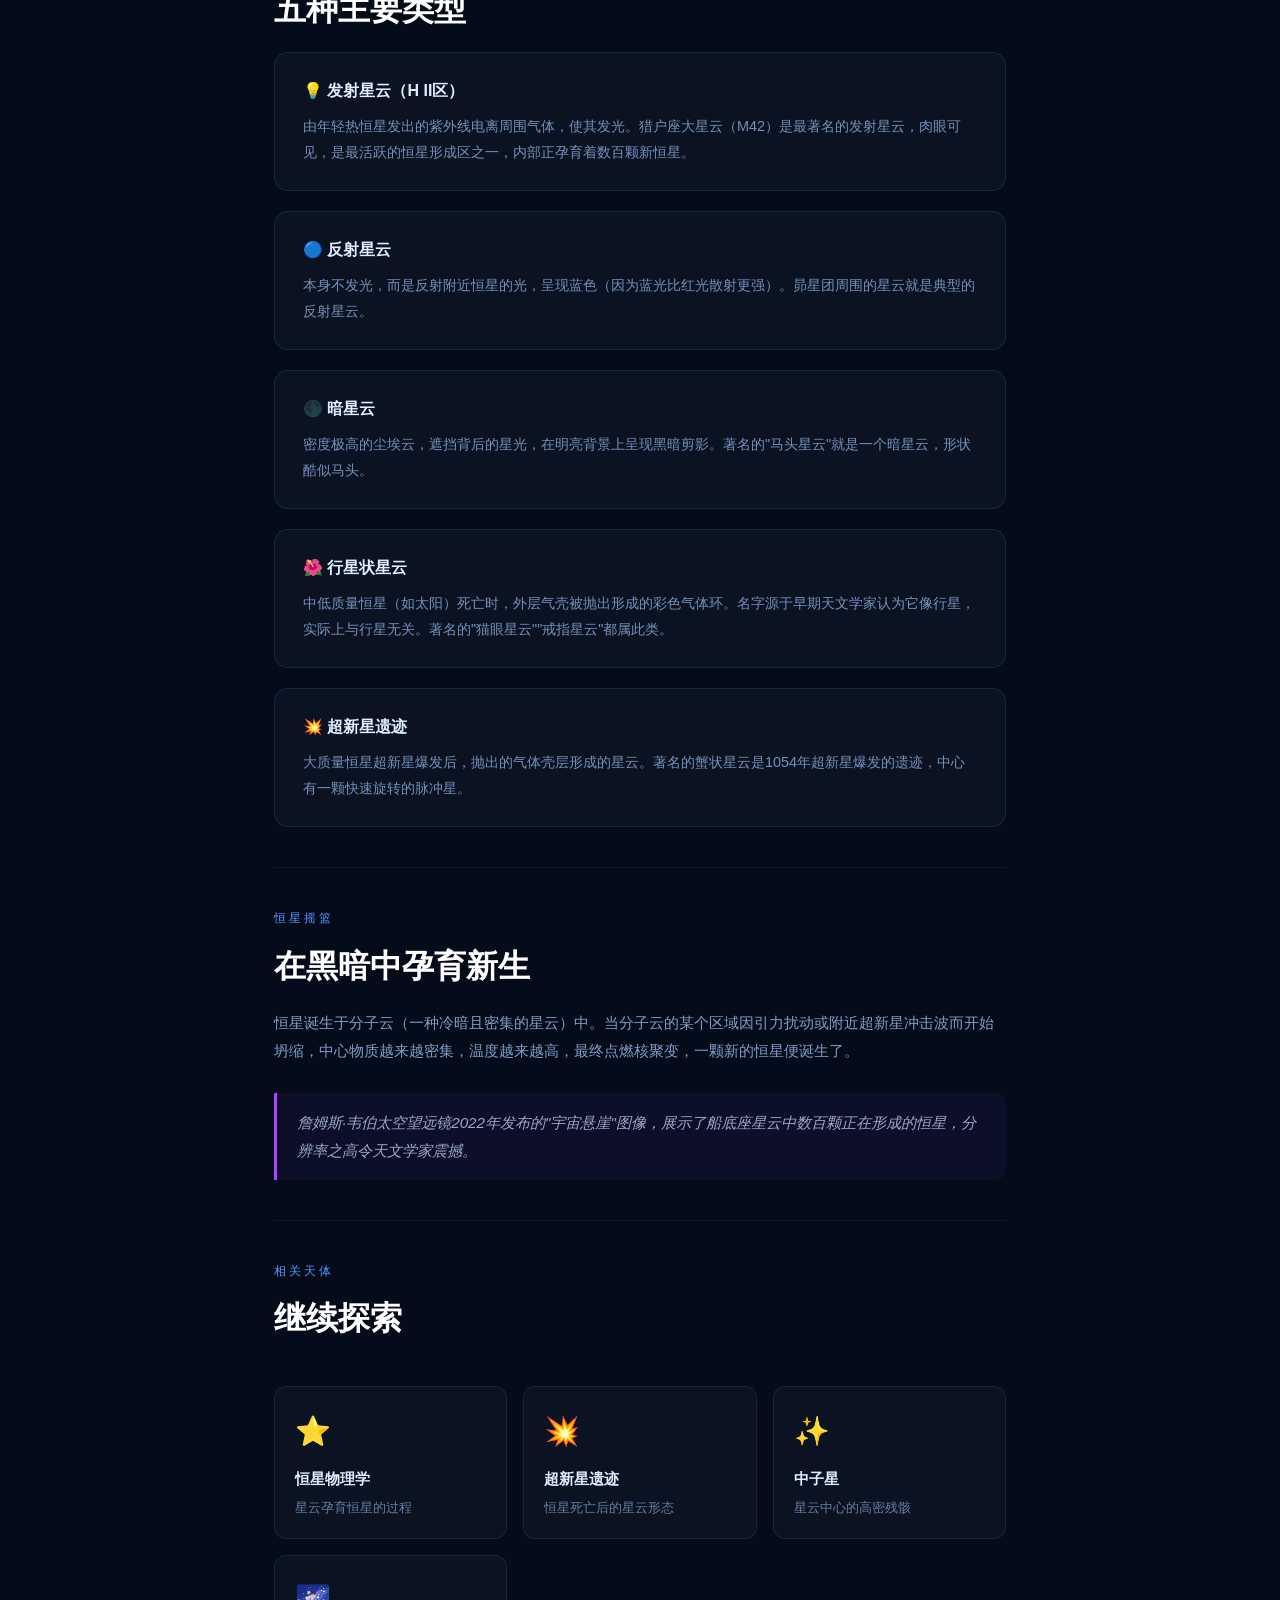
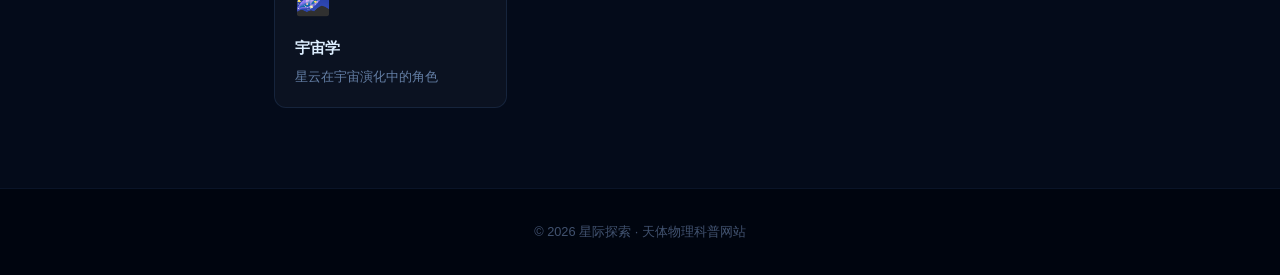
<file: nebula.html>
<!DOCTYPE html>
<html lang="zh-CN">
<head>
  <meta charset="UTF-8">
  <meta name="viewport" content="width=device-width, initial-scale=1.0, maximum-scale=1.0, user-scalable=no">
  <meta name="theme-color" content="#040b1a">  <meta name="apple-mobile-web-app-capable" content="yes">
  <meta name="apple-mobile-web-app-status-bar-style" content="black-translucent">
  <meta name="apple-mobile-web-app-title" content="星际探索">
  <link rel="manifest" href="manifest.json">
  <link rel="icon" type="image/svg+xml" href="data:image/svg+xml,<svg xmlns='http://www.w3.org/2000/svg' viewBox='0 0 192 192'><defs><linearGradient id='grad' x1='0%' y1='0%' x2='100%' y2='100%'><stop offset='0%' style='stop-color:%231e3a8a;stop-opacity:1' /><stop offset='100%' style='stop-color:%237c3aed;stop-opacity:1' /></linearGradient></defs><rect width='192' height='192' fill='url(%23grad)'/><circle cx='96' cy='96' r='60' fill='none' stroke='%23fbbf24' stroke-width='3'/><circle cx='96' cy='96' r='8' fill='%23fbbf24'/></svg>">
  <title>星云 · 天体图鉴 · 星际探索</title>
  <link rel="stylesheet" href="common.css">
</head>
<body>
<div class="bg-glow-1"></div><div class="bg-glow-2"></div>
<canvas id="starCanvas"></canvas>
<div class="progress-bar" id="progressBar"></div>
<nav class="navbar" id="navbar">
  <a href="index.html" class="nav-logo"><span class="nav-logo-icon">🔭</span><span>星际探索</span></a>
  <a href="index.html#objects" class="nav-back">← <span>返回首页</span></a>
</nav>

<div class="detail-hero">
  <div class="detail-hero-icon">🌠</div>
  <span class="detail-badge">天体图鉴</span>
  <h1>星云</h1>
  <p class="detail-hero-sub">恒星诞生与死亡的温床，宇宙中最绚烂的彩色画卷</p>
</div>

<div class="content-wrap">
  <div class="data-grid reveal">
    <div class="data-item"><div class="data-num">1344光年</div><div class="data-label">猎户座大星云距地距离</div></div>
    <div class="data-item"><div class="data-num">40光年</div><div class="data-label">猎户座大星云直径</div></div>
    <div class="data-item"><div class="data-num">700颗+</div><div class="data-label">猎户座星云中的原恒星</div></div>
    <div class="data-item"><div class="data-num">多种</div><div class="data-label">星云类型（发射/反射/暗）</div></div>
  </div>

  <hr class="divider">

  <div class="section-tag reveal">星云是什么</div>
  <h2 class="block-title reveal">气体与尘埃的宇宙云</h2>
  <p class="lead-text reveal">星云（Nebula，拉丁语"云"）是由气体（主要是氢和氦）和尘埃组成的星际云团。它们是宇宙物质循环的关键节点——既是新恒星诞生的摇篮，也是恒星死亡后抛出物质的归宿。</p>
  <p class="body-text reveal">在哈勃和韦伯太空望远镜的镜头下，星云呈现出令人叹为观止的彩色形态。这些颜色来自云中不同元素被附近恒星紫外线激发后发出的特征谱线——红色通常来自氢，绿色/蓝色来自氧，蓝色也可能来自硫。</p>

  <div class="visual-block reveal" style="background: radial-gradient(ellipse at 25% 60%, #ff4400 0%, #aa0066 25%, #220044 55%, #000011 100%);">
    <span>🌠</span>
    <div class="visual-label">猎户座大星云 — 恒星诞生的温床</div>
  </div>

  <hr class="divider">

  <div class="section-tag reveal">星云的分类</div>
  <h2 class="block-title reveal">五种主要类型</h2>
  <div class="info-card reveal">
    <div class="info-card-title">💡 发射星云（H II区）</div>
    <div class="info-card-text">由年轻热恒星发出的紫外线电离周围气体，使其发光。猎户座大星云（M42）是最著名的发射星云，肉眼可见，是最活跃的恒星形成区之一，内部正孕育着数百颗新恒星。</div>
  </div>
  <div class="info-card reveal">
    <div class="info-card-title">🔵 反射星云</div>
    <div class="info-card-text">本身不发光，而是反射附近恒星的光，呈现蓝色（因为蓝光比红光散射更强）。昴星团周围的星云就是典型的反射星云。</div>
  </div>
  <div class="info-card reveal">
    <div class="info-card-title">🌑 暗星云</div>
    <div class="info-card-text">密度极高的尘埃云，遮挡背后的星光，在明亮背景上呈现黑暗剪影。著名的"马头星云"就是一个暗星云，形状酷似马头。</div>
  </div>
  <div class="info-card reveal">
    <div class="info-card-title">🌺 行星状星云</div>
    <div class="info-card-text">中低质量恒星（如太阳）死亡时，外层气壳被抛出形成的彩色气体环。名字源于早期天文学家认为它像行星，实际上与行星无关。著名的"猫眼星云""戒指星云"都属此类。</div>
  </div>
  <div class="info-card reveal">
    <div class="info-card-title">💥 超新星遗迹</div>
    <div class="info-card-text">大质量恒星超新星爆发后，抛出的气体壳层形成的星云。著名的蟹状星云是1054年超新星爆发的遗迹，中心有一颗快速旋转的脉冲星。</div>
  </div>

  <hr class="divider">

  <div class="section-tag reveal">恒星摇篮</div>
  <h2 class="block-title reveal">在黑暗中孕育新生</h2>
  <p class="body-text reveal">恒星诞生于分子云（一种冷暗且密集的星云）中。当分子云的某个区域因引力扰动或附近超新星冲击波而开始坍缩，中心物质越来越密集，温度越来越高，最终点燃核聚变，一颗新的恒星便诞生了。</p>
  <blockquote class="reveal">詹姆斯·韦伯太空望远镜2022年发布的"宇宙悬崖"图像，展示了船底座星云中数百颗正在形成的恒星，分辨率之高令天文学家震撼。</blockquote>

  <hr class="divider">
  <div class="section-tag reveal">相关天体</div>
  <h2 class="block-title reveal">继续探索</h2>
  <div class="related-grid">
    <a href="stars.html" class="related-card reveal"><div class="related-icon">⭐</div><div class="related-title">恒星物理学</div><div class="related-desc">星云孕育恒星的过程</div></a>
    <a href="supernova.html" class="related-card reveal"><div class="related-icon">💥</div><div class="related-title">超新星遗迹</div><div class="related-desc">恒星死亡后的星云形态</div></a>
    <a href="neutronstar.html" class="related-card reveal"><div class="related-icon">✨</div><div class="related-title">中子星</div><div class="related-desc">星云中心的高密残骸</div></a>
    <a href="cosmology.html" class="related-card reveal"><div class="related-icon">🌌</div><div class="related-title">宇宙学</div><div class="related-desc">星云在宇宙演化中的角色</div></a>
  </div>
</div>

<footer class="page-footer"><p>© 2026 星际探索 · 天体物理科普网站</p></footer>
<script src="common.js"></script>
</body>
</html>
</file>
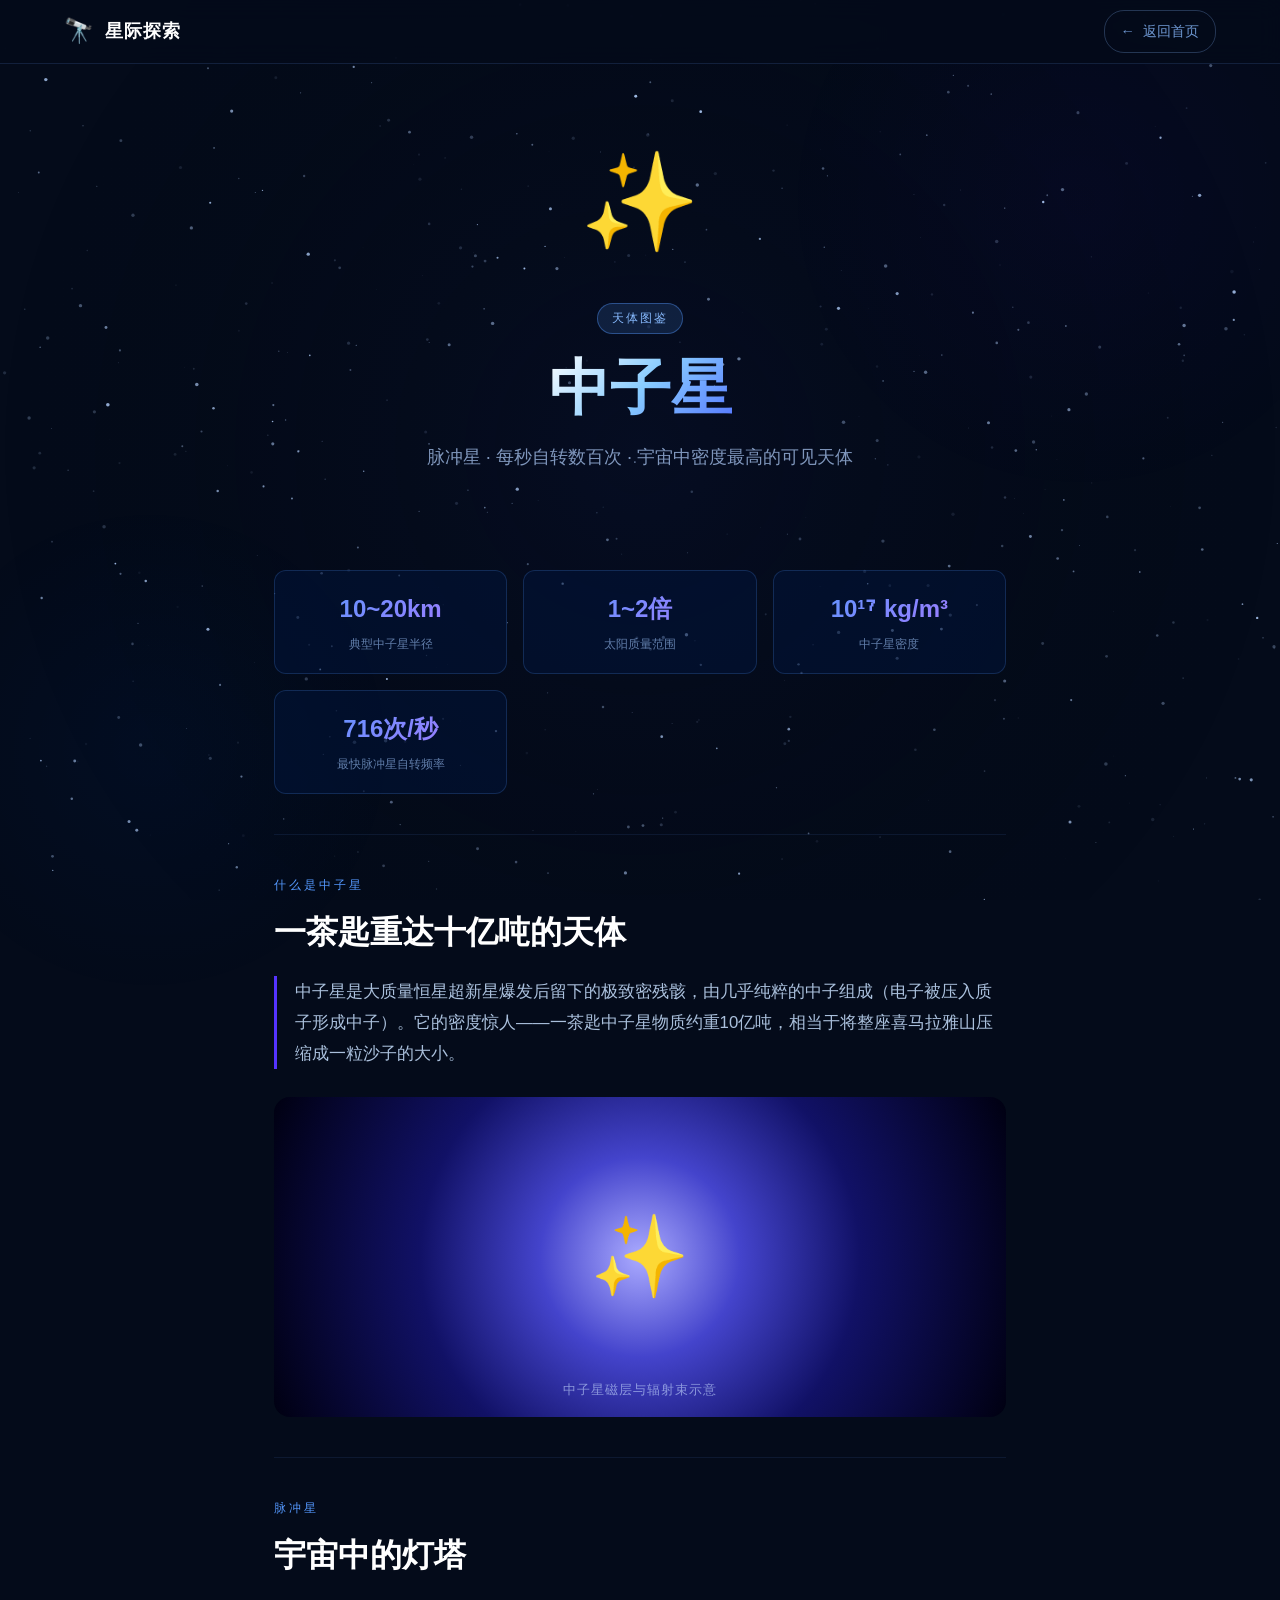
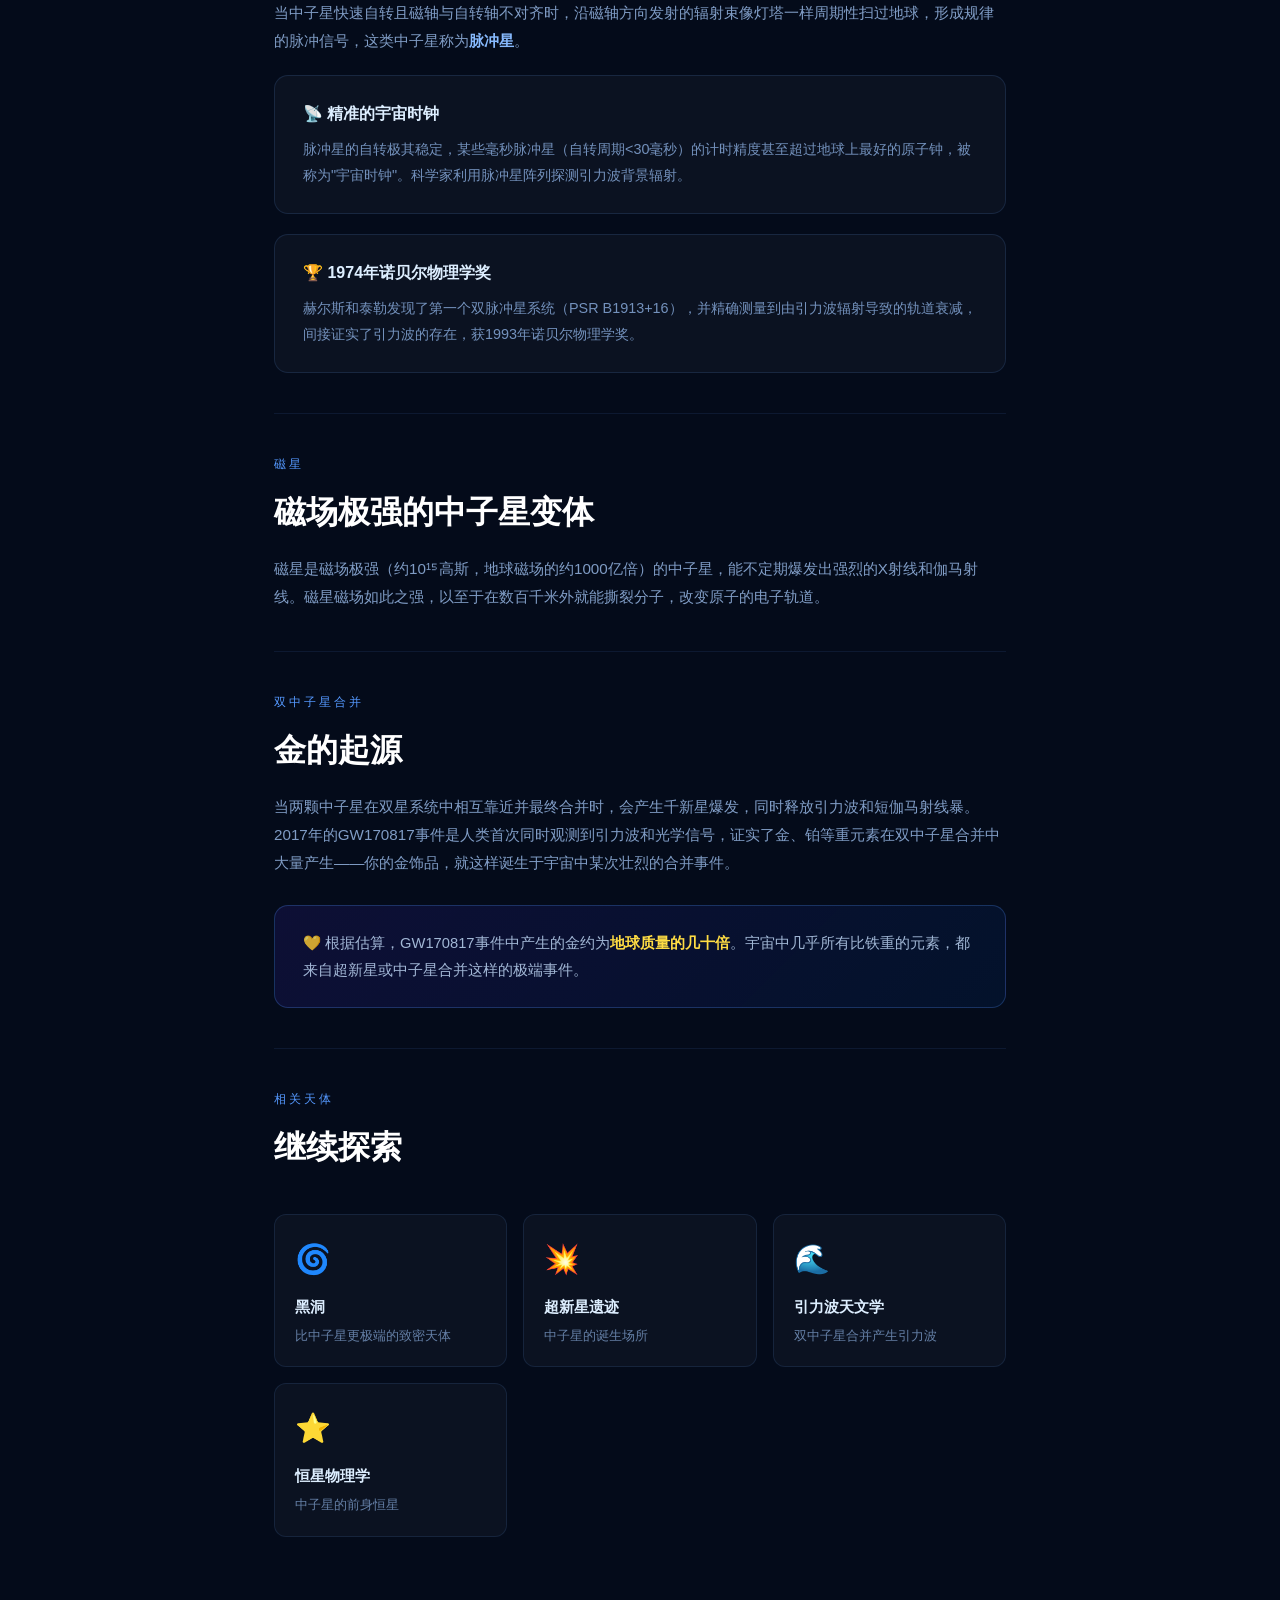
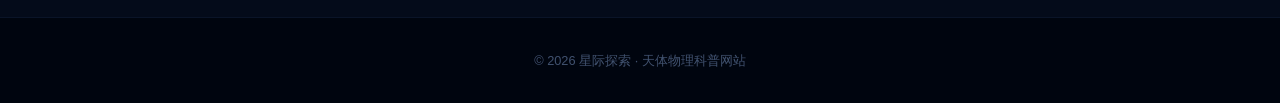
<file: neutronstar.html>
<!DOCTYPE html>
<html lang="zh-CN">
<head>
  <meta charset="UTF-8">
  <meta name="viewport" content="width=device-width, initial-scale=1.0, maximum-scale=1.0, user-scalable=no">
  <meta name="theme-color" content="#040b1a">  <meta name="apple-mobile-web-app-capable" content="yes">
  <meta name="apple-mobile-web-app-status-bar-style" content="black-translucent">
  <meta name="apple-mobile-web-app-title" content="星际探索">
  <link rel="manifest" href="manifest.json">
  <link rel="icon" type="image/svg+xml" href="data:image/svg+xml,<svg xmlns='http://www.w3.org/2000/svg' viewBox='0 0 192 192'><defs><linearGradient id='grad' x1='0%' y1='0%' x2='100%' y2='100%'><stop offset='0%' style='stop-color:%231e3a8a;stop-opacity:1' /><stop offset='100%' style='stop-color:%237c3aed;stop-opacity:1' /></linearGradient></defs><rect width='192' height='192' fill='url(%23grad)'/><circle cx='96' cy='96' r='60' fill='none' stroke='%23fbbf24' stroke-width='3'/><circle cx='96' cy='96' r='8' fill='%23fbbf24'/></svg>">
  <title>中子星 · 天体图鉴 · 星际探索</title>
  <link rel="stylesheet" href="common.css">
</head>
<body>
<div class="bg-glow-1"></div><div class="bg-glow-2"></div>
<canvas id="starCanvas"></canvas>
<div class="progress-bar" id="progressBar"></div>
<nav class="navbar" id="navbar">
  <a href="index.html" class="nav-logo"><span class="nav-logo-icon">🔭</span><span>星际探索</span></a>
  <a href="index.html#objects" class="nav-back">← <span>返回首页</span></a>
</nav>

<div class="detail-hero">
  <div class="detail-hero-icon">✨</div>
  <span class="detail-badge">天体图鉴</span>
  <h1>中子星</h1>
  <p class="detail-hero-sub">脉冲星 · 每秒自转数百次 · 宇宙中密度最高的可见天体</p>
</div>

<div class="content-wrap">
  <div class="data-grid reveal">
    <div class="data-item"><div class="data-num">10~20km</div><div class="data-label">典型中子星半径</div></div>
    <div class="data-item"><div class="data-num">1~2倍</div><div class="data-label">太阳质量范围</div></div>
    <div class="data-item"><div class="data-num">10¹⁷ kg/m³</div><div class="data-label">中子星密度</div></div>
    <div class="data-item"><div class="data-num">716次/秒</div><div class="data-label">最快脉冲星自转频率</div></div>
  </div>

  <hr class="divider">

  <div class="section-tag reveal">什么是中子星</div>
  <h2 class="block-title reveal">一茶匙重达十亿吨的天体</h2>
  <p class="lead-text reveal">中子星是大质量恒星超新星爆发后留下的极致密残骸，由几乎纯粹的中子组成（电子被压入质子形成中子）。它的密度惊人——一茶匙中子星物质约重10亿吨，相当于将整座喜马拉雅山压缩成一粒沙子的大小。</p>

  <div class="visual-block reveal" style="background: radial-gradient(circle at 50%, #aaaaff 0%, #4444cc 25%, #111166 55%, #000011 100%);">
    <span>✨</span>
    <div class="visual-label">中子星磁层与辐射束示意</div>
  </div>

  <hr class="divider">

  <div class="section-tag reveal">脉冲星</div>
  <h2 class="block-title reveal">宇宙中的灯塔</h2>
  <p class="body-text reveal">当中子星快速自转且磁轴与自转轴不对齐时，沿磁轴方向发射的辐射束像灯塔一样周期性扫过地球，形成规律的脉冲信号，这类中子星称为<strong style="color:#88bbff">脉冲星</strong>。</p>
  <div class="info-card reveal">
    <div class="info-card-title">📡 精准的宇宙时钟</div>
    <div class="info-card-text">脉冲星的自转极其稳定，某些毫秒脉冲星（自转周期&lt;30毫秒）的计时精度甚至超过地球上最好的原子钟，被称为"宇宙时钟"。科学家利用脉冲星阵列探测引力波背景辐射。</div>
  </div>
  <div class="info-card reveal">
    <div class="info-card-title">🏆 1974年诺贝尔物理学奖</div>
    <div class="info-card-text">赫尔斯和泰勒发现了第一个双脉冲星系统（PSR B1913+16），并精确测量到由引力波辐射导致的轨道衰减，间接证实了引力波的存在，获1993年诺贝尔物理学奖。</div>
  </div>

  <hr class="divider">

  <div class="section-tag reveal">磁星</div>
  <h2 class="block-title reveal">磁场极强的中子星变体</h2>
  <p class="body-text reveal">磁星是磁场极强（约10¹⁵高斯，地球磁场的约1000亿倍）的中子星，能不定期爆发出强烈的X射线和伽马射线。磁星磁场如此之强，以至于在数百千米外就能撕裂分子，改变原子的电子轨道。</p>

  <hr class="divider">

  <div class="section-tag reveal">双中子星合并</div>
  <h2 class="block-title reveal">金的起源</h2>
  <p class="body-text reveal">当两颗中子星在双星系统中相互靠近并最终合并时，会产生千新星爆发，同时释放引力波和短伽马射线暴。2017年的GW170817事件是人类首次同时观测到引力波和光学信号，证实了金、铂等重元素在双中子星合并中大量产生——你的金饰品，就这样诞生于宇宙中某次壮烈的合并事件。</p>
  <div class="highlight-box reveal">
    <p>💛 根据估算，GW170817事件中产生的金约为<strong style="color:#ffdd44">地球质量的几十倍</strong>。宇宙中几乎所有比铁重的元素，都来自超新星或中子星合并这样的极端事件。</p>
  </div>

  <hr class="divider">
  <div class="section-tag reveal">相关天体</div>
  <h2 class="block-title reveal">继续探索</h2>
  <div class="related-grid">
    <a href="blackhole.html" class="related-card reveal"><div class="related-icon">🌀</div><div class="related-title">黑洞</div><div class="related-desc">比中子星更极端的致密天体</div></a>
    <a href="supernova.html" class="related-card reveal"><div class="related-icon">💥</div><div class="related-title">超新星遗迹</div><div class="related-desc">中子星的诞生场所</div></a>
    <a href="gravitational-waves.html" class="related-card reveal"><div class="related-icon">🌊</div><div class="related-title">引力波天文学</div><div class="related-desc">双中子星合并产生引力波</div></a>
    <a href="stars.html" class="related-card reveal"><div class="related-icon">⭐</div><div class="related-title">恒星物理学</div><div class="related-desc">中子星的前身恒星</div></a>
  </div>
</div>

<footer class="page-footer"><p>© 2026 星际探索 · 天体物理科普网站</p></footer>
<script src="common.js"></script>
</body>
</html>
</file>
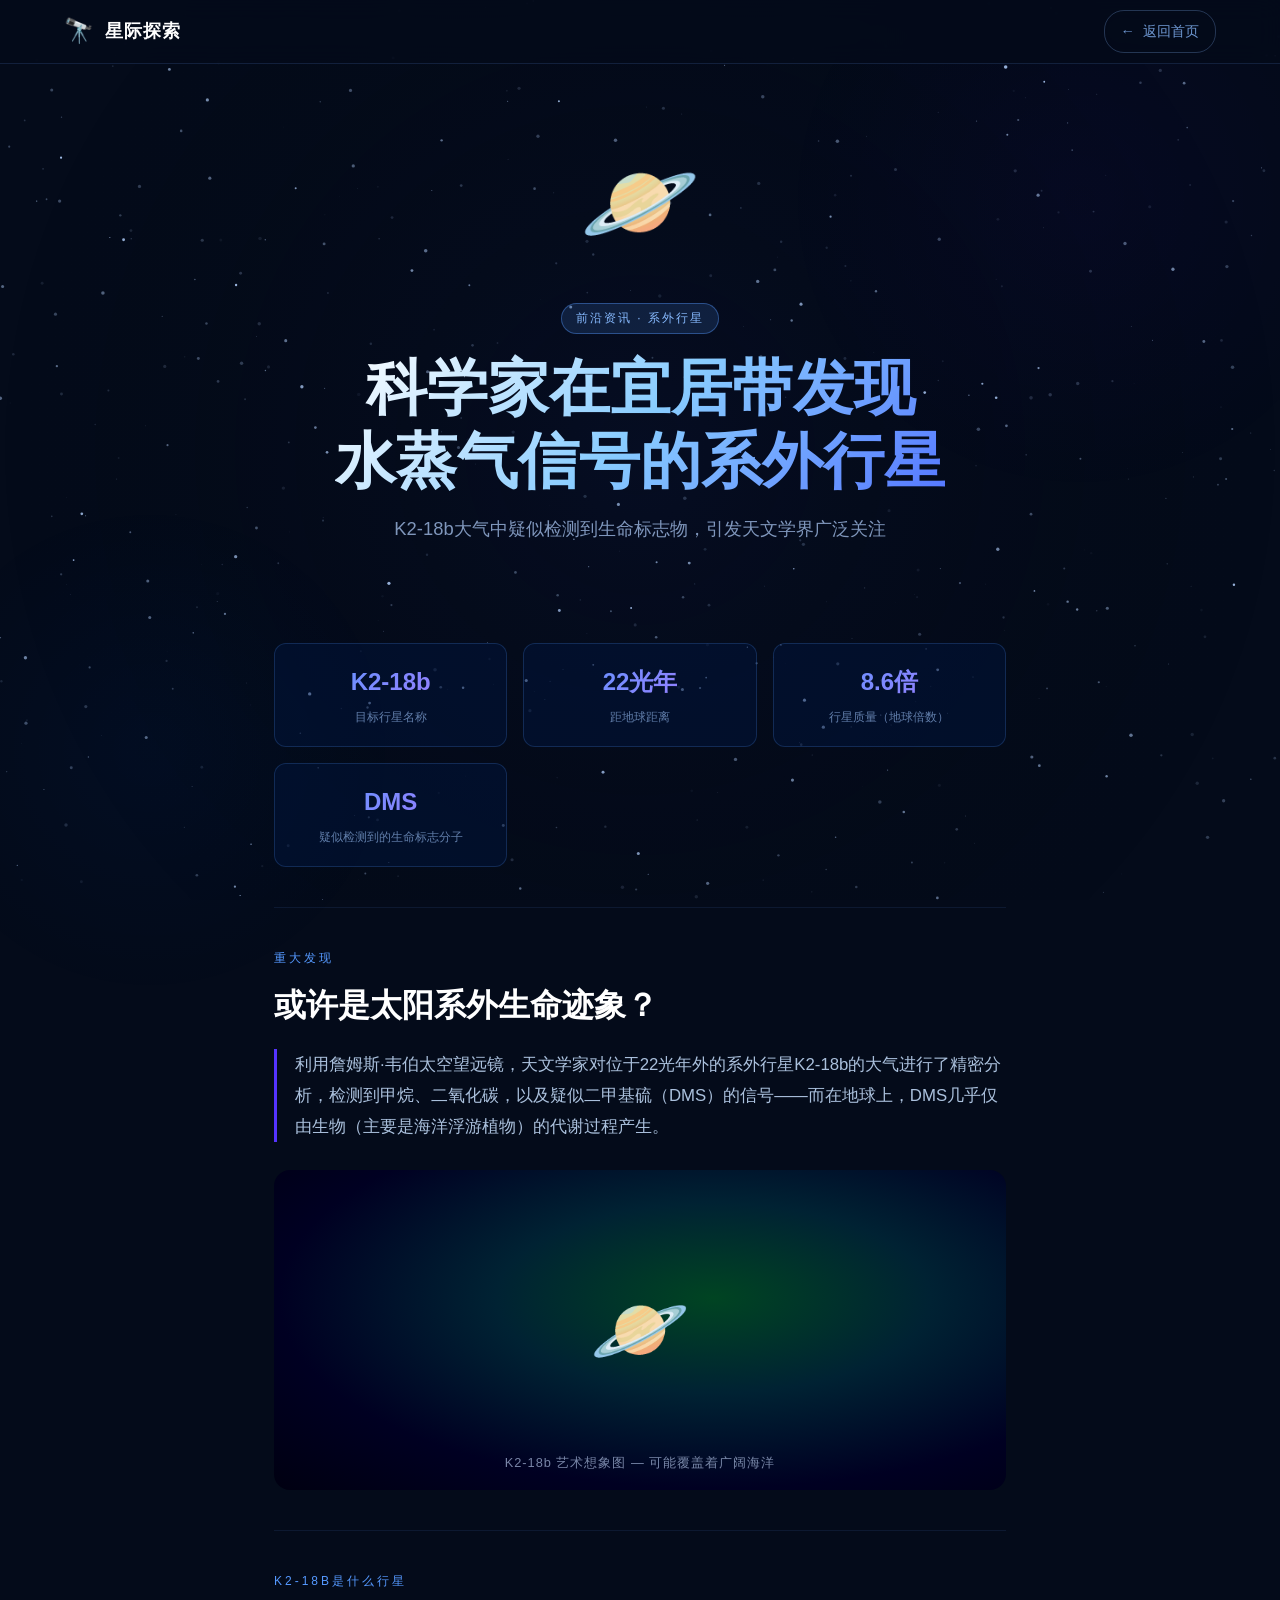
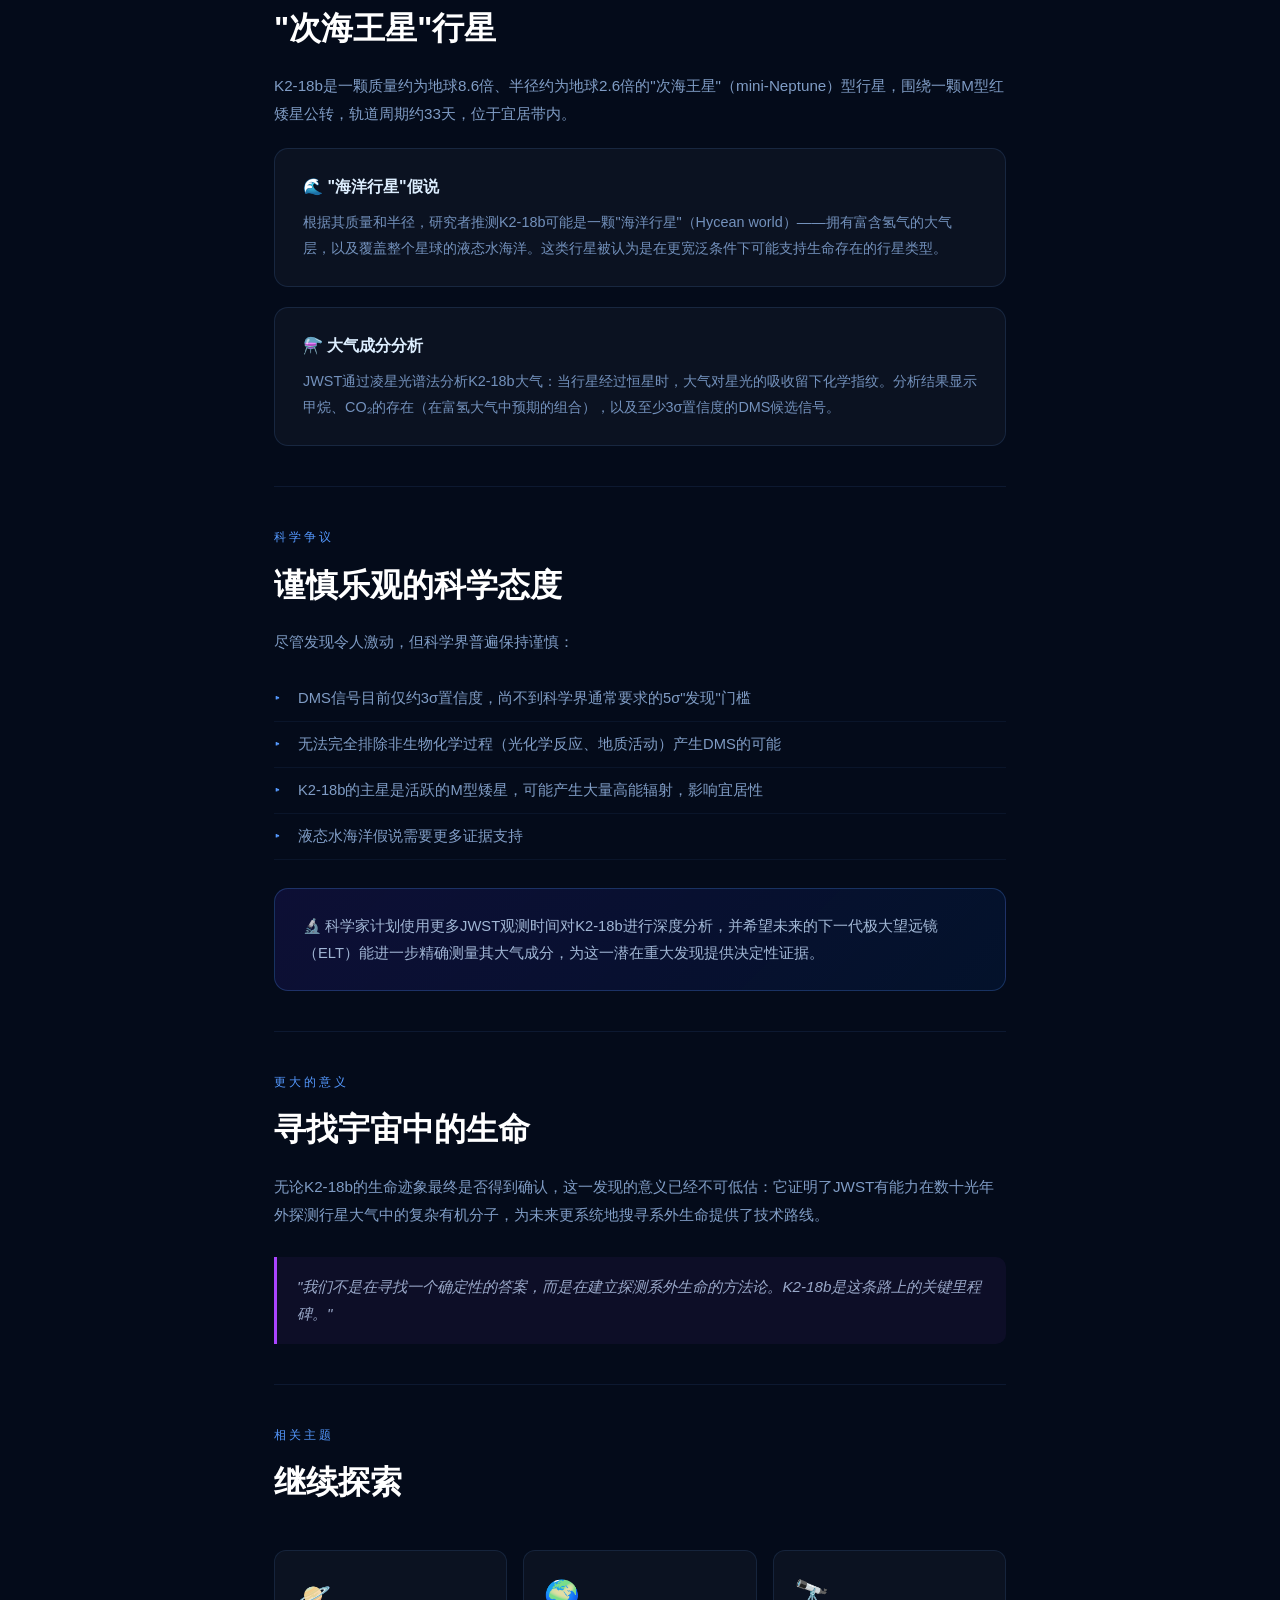
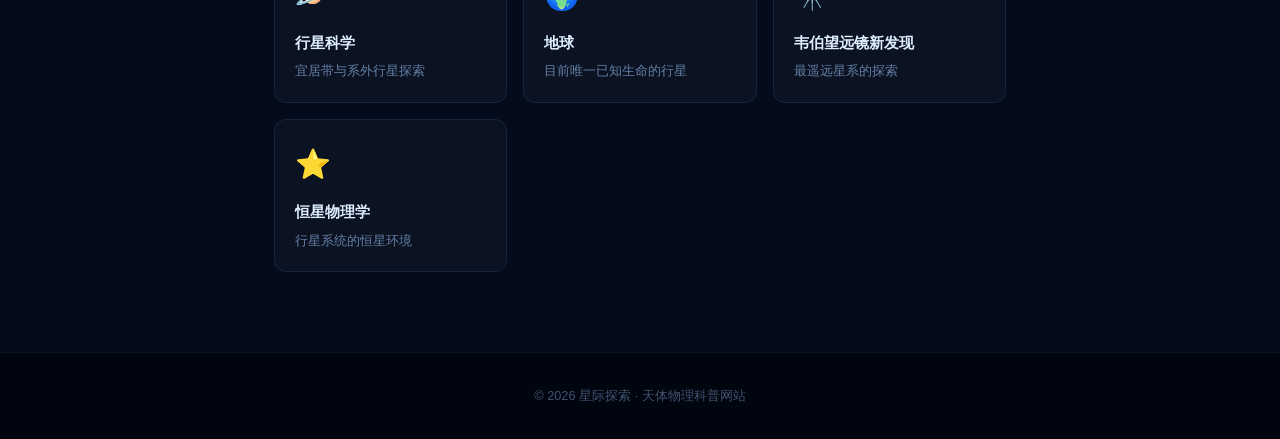
<file: news-exoplanet.html>
<!DOCTYPE html>
<html lang="zh-CN">
<head>
  <meta charset="UTF-8">
  <meta name="viewport" content="width=device-width, initial-scale=1.0, maximum-scale=1.0, user-scalable=no">
  <meta name="theme-color" content="#040b1a">  <meta name="apple-mobile-web-app-capable" content="yes">
  <meta name="apple-mobile-web-app-status-bar-style" content="black-translucent">
  <meta name="apple-mobile-web-app-title" content="星际探索">
  <link rel="manifest" href="manifest.json">
  <link rel="icon" type="image/svg+xml" href="data:image/svg+xml,<svg xmlns='http://www.w3.org/2000/svg' viewBox='0 0 192 192'><defs><linearGradient id='grad' x1='0%' y1='0%' x2='100%' y2='100%'><stop offset='0%' style='stop-color:%231e3a8a;stop-opacity:1' /><stop offset='100%' style='stop-color:%237c3aed;stop-opacity:1' /></linearGradient></defs><rect width='192' height='192' fill='url(%23grad)'/><circle cx='96' cy='96' r='60' fill='none' stroke='%23fbbf24' stroke-width='3'/><circle cx='96' cy='96' r='8' fill='%23fbbf24'/></svg>">
  <title>系外行星宜居带新发现 · 资讯 · 星际探索</title>
  <link rel="stylesheet" href="common.css">
</head>
<body>
<div class="bg-glow-1"></div><div class="bg-glow-2"></div>
<canvas id="starCanvas"></canvas>
<div class="progress-bar" id="progressBar"></div>
<nav class="navbar" id="navbar">
  <a href="index.html" class="nav-logo"><span class="nav-logo-icon">🔭</span><span>星际探索</span></a>
  <a href="index.html#news" class="nav-back">← <span>返回首页</span></a>
</nav>

<div class="detail-hero">
  <div class="detail-hero-icon">🪐</div>
  <span class="detail-badge">前沿资讯 · 系外行星</span>
  <h1>科学家在宜居带发现<br>水蒸气信号的系外行星</h1>
  <p class="detail-hero-sub">K2-18b大气中疑似检测到生命标志物，引发天文学界广泛关注</p>
</div>

<div class="content-wrap">
  <div class="data-grid reveal">
    <div class="data-item"><div class="data-num">K2-18b</div><div class="data-label">目标行星名称</div></div>
    <div class="data-item"><div class="data-num">22光年</div><div class="data-label">距地球距离</div></div>
    <div class="data-item"><div class="data-num">8.6倍</div><div class="data-label">行星质量（地球倍数）</div></div>
    <div class="data-item"><div class="data-num">DMS</div><div class="data-label">疑似检测到的生命标志分子</div></div>
  </div>

  <hr class="divider">

  <div class="section-tag reveal">重大发现</div>
  <h2 class="block-title reveal">或许是太阳系外生命迹象？</h2>
  <p class="lead-text reveal">利用詹姆斯·韦伯太空望远镜，天文学家对位于22光年外的系外行星K2-18b的大气进行了精密分析，检测到甲烷、二氧化碳，以及疑似二甲基硫（DMS）的信号——而在地球上，DMS几乎仅由生物（主要是海洋浮游植物）的代谢过程产生。</p>

  <div class="visual-block reveal" style="background: radial-gradient(ellipse at 60% 40%, #004422 0%, #002233 35%, #000022 70%, #000011 100%);">
    <span>🪐</span>
    <div class="visual-label">K2-18b 艺术想象图 — 可能覆盖着广阔海洋</div>
  </div>

  <hr class="divider">

  <div class="section-tag reveal">K2-18b是什么行星</div>
  <h2 class="block-title reveal">"次海王星"行星</h2>
  <p class="body-text reveal">K2-18b是一颗质量约为地球8.6倍、半径约为地球2.6倍的"次海王星"（mini-Neptune）型行星，围绕一颗M型红矮星公转，轨道周期约33天，位于宜居带内。</p>
  <div class="info-card reveal">
    <div class="info-card-title">🌊 "海洋行星"假说</div>
    <div class="info-card-text">根据其质量和半径，研究者推测K2-18b可能是一颗"海洋行星"（Hycean world）——拥有富含氢气的大气层，以及覆盖整个星球的液态水海洋。这类行星被认为是在更宽泛条件下可能支持生命存在的行星类型。</div>
  </div>
  <div class="info-card reveal">
    <div class="info-card-title">⚗️ 大气成分分析</div>
    <div class="info-card-text">JWST通过凌星光谱法分析K2-18b大气：当行星经过恒星时，大气对星光的吸收留下化学指纹。分析结果显示甲烷、CO₂的存在（在富氢大气中预期的组合），以及至少3σ置信度的DMS候选信号。</div>
  </div>

  <hr class="divider">

  <div class="section-tag reveal">科学争议</div>
  <h2 class="block-title reveal">谨慎乐观的科学态度</h2>
  <p class="body-text reveal">尽管发现令人激动，但科学界普遍保持谨慎：</p>
  <ul class="styled-list reveal">
    <li>DMS信号目前仅约3σ置信度，尚不到科学界通常要求的5σ"发现"门槛</li>
    <li>无法完全排除非生物化学过程（光化学反应、地质活动）产生DMS的可能</li>
    <li>K2-18b的主星是活跃的M型矮星，可能产生大量高能辐射，影响宜居性</li>
    <li>液态水海洋假说需要更多证据支持</li>
  </ul>
  <div class="highlight-box reveal">
    <p>🔬 科学家计划使用更多JWST观测时间对K2-18b进行深度分析，并希望未来的下一代极大望远镜（ELT）能进一步精确测量其大气成分，为这一潜在重大发现提供决定性证据。</p>
  </div>

  <hr class="divider">

  <div class="section-tag reveal">更大的意义</div>
  <h2 class="block-title reveal">寻找宇宙中的生命</h2>
  <p class="body-text reveal">无论K2-18b的生命迹象最终是否得到确认，这一发现的意义已经不可低估：它证明了JWST有能力在数十光年外探测行星大气中的复杂有机分子，为未来更系统地搜寻系外生命提供了技术路线。</p>
  <blockquote class="reveal">"我们不是在寻找一个确定性的答案，而是在建立探测系外生命的方法论。K2-18b是这条路上的关键里程碑。"</blockquote>

  <hr class="divider">
  <div class="section-tag reveal">相关主题</div>
  <h2 class="block-title reveal">继续探索</h2>
  <div class="related-grid">
    <a href="planets.html" class="related-card reveal"><div class="related-icon">🪐</div><div class="related-title">行星科学</div><div class="related-desc">宜居带与系外行星探索</div></a>
    <a href="earth.html" class="related-card reveal"><div class="related-icon">🌍</div><div class="related-title">地球</div><div class="related-desc">目前唯一已知生命的行星</div></a>
    <a href="news-jwst.html" class="related-card reveal"><div class="related-icon">🔭</div><div class="related-title">韦伯望远镜新发现</div><div class="related-desc">最遥远星系的探索</div></a>
    <a href="stars.html" class="related-card reveal"><div class="related-icon">⭐</div><div class="related-title">恒星物理学</div><div class="related-desc">行星系统的恒星环境</div></a>
  </div>
</div>

<footer class="page-footer"><p>© 2026 星际探索 · 天体物理科普网站</p></footer>
<script src="common.js"></script>
</body>
</html>
</file>
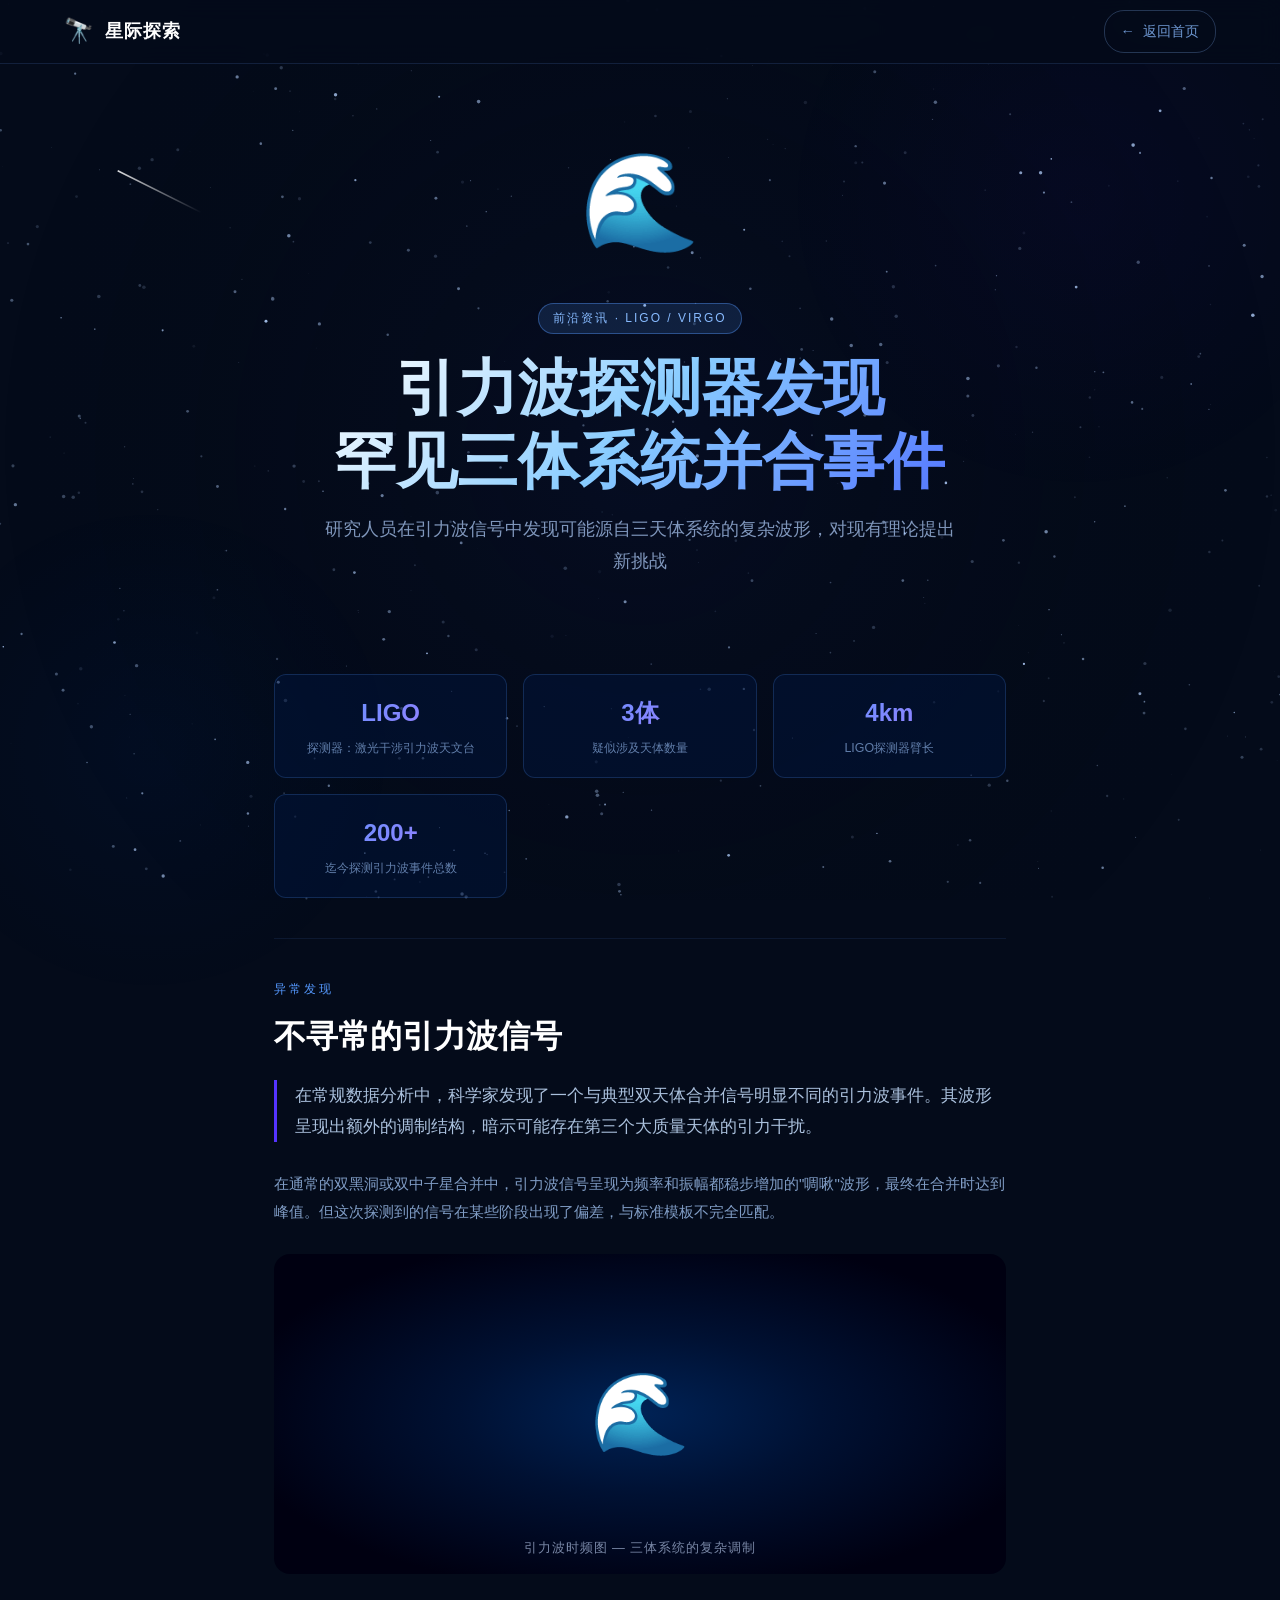
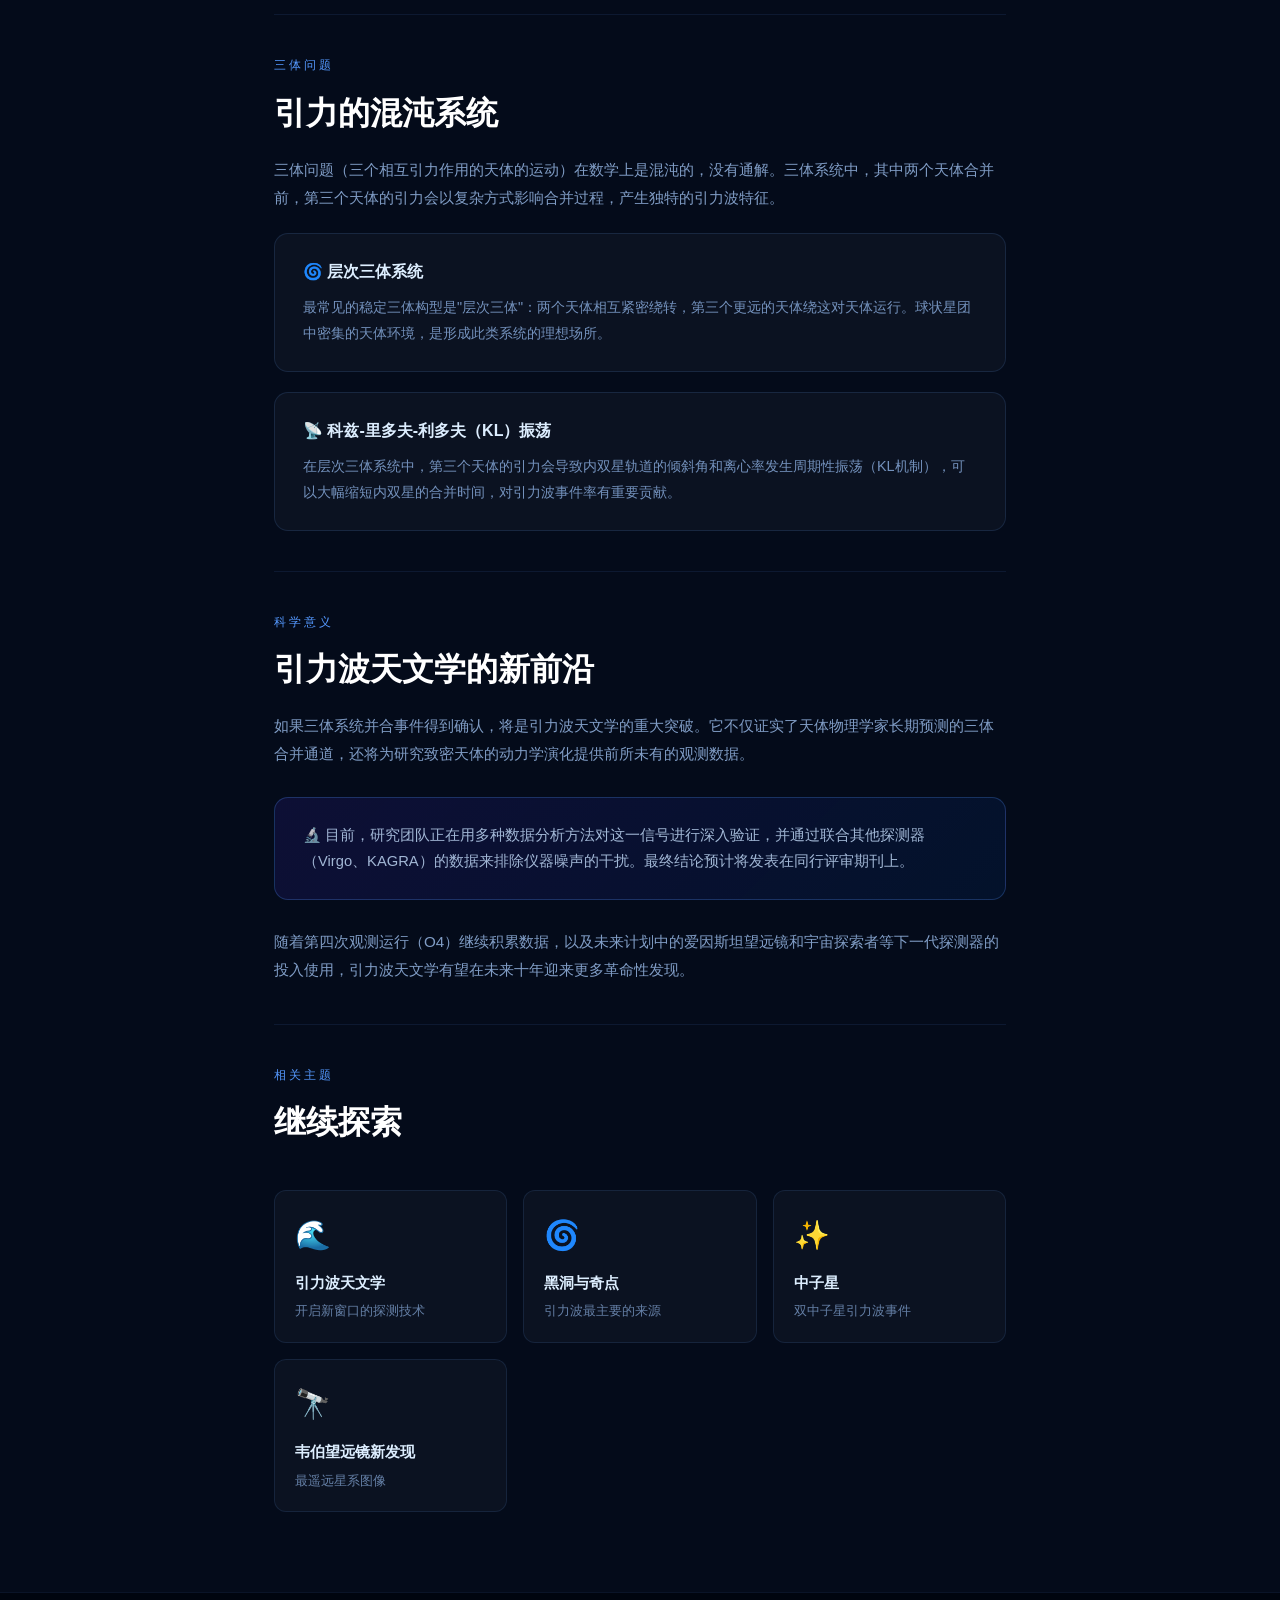
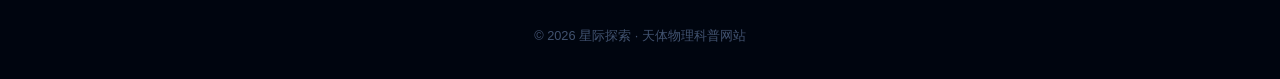
<file: news-gravitational.html>
<!DOCTYPE html>
<html lang="zh-CN">
<head>
  <meta charset="UTF-8">
  <meta name="viewport" content="width=device-width, initial-scale=1.0, maximum-scale=1.0, user-scalable=no">
  <meta name="theme-color" content="#040b1a">  <meta name="apple-mobile-web-app-capable" content="yes">
  <meta name="apple-mobile-web-app-status-bar-style" content="black-translucent">
  <meta name="apple-mobile-web-app-title" content="星际探索">
  <link rel="manifest" href="manifest.json">
  <link rel="icon" type="image/svg+xml" href="data:image/svg+xml,<svg xmlns='http://www.w3.org/2000/svg' viewBox='0 0 192 192'><defs><linearGradient id='grad' x1='0%' y1='0%' x2='100%' y2='100%'><stop offset='0%' style='stop-color:%231e3a8a;stop-opacity:1' /><stop offset='100%' style='stop-color:%237c3aed;stop-opacity:1' /></linearGradient></defs><rect width='192' height='192' fill='url(%23grad)'/><circle cx='96' cy='96' r='60' fill='none' stroke='%23fbbf24' stroke-width='3'/><circle cx='96' cy='96' r='8' fill='%23fbbf24'/></svg>">
  <title>罕见三体引力波事件 · 资讯 · 星际探索</title>
  <link rel="stylesheet" href="common.css">
</head>
<body>
<div class="bg-glow-1"></div><div class="bg-glow-2"></div>
<canvas id="starCanvas"></canvas>
<div class="progress-bar" id="progressBar"></div>
<nav class="navbar" id="navbar">
  <a href="index.html" class="nav-logo"><span class="nav-logo-icon">🔭</span><span>星际探索</span></a>
  <a href="index.html#news" class="nav-back">← <span>返回首页</span></a>
</nav>

<div class="detail-hero">
  <div class="detail-hero-icon">🌊</div>
  <span class="detail-badge">前沿资讯 · LIGO / Virgo</span>
  <h1>引力波探测器发现<br>罕见三体系统并合事件</h1>
  <p class="detail-hero-sub">研究人员在引力波信号中发现可能源自三天体系统的复杂波形，对现有理论提出新挑战</p>
</div>

<div class="content-wrap">
  <div class="data-grid reveal">
    <div class="data-item"><div class="data-num">LIGO</div><div class="data-label">探测器：激光干涉引力波天文台</div></div>
    <div class="data-item"><div class="data-num">3体</div><div class="data-label">疑似涉及天体数量</div></div>
    <div class="data-item"><div class="data-num">4km</div><div class="data-label">LIGO探测器臂长</div></div>
    <div class="data-item"><div class="data-num">200+</div><div class="data-label">迄今探测引力波事件总数</div></div>
  </div>

  <hr class="divider">

  <div class="section-tag reveal">异常发现</div>
  <h2 class="block-title reveal">不寻常的引力波信号</h2>
  <p class="lead-text reveal">在常规数据分析中，科学家发现了一个与典型双天体合并信号明显不同的引力波事件。其波形呈现出额外的调制结构，暗示可能存在第三个大质量天体的引力干扰。</p>
  <p class="body-text reveal">在通常的双黑洞或双中子星合并中，引力波信号呈现为频率和振幅都稳步增加的"啁啾"波形，最终在合并时达到峰值。但这次探测到的信号在某些阶段出现了偏差，与标准模板不完全匹配。</p>

  <div class="visual-block reveal" style="background: radial-gradient(ellipse at 50% 50%, #002255 0%, #001133 35%, #000011 80%);">
    <span>🌊</span>
    <div class="visual-label">引力波时频图 — 三体系统的复杂调制</div>
  </div>

  <hr class="divider">

  <div class="section-tag reveal">三体问题</div>
  <h2 class="block-title reveal">引力的混沌系统</h2>
  <p class="body-text reveal">三体问题（三个相互引力作用的天体的运动）在数学上是混沌的，没有通解。三体系统中，其中两个天体合并前，第三个天体的引力会以复杂方式影响合并过程，产生独特的引力波特征。</p>
  <div class="info-card reveal">
    <div class="info-card-title">🌀 层次三体系统</div>
    <div class="info-card-text">最常见的稳定三体构型是"层次三体"：两个天体相互紧密绕转，第三个更远的天体绕这对天体运行。球状星团中密集的天体环境，是形成此类系统的理想场所。</div>
  </div>
  <div class="info-card reveal">
    <div class="info-card-title">📡 科兹-里多夫-利多夫（KL）振荡</div>
    <div class="info-card-text">在层次三体系统中，第三个天体的引力会导致内双星轨道的倾斜角和离心率发生周期性振荡（KL机制），可以大幅缩短内双星的合并时间，对引力波事件率有重要贡献。</div>
  </div>

  <hr class="divider">

  <div class="section-tag reveal">科学意义</div>
  <h2 class="block-title reveal">引力波天文学的新前沿</h2>
  <p class="body-text reveal">如果三体系统并合事件得到确认，将是引力波天文学的重大突破。它不仅证实了天体物理学家长期预测的三体合并通道，还将为研究致密天体的动力学演化提供前所未有的观测数据。</p>
  <div class="highlight-box reveal">
    <p>🔬 目前，研究团队正在用多种数据分析方法对这一信号进行深入验证，并通过联合其他探测器（Virgo、KAGRA）的数据来排除仪器噪声的干扰。最终结论预计将发表在同行评审期刊上。</p>
  </div>
  <p class="body-text reveal">随着第四次观测运行（O4）继续积累数据，以及未来计划中的爱因斯坦望远镜和宇宙探索者等下一代探测器的投入使用，引力波天文学有望在未来十年迎来更多革命性发现。</p>

  <hr class="divider">
  <div class="section-tag reveal">相关主题</div>
  <h2 class="block-title reveal">继续探索</h2>
  <div class="related-grid">
    <a href="gravitational-waves.html" class="related-card reveal"><div class="related-icon">🌊</div><div class="related-title">引力波天文学</div><div class="related-desc">开启新窗口的探测技术</div></a>
    <a href="blackhole.html" class="related-card reveal"><div class="related-icon">🌀</div><div class="related-title">黑洞与奇点</div><div class="related-desc">引力波最主要的来源</div></a>
    <a href="neutronstar.html" class="related-card reveal"><div class="related-icon">✨</div><div class="related-title">中子星</div><div class="related-desc">双中子星引力波事件</div></a>
    <a href="news-jwst.html" class="related-card reveal"><div class="related-icon">🔭</div><div class="related-title">韦伯望远镜新发现</div><div class="related-desc">最遥远星系图像</div></a>
  </div>
</div>

<footer class="page-footer"><p>© 2026 星际探索 · 天体物理科普网站</p></footer>
<script src="common.js"></script>
</body>
</html>
</file>
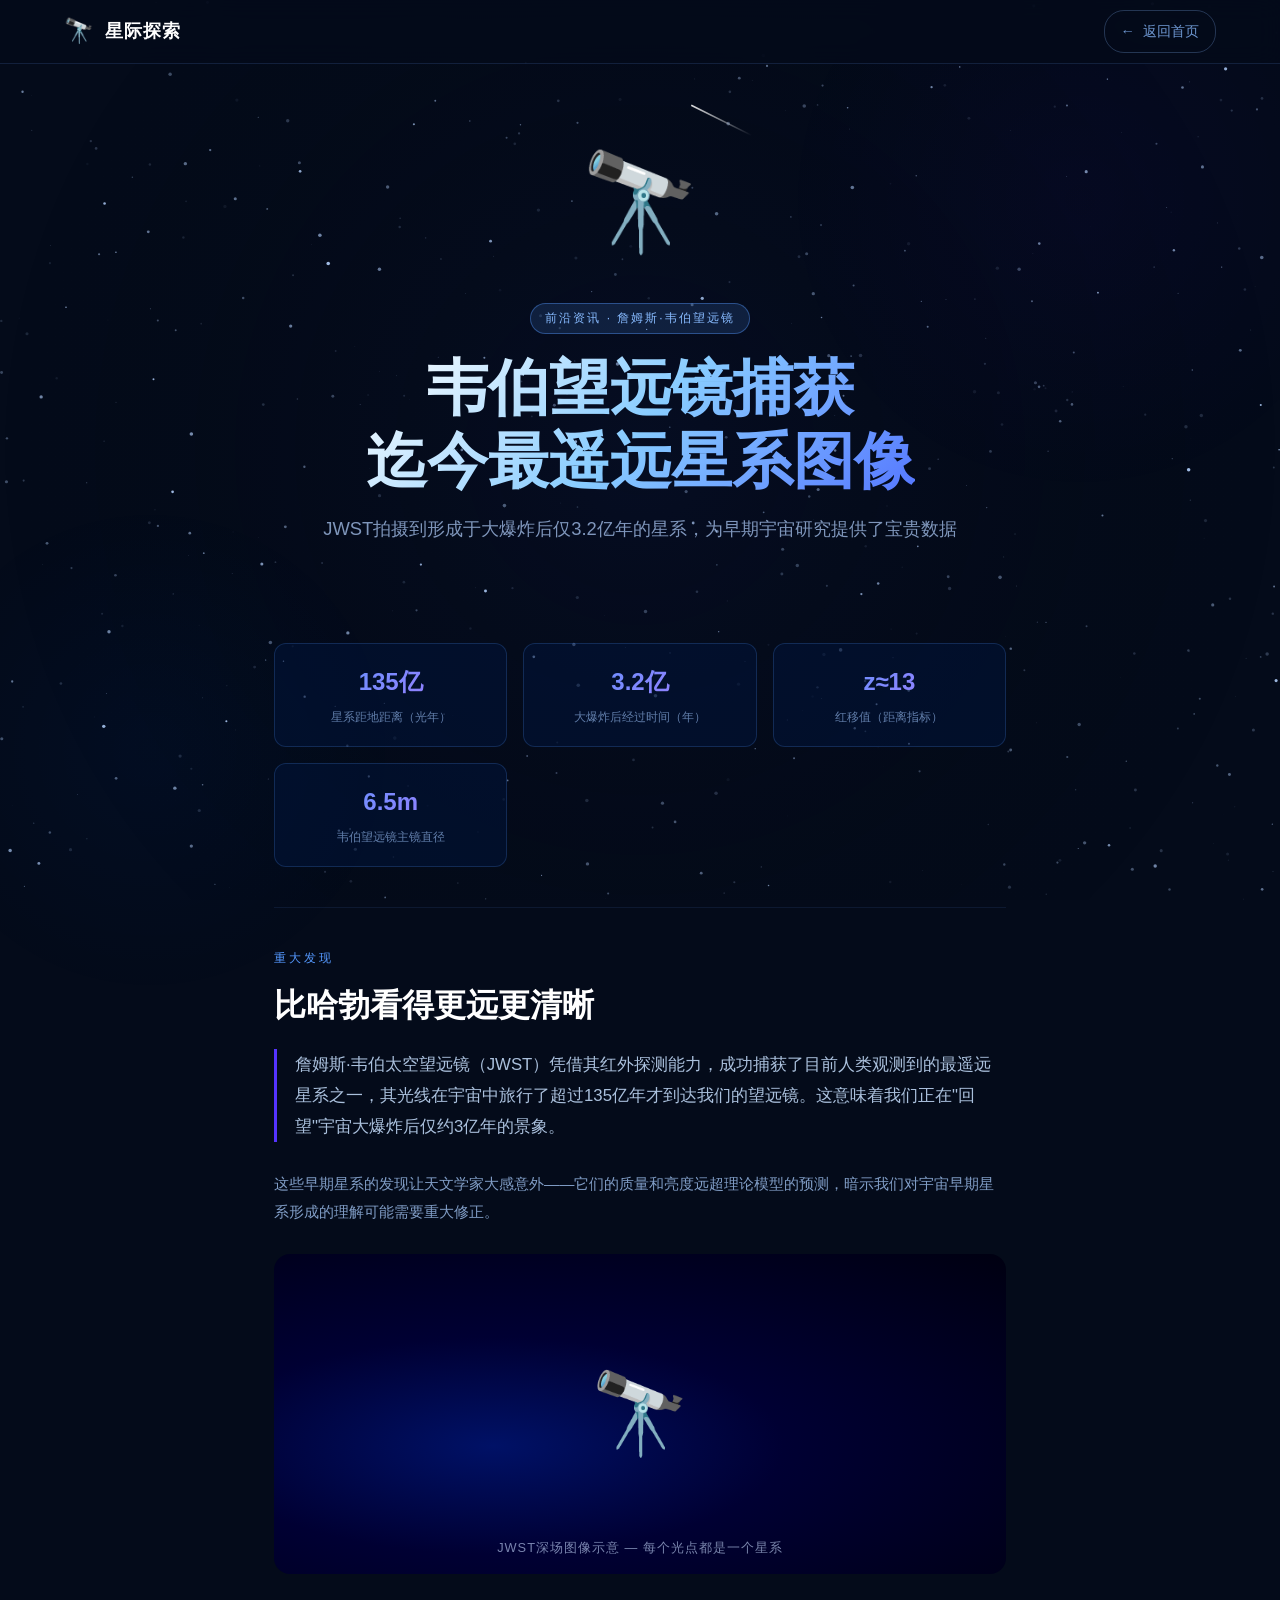
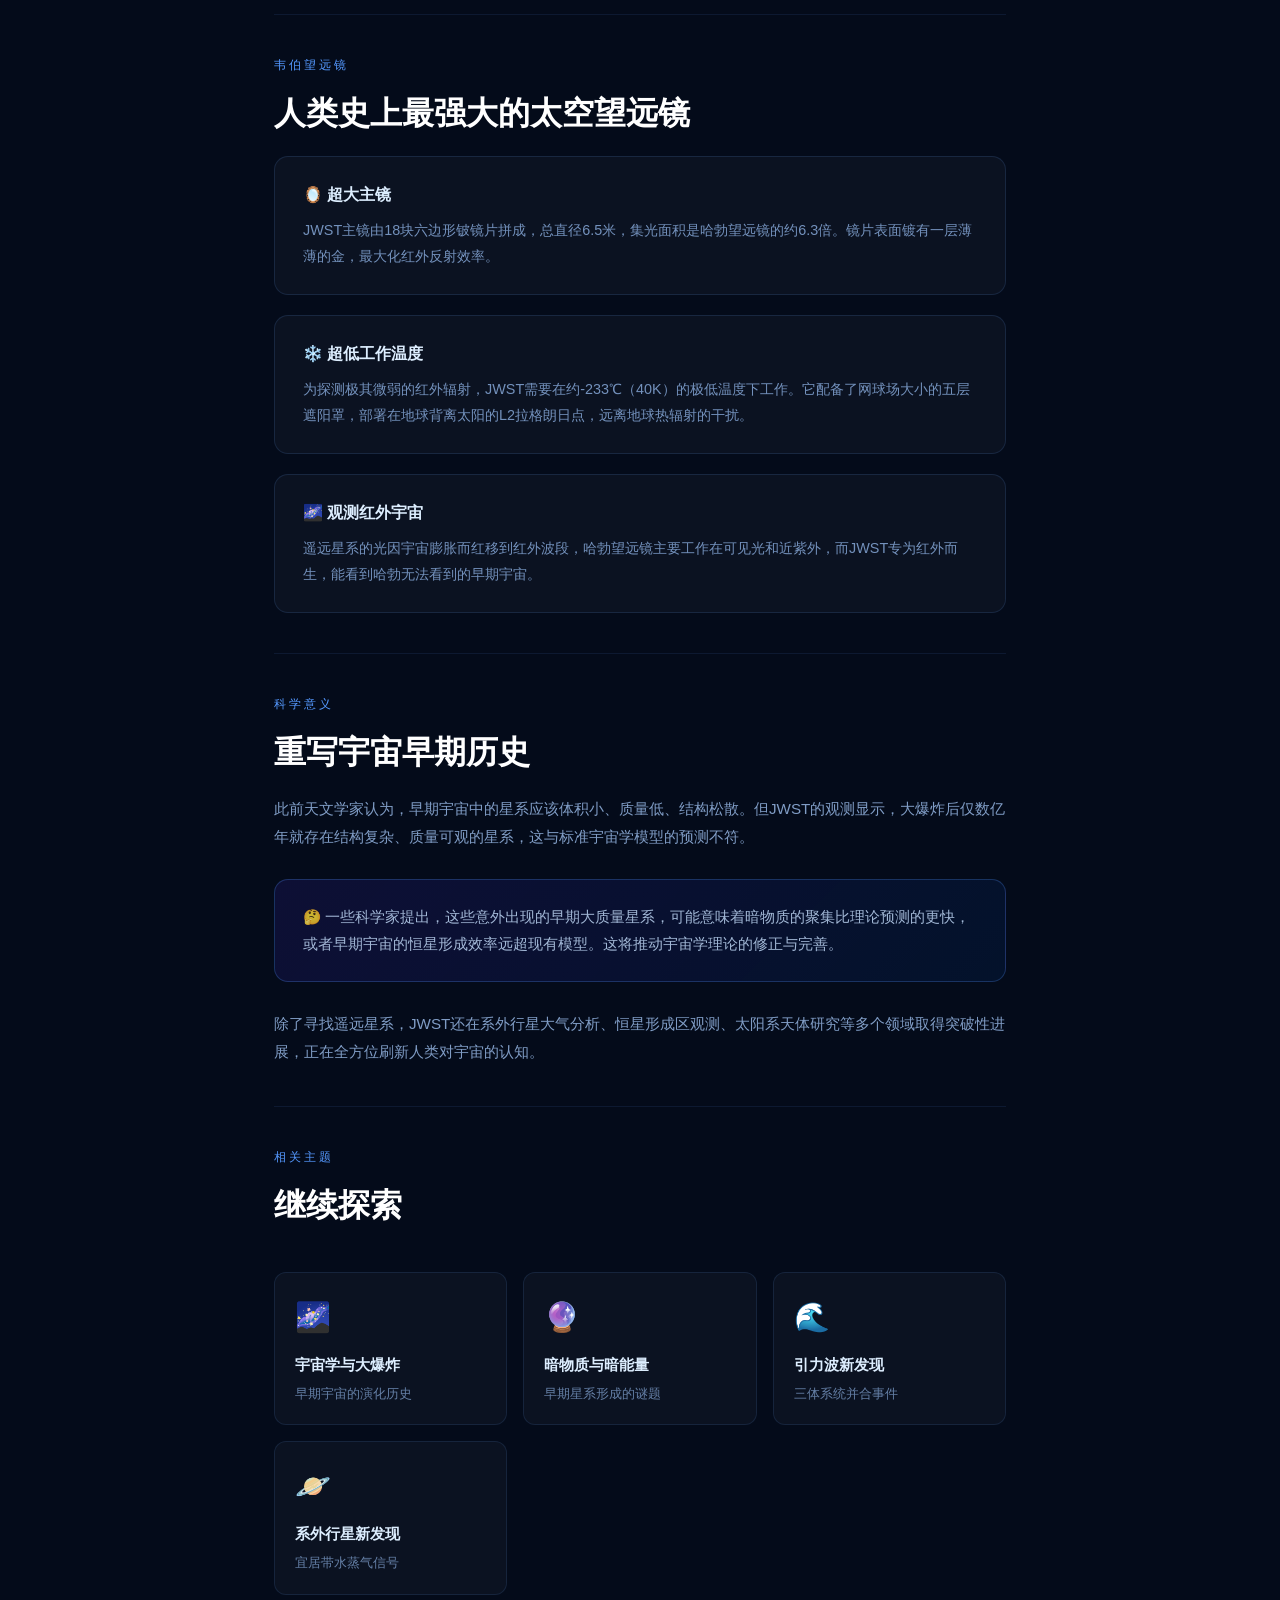
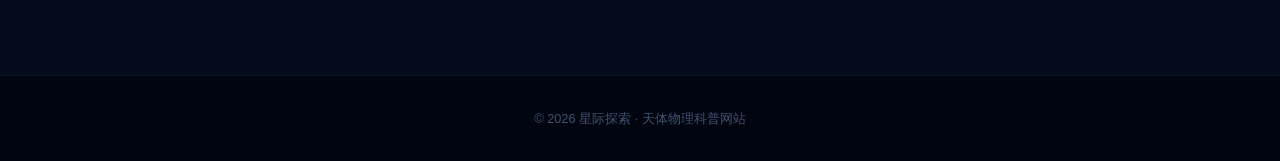
<file: news-jwst.html>
<!DOCTYPE html>
<html lang="zh-CN">
<head>
  <meta charset="UTF-8">
  <meta name="viewport" content="width=device-width, initial-scale=1.0, maximum-scale=1.0, user-scalable=no">
  <meta name="theme-color" content="#040b1a">  <meta name="apple-mobile-web-app-capable" content="yes">
  <meta name="apple-mobile-web-app-status-bar-style" content="black-translucent">
  <meta name="apple-mobile-web-app-title" content="星际探索">
  <link rel="manifest" href="manifest.json">
  <link rel="icon" type="image/svg+xml" href="data:image/svg+xml,<svg xmlns='http://www.w3.org/2000/svg' viewBox='0 0 192 192'><defs><linearGradient id='grad' x1='0%' y1='0%' x2='100%' y2='100%'><stop offset='0%' style='stop-color:%231e3a8a;stop-opacity:1' /><stop offset='100%' style='stop-color:%237c3aed;stop-opacity:1' /></linearGradient></defs><rect width='192' height='192' fill='url(%23grad)'/><circle cx='96' cy='96' r='60' fill='none' stroke='%23fbbf24' stroke-width='3'/><circle cx='96' cy='96' r='8' fill='%23fbbf24'/></svg>">
  <title>韦伯望远镜捕获最遥远星系 · 资讯 · 星际探索</title>
  <link rel="stylesheet" href="common.css">
</head>
<body>
<div class="bg-glow-1"></div><div class="bg-glow-2"></div>
<canvas id="starCanvas"></canvas>
<div class="progress-bar" id="progressBar"></div>
<nav class="navbar" id="navbar">
  <a href="index.html" class="nav-logo"><span class="nav-logo-icon">🔭</span><span>星际探索</span></a>
  <a href="index.html#news" class="nav-back">← <span>返回首页</span></a>
</nav>

<div class="detail-hero">
  <div class="detail-hero-icon">🔭</div>
  <span class="detail-badge">前沿资讯 · 詹姆斯·韦伯望远镜</span>
  <h1>韦伯望远镜捕获<br>迄今最遥远星系图像</h1>
  <p class="detail-hero-sub">JWST拍摄到形成于大爆炸后仅3.2亿年的星系，为早期宇宙研究提供了宝贵数据</p>
</div>

<div class="content-wrap">
  <div class="data-grid reveal">
    <div class="data-item"><div class="data-num">135亿</div><div class="data-label">星系距地距离（光年）</div></div>
    <div class="data-item"><div class="data-num">3.2亿</div><div class="data-label">大爆炸后经过时间（年）</div></div>
    <div class="data-item"><div class="data-num">z≈13</div><div class="data-label">红移值（距离指标）</div></div>
    <div class="data-item"><div class="data-num">6.5m</div><div class="data-label">韦伯望远镜主镜直径</div></div>
  </div>

  <hr class="divider">

  <div class="section-tag reveal">重大发现</div>
  <h2 class="block-title reveal">比哈勃看得更远更清晰</h2>
  <p class="lead-text reveal">詹姆斯·韦伯太空望远镜（JWST）凭借其红外探测能力，成功捕获了目前人类观测到的最遥远星系之一，其光线在宇宙中旅行了超过135亿年才到达我们的望远镜。这意味着我们正在"回望"宇宙大爆炸后仅约3亿年的景象。</p>
  <p class="body-text reveal">这些早期星系的发现让天文学家大感意外——它们的质量和亮度远超理论模型的预测，暗示我们对宇宙早期星系形成的理解可能需要重大修正。</p>

  <div class="visual-block reveal" style="background: radial-gradient(ellipse at 30% 60%, #001166 0%, #000033 40%, #000011 100%);">
    <span>🔭</span>
    <div class="visual-label">JWST深场图像示意 — 每个光点都是一个星系</div>
  </div>

  <hr class="divider">

  <div class="section-tag reveal">韦伯望远镜</div>
  <h2 class="block-title reveal">人类史上最强大的太空望远镜</h2>
  <div class="info-card reveal">
    <div class="info-card-title">🪞 超大主镜</div>
    <div class="info-card-text">JWST主镜由18块六边形铍镜片拼成，总直径6.5米，集光面积是哈勃望远镜的约6.3倍。镜片表面镀有一层薄薄的金，最大化红外反射效率。</div>
  </div>
  <div class="info-card reveal">
    <div class="info-card-title">❄️ 超低工作温度</div>
    <div class="info-card-text">为探测极其微弱的红外辐射，JWST需要在约-233℃（40K）的极低温度下工作。它配备了网球场大小的五层遮阳罩，部署在地球背离太阳的L2拉格朗日点，远离地球热辐射的干扰。</div>
  </div>
  <div class="info-card reveal">
    <div class="info-card-title">🌌 观测红外宇宙</div>
    <div class="info-card-text">遥远星系的光因宇宙膨胀而红移到红外波段，哈勃望远镜主要工作在可见光和近紫外，而JWST专为红外而生，能看到哈勃无法看到的早期宇宙。</div>
  </div>

  <hr class="divider">

  <div class="section-tag reveal">科学意义</div>
  <h2 class="block-title reveal">重写宇宙早期历史</h2>
  <p class="body-text reveal">此前天文学家认为，早期宇宙中的星系应该体积小、质量低、结构松散。但JWST的观测显示，大爆炸后仅数亿年就存在结构复杂、质量可观的星系，这与标准宇宙学模型的预测不符。</p>
  <div class="highlight-box reveal">
    <p>🤔 一些科学家提出，这些意外出现的早期大质量星系，可能意味着暗物质的聚集比理论预测的更快，或者早期宇宙的恒星形成效率远超现有模型。这将推动宇宙学理论的修正与完善。</p>
  </div>
  <p class="body-text reveal">除了寻找遥远星系，JWST还在系外行星大气分析、恒星形成区观测、太阳系天体研究等多个领域取得突破性进展，正在全方位刷新人类对宇宙的认知。</p>

  <hr class="divider">
  <div class="section-tag reveal">相关主题</div>
  <h2 class="block-title reveal">继续探索</h2>
  <div class="related-grid">
    <a href="cosmology.html" class="related-card reveal"><div class="related-icon">🌌</div><div class="related-title">宇宙学与大爆炸</div><div class="related-desc">早期宇宙的演化历史</div></a>
    <a href="dark-matter.html" class="related-card reveal"><div class="related-icon">🔮</div><div class="related-title">暗物质与暗能量</div><div class="related-desc">早期星系形成的谜题</div></a>
    <a href="news-gravitational.html" class="related-card reveal"><div class="related-icon">🌊</div><div class="related-title">引力波新发现</div><div class="related-desc">三体系统并合事件</div></a>
    <a href="news-exoplanet.html" class="related-card reveal"><div class="related-icon">🪐</div><div class="related-title">系外行星新发现</div><div class="related-desc">宜居带水蒸气信号</div></a>
  </div>
</div>

<footer class="page-footer"><p>© 2026 星际探索 · 天体物理科普网站</p></footer>
<script src="common.js"></script>
</body>
</html>
</file>
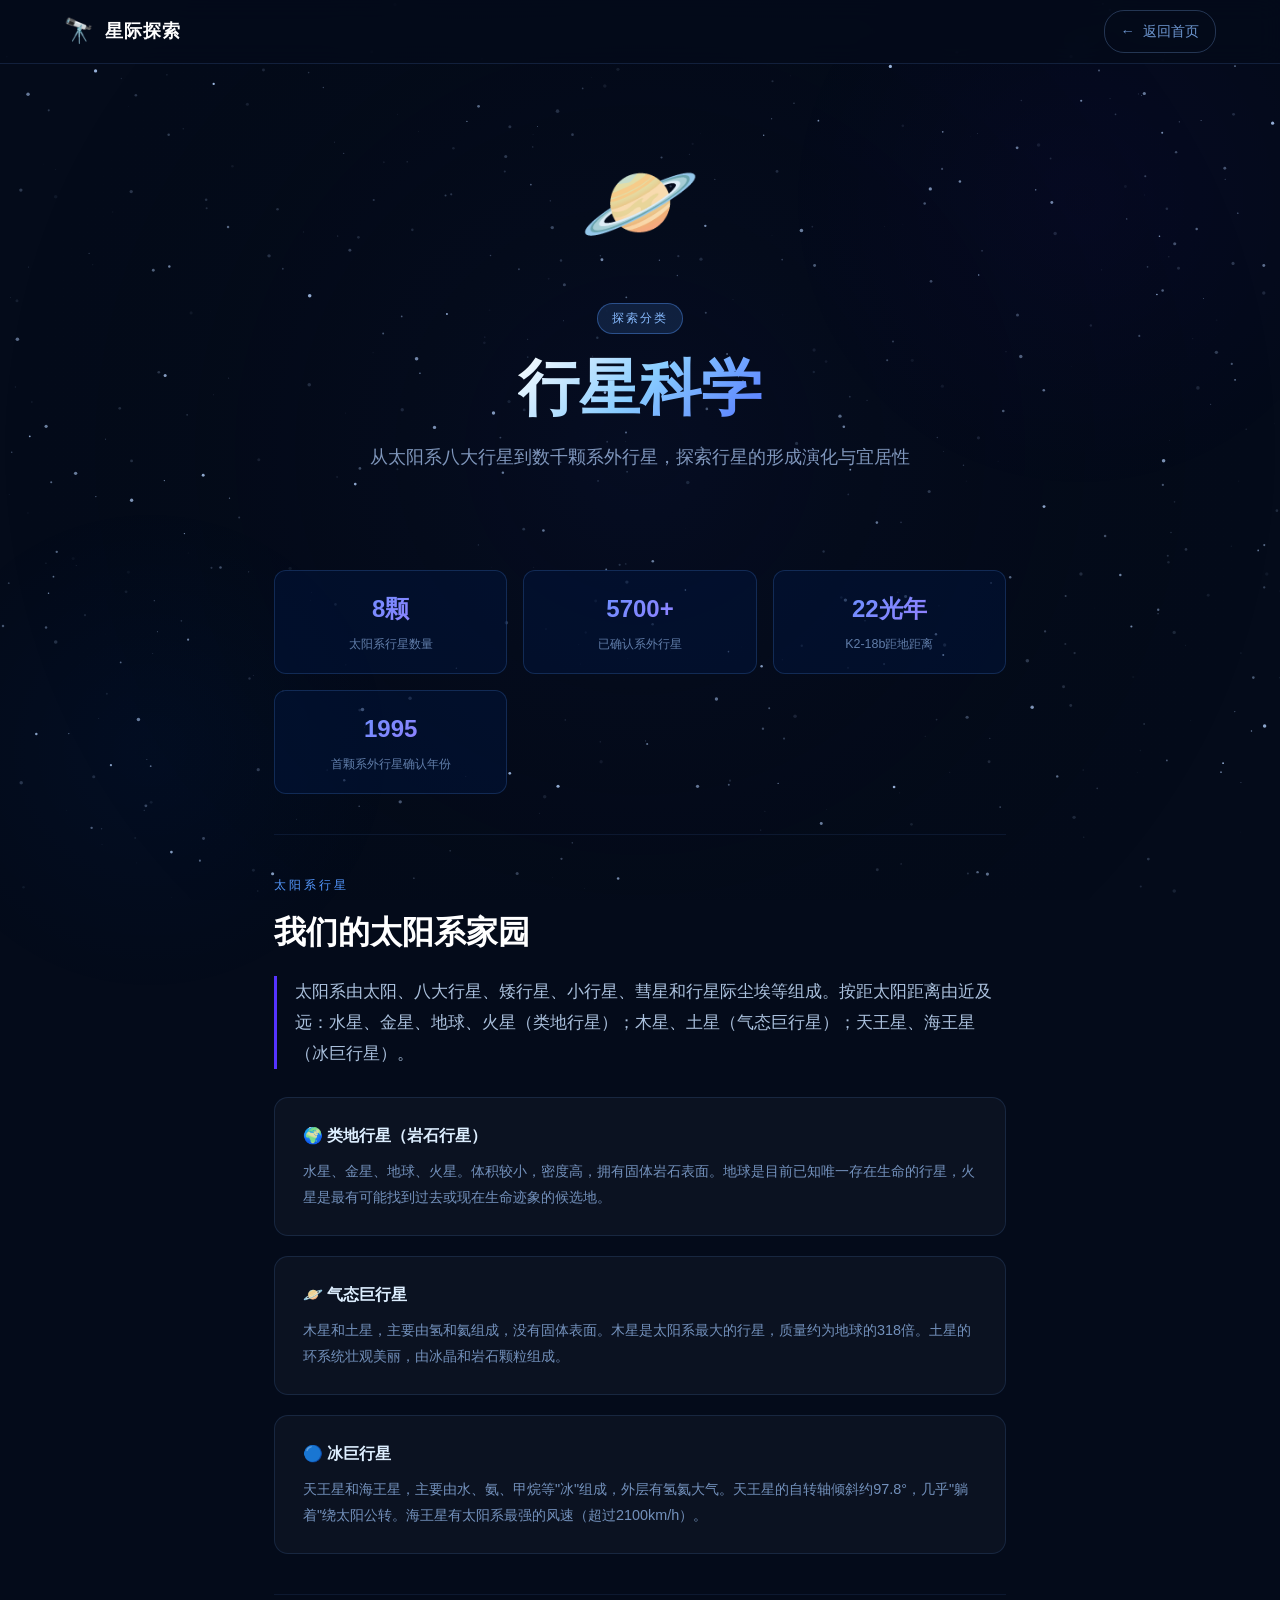
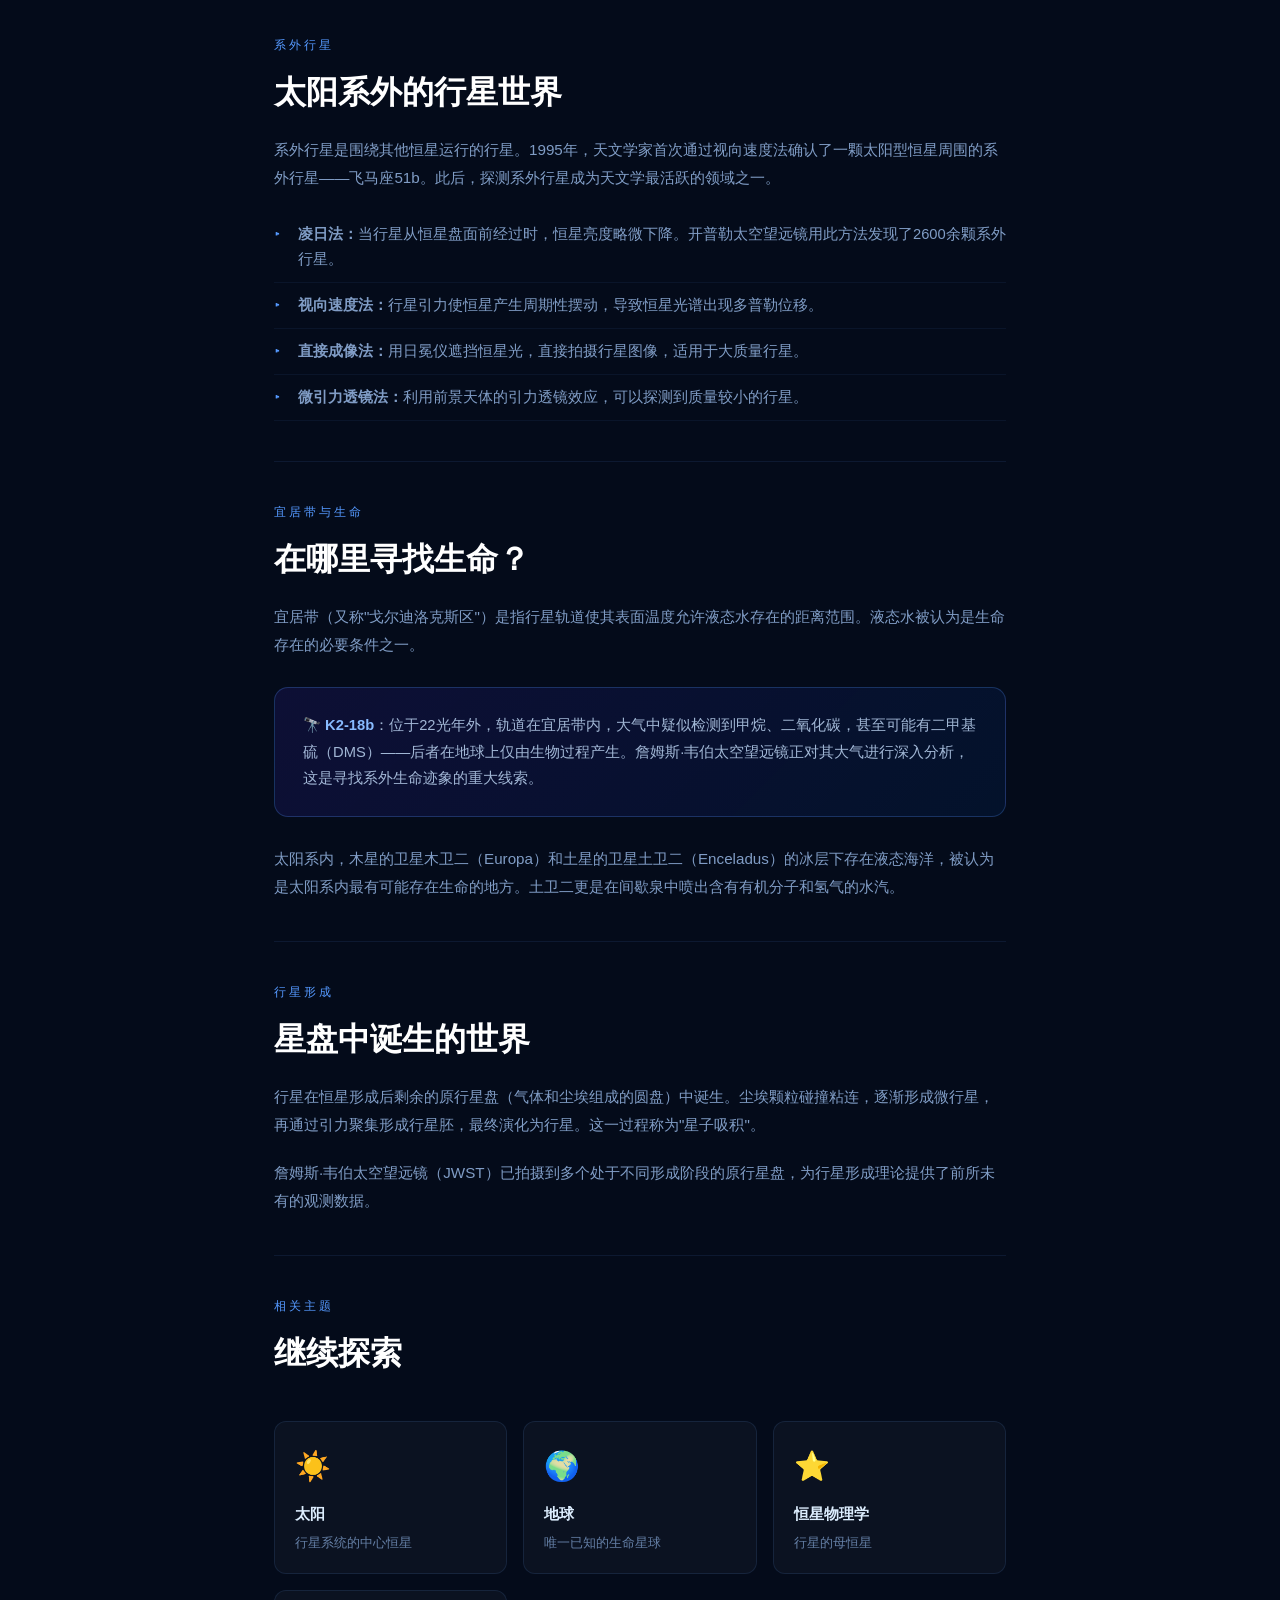
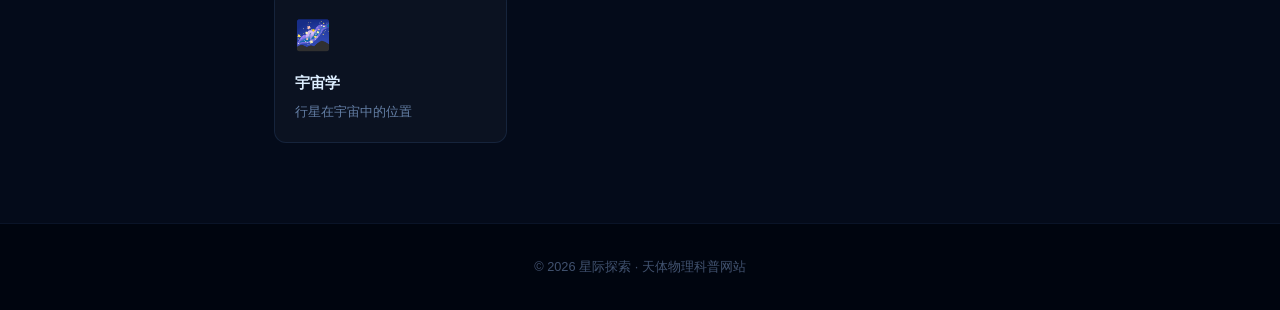
<file: planets.html>
<!DOCTYPE html>
<html lang="zh-CN">
<head>
  <meta charset="UTF-8">
  <meta name="viewport" content="width=device-width, initial-scale=1.0, maximum-scale=1.0, user-scalable=no">
  <meta name="theme-color" content="#040b1a">  <meta name="apple-mobile-web-app-capable" content="yes">
  <meta name="apple-mobile-web-app-status-bar-style" content="black-translucent">
  <meta name="apple-mobile-web-app-title" content="星际探索">
  <link rel="manifest" href="manifest.json">
  <link rel="icon" type="image/svg+xml" href="data:image/svg+xml,<svg xmlns='http://www.w3.org/2000/svg' viewBox='0 0 192 192'><defs><linearGradient id='grad' x1='0%' y1='0%' x2='100%' y2='100%'><stop offset='0%' style='stop-color:%231e3a8a;stop-opacity:1' /><stop offset='100%' style='stop-color:%237c3aed;stop-opacity:1' /></linearGradient></defs><rect width='192' height='192' fill='url(%23grad)'/><circle cx='96' cy='96' r='60' fill='none' stroke='%23fbbf24' stroke-width='3'/><circle cx='96' cy='96' r='8' fill='%23fbbf24'/></svg>">
  <title>行星科学 · 星际探索</title>
  <link rel="stylesheet" href="common.css">
</head>
<body>
<div class="bg-glow-1"></div><div class="bg-glow-2"></div>
<canvas id="starCanvas"></canvas>
<div class="progress-bar" id="progressBar"></div>
<nav class="navbar" id="navbar">
  <a href="index.html" class="nav-logo"><span class="nav-logo-icon">🔭</span><span>星际探索</span></a>
  <a href="index.html#explore" class="nav-back">← <span>返回首页</span></a>
</nav>

<div class="detail-hero">
  <div class="detail-hero-icon">🪐</div>
  <span class="detail-badge">探索分类</span>
  <h1>行星科学</h1>
  <p class="detail-hero-sub">从太阳系八大行星到数千颗系外行星，探索行星的形成演化与宜居性</p>
</div>

<div class="content-wrap">
  <div class="data-grid reveal">
    <div class="data-item"><div class="data-num">8颗</div><div class="data-label">太阳系行星数量</div></div>
    <div class="data-item"><div class="data-num">5700+</div><div class="data-label">已确认系外行星</div></div>
    <div class="data-item"><div class="data-num">22光年</div><div class="data-label">K2-18b距地距离</div></div>
    <div class="data-item"><div class="data-num">1995</div><div class="data-label">首颗系外行星确认年份</div></div>
  </div>

  <hr class="divider">

  <div class="section-tag reveal">太阳系行星</div>
  <h2 class="block-title reveal">我们的太阳系家园</h2>
  <p class="lead-text reveal">太阳系由太阳、八大行星、矮行星、小行星、彗星和行星际尘埃等组成。按距太阳距离由近及远：水星、金星、地球、火星（类地行星）；木星、土星（气态巨行星）；天王星、海王星（冰巨行星）。</p>
  <div class="info-card reveal">
    <div class="info-card-title">🌍 类地行星（岩石行星）</div>
    <div class="info-card-text">水星、金星、地球、火星。体积较小，密度高，拥有固体岩石表面。地球是目前已知唯一存在生命的行星，火星是最有可能找到过去或现在生命迹象的候选地。</div>
  </div>
  <div class="info-card reveal">
    <div class="info-card-title">🪐 气态巨行星</div>
    <div class="info-card-text">木星和土星，主要由氢和氦组成，没有固体表面。木星是太阳系最大的行星，质量约为地球的318倍。土星的环系统壮观美丽，由冰晶和岩石颗粒组成。</div>
  </div>
  <div class="info-card reveal">
    <div class="info-card-title">🔵 冰巨行星</div>
    <div class="info-card-text">天王星和海王星，主要由水、氨、甲烷等"冰"组成，外层有氢氦大气。天王星的自转轴倾斜约97.8°，几乎"躺着"绕太阳公转。海王星有太阳系最强的风速（超过2100km/h）。</div>
  </div>

  <hr class="divider">

  <div class="section-tag reveal">系外行星</div>
  <h2 class="block-title reveal">太阳系外的行星世界</h2>
  <p class="body-text reveal">系外行星是围绕其他恒星运行的行星。1995年，天文学家首次通过视向速度法确认了一颗太阳型恒星周围的系外行星——飞马座51b。此后，探测系外行星成为天文学最活跃的领域之一。</p>
  <ul class="styled-list reveal">
    <li><strong>凌日法：</strong>当行星从恒星盘面前经过时，恒星亮度略微下降。开普勒太空望远镜用此方法发现了2600余颗系外行星。</li>
    <li><strong>视向速度法：</strong>行星引力使恒星产生周期性摆动，导致恒星光谱出现多普勒位移。</li>
    <li><strong>直接成像法：</strong>用日冕仪遮挡恒星光，直接拍摄行星图像，适用于大质量行星。</li>
    <li><strong>微引力透镜法：</strong>利用前景天体的引力透镜效应，可以探测到质量较小的行星。</li>
  </ul>

  <hr class="divider">

  <div class="section-tag reveal">宜居带与生命</div>
  <h2 class="block-title reveal">在哪里寻找生命？</h2>
  <p class="body-text reveal">宜居带（又称"戈尔迪洛克斯区"）是指行星轨道使其表面温度允许液态水存在的距离范围。液态水被认为是生命存在的必要条件之一。</p>
  <div class="highlight-box reveal">
    <p>🔭 <strong style="color:#88bbff">K2-18b</strong>：位于22光年外，轨道在宜居带内，大气中疑似检测到甲烷、二氧化碳，甚至可能有二甲基硫（DMS）——后者在地球上仅由生物过程产生。詹姆斯·韦伯太空望远镜正对其大气进行深入分析，这是寻找系外生命迹象的重大线索。</p>
  </div>
  <p class="body-text reveal">太阳系内，木星的卫星木卫二（Europa）和土星的卫星土卫二（Enceladus）的冰层下存在液态海洋，被认为是太阳系内最有可能存在生命的地方。土卫二更是在间歇泉中喷出含有有机分子和氢气的水汽。</p>

  <hr class="divider">

  <div class="section-tag reveal">行星形成</div>
  <h2 class="block-title reveal">星盘中诞生的世界</h2>
  <p class="body-text reveal">行星在恒星形成后剩余的原行星盘（气体和尘埃组成的圆盘）中诞生。尘埃颗粒碰撞粘连，逐渐形成微行星，再通过引力聚集形成行星胚，最终演化为行星。这一过程称为"星子吸积"。</p>
  <p class="body-text reveal">詹姆斯·韦伯太空望远镜（JWST）已拍摄到多个处于不同形成阶段的原行星盘，为行星形成理论提供了前所未有的观测数据。</p>

  <hr class="divider">
  <div class="section-tag reveal">相关主题</div>
  <h2 class="block-title reveal">继续探索</h2>
  <div class="related-grid">
    <a href="sun.html" class="related-card reveal"><div class="related-icon">☀️</div><div class="related-title">太阳</div><div class="related-desc">行星系统的中心恒星</div></a>
    <a href="earth.html" class="related-card reveal"><div class="related-icon">🌍</div><div class="related-title">地球</div><div class="related-desc">唯一已知的生命星球</div></a>
    <a href="stars.html" class="related-card reveal"><div class="related-icon">⭐</div><div class="related-title">恒星物理学</div><div class="related-desc">行星的母恒星</div></a>
    <a href="cosmology.html" class="related-card reveal"><div class="related-icon">🌌</div><div class="related-title">宇宙学</div><div class="related-desc">行星在宇宙中的位置</div></a>
  </div>
</div>

<footer class="page-footer"><p>© 2026 星际探索 · 天体物理科普网站</p></footer>
<script src="common.js"></script>
</body>
</html>
</file>
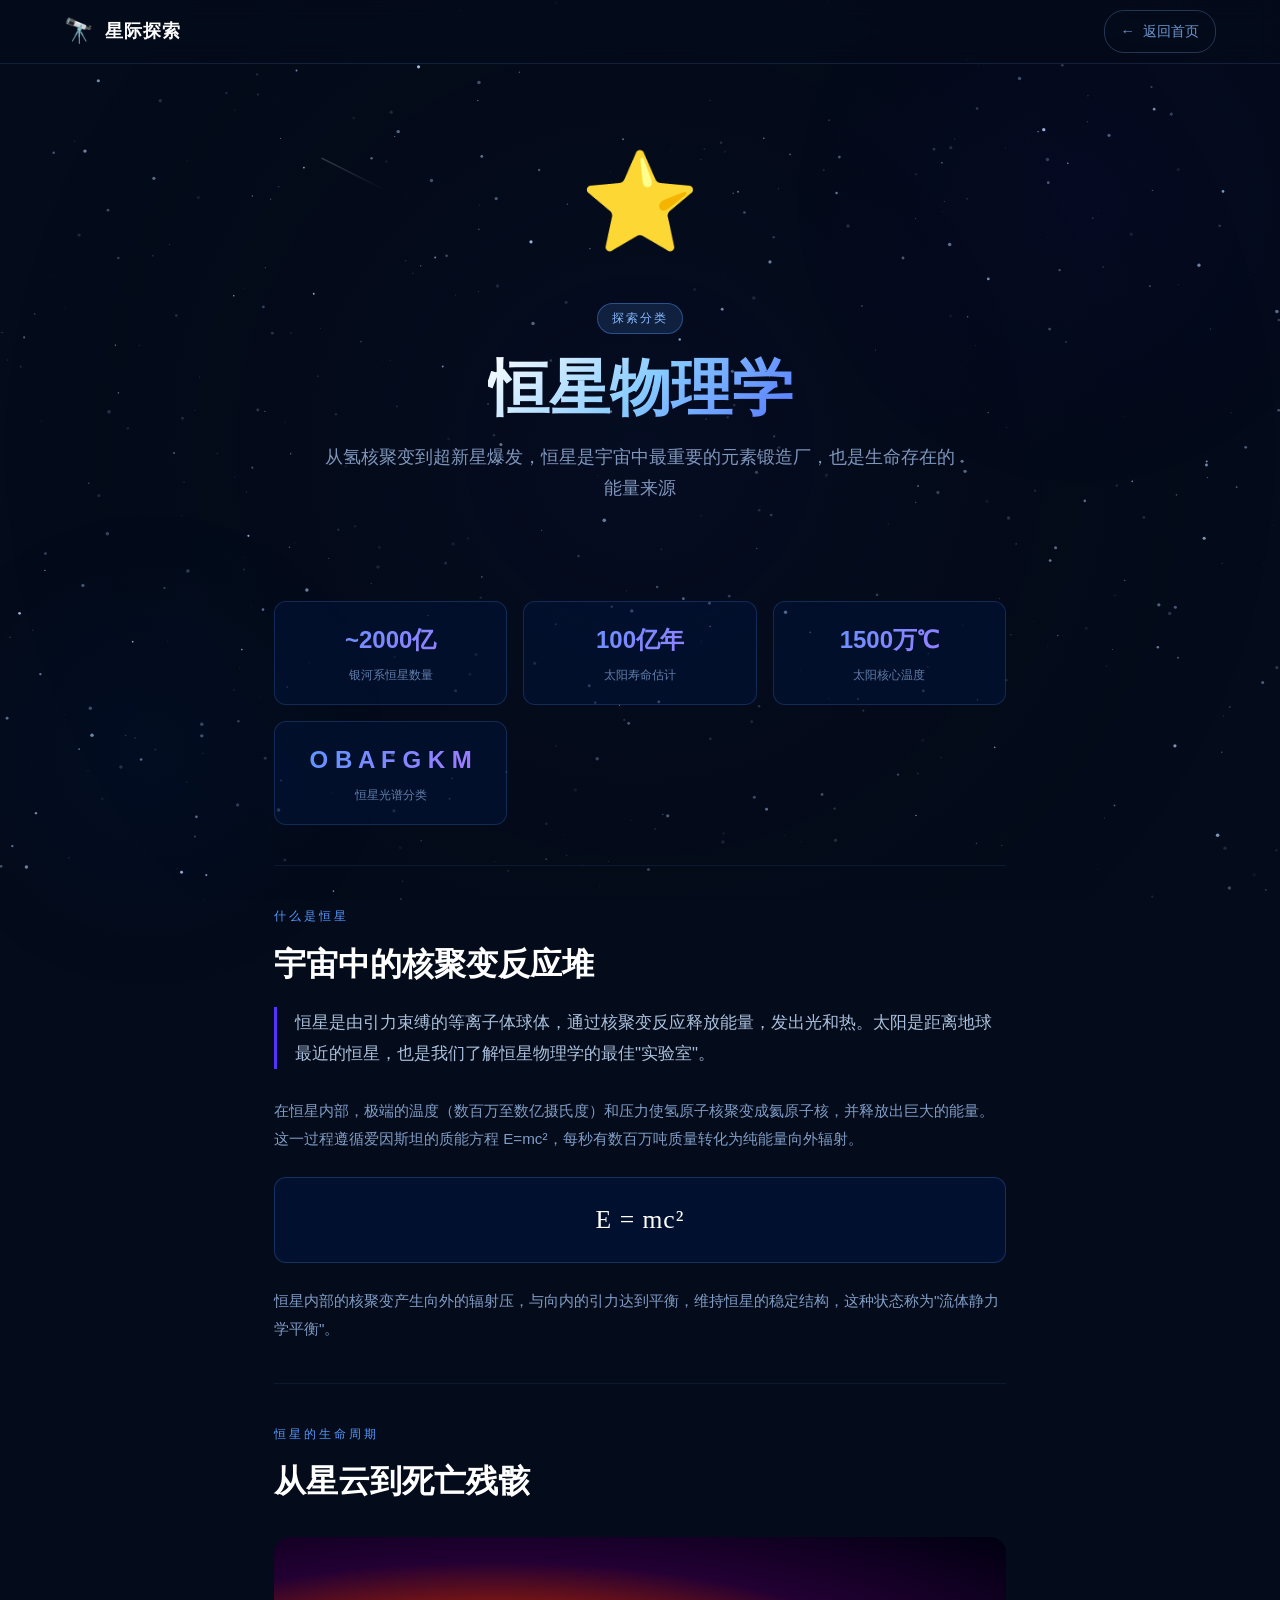
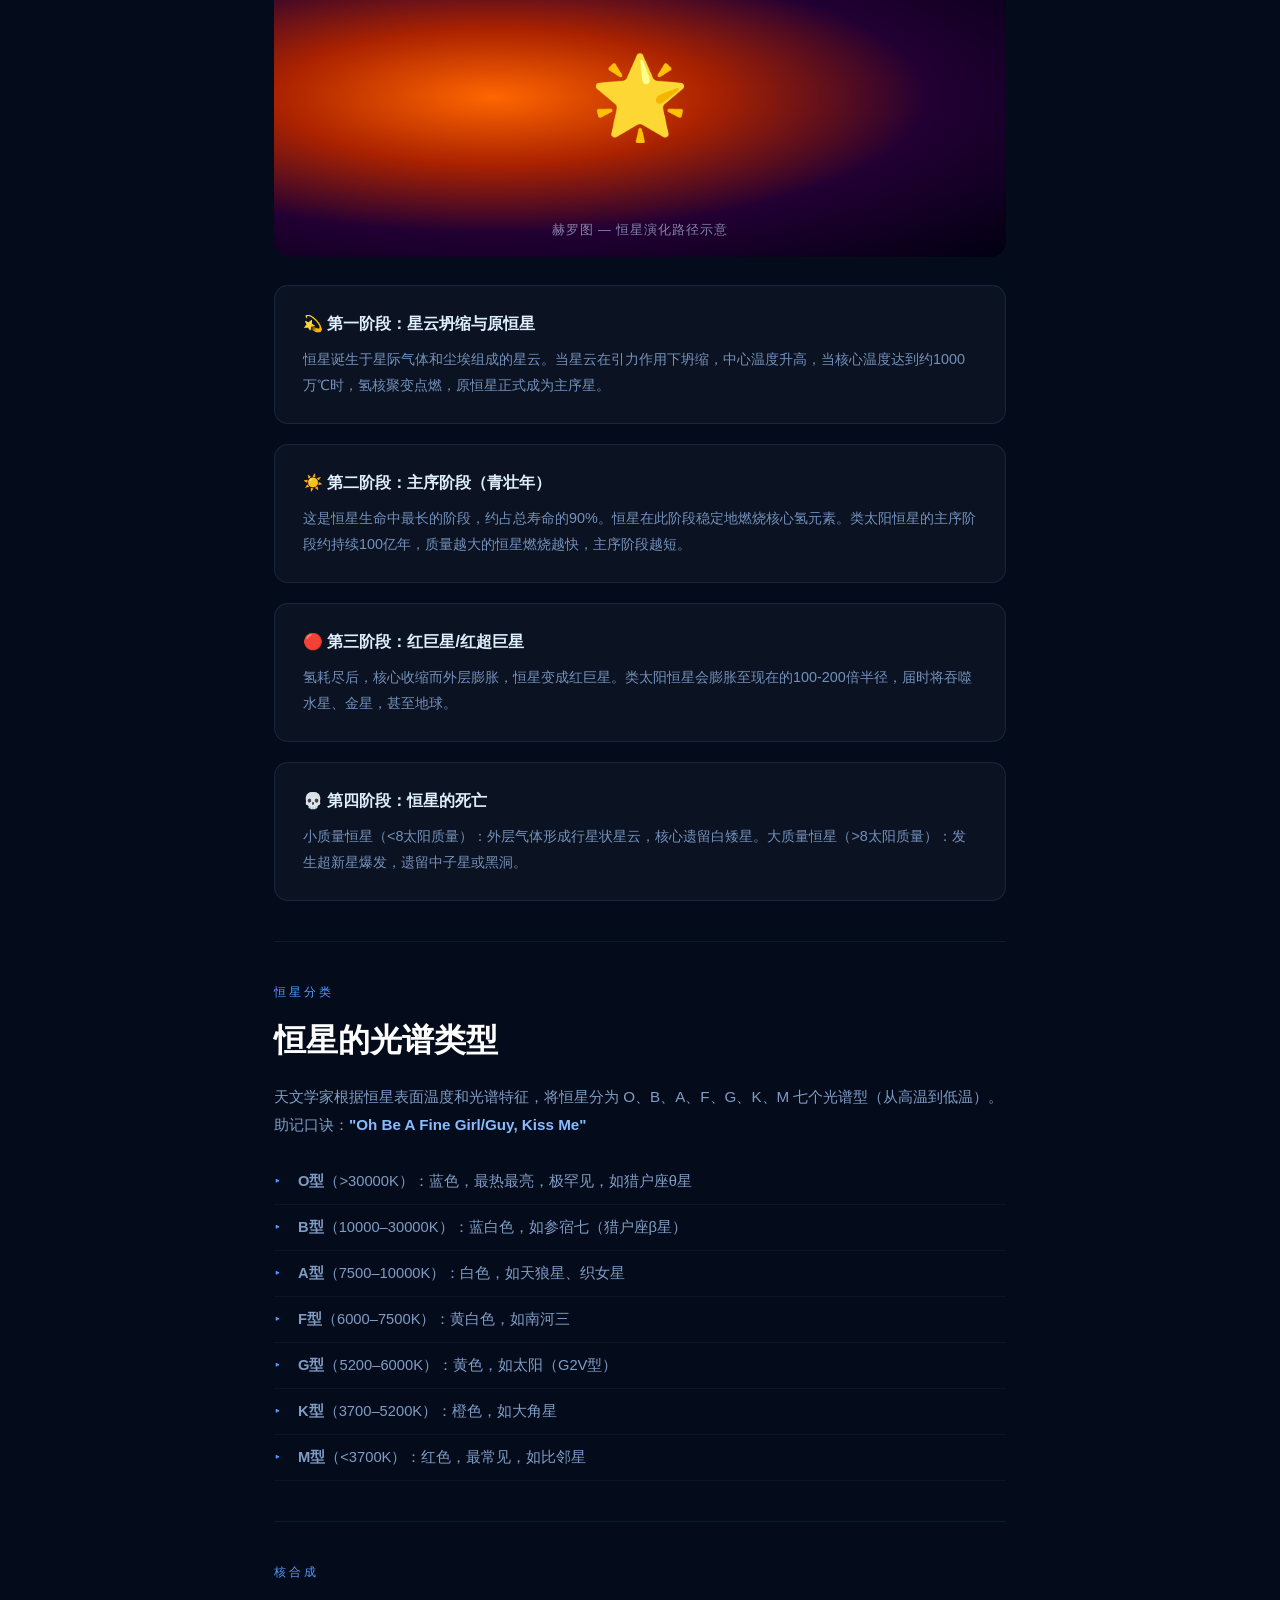
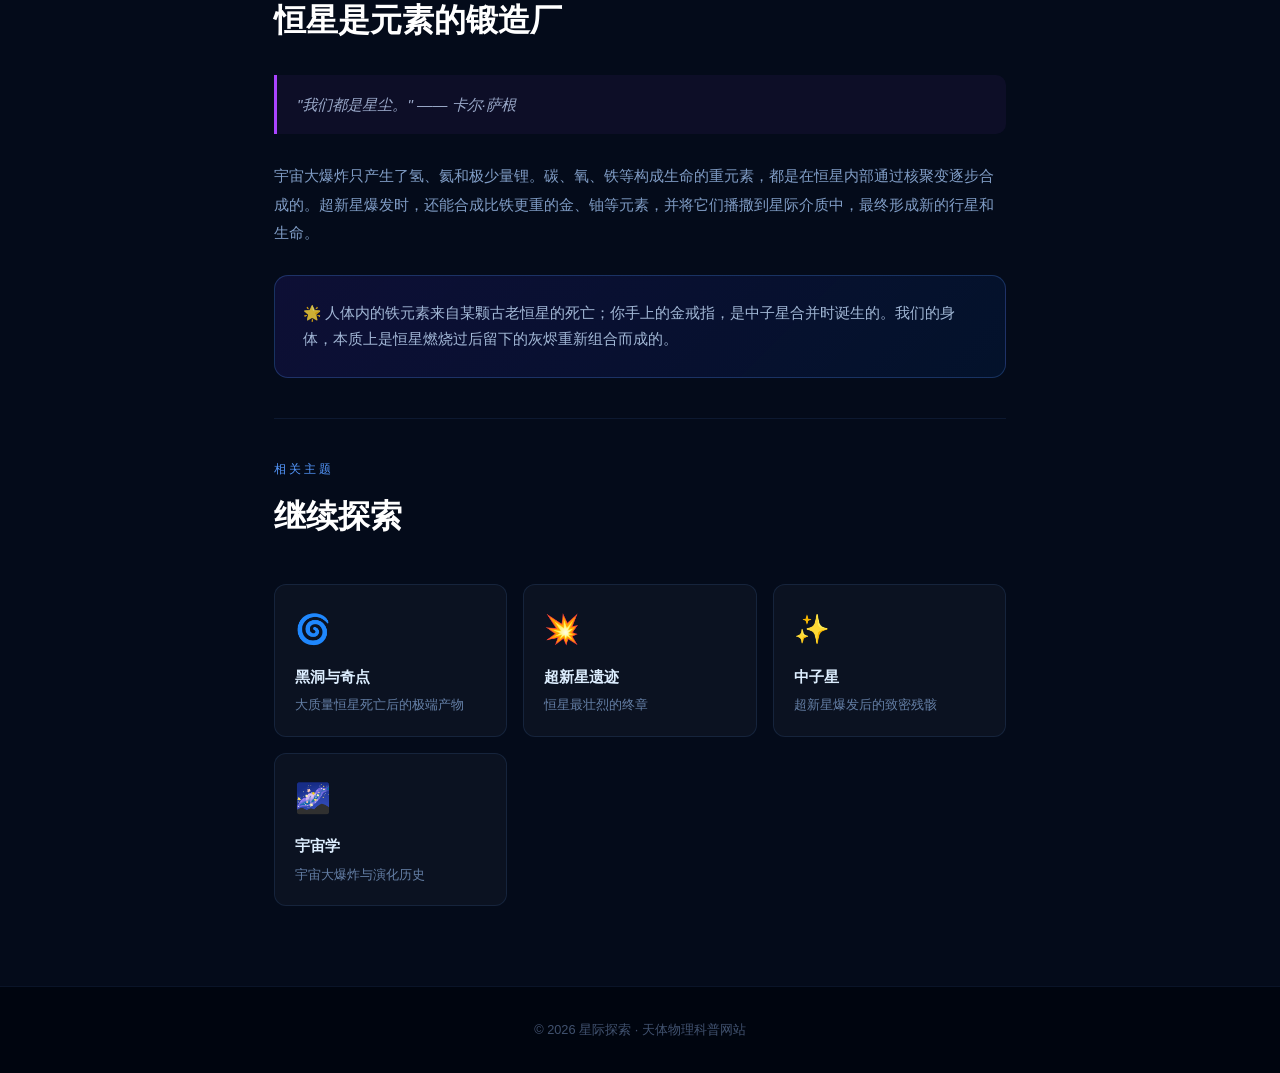
<file: stars.html>
<!DOCTYPE html>
<html lang="zh-CN">
<head>
  <meta charset="UTF-8">
  <meta name="viewport" content="width=device-width, initial-scale=1.0, maximum-scale=1.0, user-scalable=no">
  <meta name="theme-color" content="#040b1a">
  <meta name="apple-mobile-web-app-capable" content="yes">
  <meta name="apple-mobile-web-app-status-bar-style" content="black-translucent">
  <meta name="apple-mobile-web-app-title" content="星际探索">
  <link rel="manifest" href="manifest.json">
  <link rel="icon" type="image/svg+xml" href="data:image/svg+xml,<svg xmlns='http://www.w3.org/2000/svg' viewBox='0 0 192 192'><defs><linearGradient id='grad' x1='0%' y1='0%' x2='100%' y2='100%'><stop offset='0%' style='stop-color:%231e3a8a;stop-opacity:1' /><stop offset='100%' style='stop-color:%237c3aed;stop-opacity:1' /></linearGradient></defs><rect width='192' height='192' fill='url(%23grad)'/><circle cx='96' cy='96' r='60' fill='none' stroke='%23fbbf24' stroke-width='3'/><circle cx='96' cy='96' r='8' fill='%23fbbf24'/></svg>">
  <title>恒星物理学 · 星际探索</title>
  <link rel="stylesheet" href="common.css">
</head>
<body>
<div class="bg-glow-1"></div><div class="bg-glow-2"></div>
<canvas id="starCanvas"></canvas>
<div class="progress-bar" id="progressBar"></div>

<nav class="navbar" id="navbar">
  <a href="index.html" class="nav-logo"><span class="nav-logo-icon">🔭</span><span>星际探索</span></a>
  <a href="index.html#explore" class="nav-back">← <span>返回首页</span></a>
</nav>

<div class="detail-hero">
  <div class="detail-hero-icon">⭐</div>
  <span class="detail-badge">探索分类</span>
  <h1>恒星物理学</h1>
  <p class="detail-hero-sub">从氢核聚变到超新星爆发，恒星是宇宙中最重要的元素锻造厂，也是生命存在的能量来源</p>
</div>

<div class="content-wrap">
  <div class="data-grid reveal">
    <div class="data-item"><div class="data-num">~2000亿</div><div class="data-label">银河系恒星数量</div></div>
    <div class="data-item"><div class="data-num">100亿年</div><div class="data-label">太阳寿命估计</div></div>
    <div class="data-item"><div class="data-num">1500万℃</div><div class="data-label">太阳核心温度</div></div>
    <div class="data-item"><div class="data-num">O B A F G K M</div><div class="data-label">恒星光谱分类</div></div>
  </div>

  <hr class="divider">

  <div class="section-tag reveal">什么是恒星</div>
  <h2 class="block-title reveal">宇宙中的核聚变反应堆</h2>
  <p class="lead-text reveal">恒星是由引力束缚的等离子体球体，通过核聚变反应释放能量，发出光和热。太阳是距离地球最近的恒星，也是我们了解恒星物理学的最佳"实验室"。</p>
  <p class="body-text reveal">在恒星内部，极端的温度（数百万至数亿摄氏度）和压力使氢原子核聚变成氦原子核，并释放出巨大的能量。这一过程遵循爱因斯坦的质能方程 E=mc²，每秒有数百万吨质量转化为纯能量向外辐射。</p>
  <div class="eq-block reveal">E = mc²</div>
  <p class="body-text reveal">恒星内部的核聚变产生向外的辐射压，与向内的引力达到平衡，维持恒星的稳定结构，这种状态称为"流体静力学平衡"。</p>

  <hr class="divider">

  <div class="section-tag reveal">恒星的生命周期</div>
  <h2 class="block-title reveal">从星云到死亡残骸</h2>
  <div class="visual-block reveal" style="background: radial-gradient(ellipse at 30% 50%, #ff6600 0%, #aa2200 30%, #220033 60%, #000011 100%);">
    <span>🌟</span>
    <div class="visual-label">赫罗图 — 恒星演化路径示意</div>
  </div>
  <div class="info-card reveal">
    <div class="info-card-title">💫 第一阶段：星云坍缩与原恒星</div>
    <div class="info-card-text">恒星诞生于星际气体和尘埃组成的星云。当星云在引力作用下坍缩，中心温度升高，当核心温度达到约1000万℃时，氢核聚变点燃，原恒星正式成为主序星。</div>
  </div>
  <div class="info-card reveal">
    <div class="info-card-title">☀️ 第二阶段：主序阶段（青壮年）</div>
    <div class="info-card-text">这是恒星生命中最长的阶段，约占总寿命的90%。恒星在此阶段稳定地燃烧核心氢元素。类太阳恒星的主序阶段约持续100亿年，质量越大的恒星燃烧越快，主序阶段越短。</div>
  </div>
  <div class="info-card reveal">
    <div class="info-card-title">🔴 第三阶段：红巨星/红超巨星</div>
    <div class="info-card-text">氢耗尽后，核心收缩而外层膨胀，恒星变成红巨星。类太阳恒星会膨胀至现在的100-200倍半径，届时将吞噬水星、金星，甚至地球。</div>
  </div>
  <div class="info-card reveal">
    <div class="info-card-title">💀 第四阶段：恒星的死亡</div>
    <div class="info-card-text">小质量恒星（&lt;8太阳质量）：外层气体形成行星状星云，核心遗留白矮星。大质量恒星（&gt;8太阳质量）：发生超新星爆发，遗留中子星或黑洞。</div>
  </div>

  <hr class="divider">

  <div class="section-tag reveal">恒星分类</div>
  <h2 class="block-title reveal">恒星的光谱类型</h2>
  <p class="body-text reveal">天文学家根据恒星表面温度和光谱特征，将恒星分为 O、B、A、F、G、K、M 七个光谱型（从高温到低温）。助记口诀：<strong style="color:#88bbff">"Oh Be A Fine Girl/Guy, Kiss Me"</strong></p>
  <ul class="styled-list reveal">
    <li><strong>O型</strong>（&gt;30000K）：蓝色，最热最亮，极罕见，如猎户座θ星</li>
    <li><strong>B型</strong>（10000–30000K）：蓝白色，如参宿七（猎户座β星）</li>
    <li><strong>A型</strong>（7500–10000K）：白色，如天狼星、织女星</li>
    <li><strong>F型</strong>（6000–7500K）：黄白色，如南河三</li>
    <li><strong>G型</strong>（5200–6000K）：黄色，如太阳（G2V型）</li>
    <li><strong>K型</strong>（3700–5200K）：橙色，如大角星</li>
    <li><strong>M型</strong>（&lt;3700K）：红色，最常见，如比邻星</li>
  </ul>

  <hr class="divider">

  <div class="section-tag reveal">核合成</div>
  <h2 class="block-title reveal">恒星是元素的锻造厂</h2>
  <blockquote class="reveal">"我们都是星尘。" —— 卡尔·萨根</blockquote>
  <p class="body-text reveal">宇宙大爆炸只产生了氢、氦和极少量锂。碳、氧、铁等构成生命的重元素，都是在恒星内部通过核聚变逐步合成的。超新星爆发时，还能合成比铁更重的金、铀等元素，并将它们播撒到星际介质中，最终形成新的行星和生命。</p>
  <div class="highlight-box reveal">
    <p>🌟 人体内的铁元素来自某颗古老恒星的死亡；你手上的金戒指，是中子星合并时诞生的。我们的身体，本质上是恒星燃烧过后留下的灰烬重新组合而成的。</p>
  </div>

  <hr class="divider">
  <div class="section-tag reveal">相关主题</div>
  <h2 class="block-title reveal">继续探索</h2>
  <div class="related-grid">
    <a href="blackhole.html" class="related-card reveal"><div class="related-icon">🌀</div><div class="related-title">黑洞与奇点</div><div class="related-desc">大质量恒星死亡后的极端产物</div></a>
    <a href="supernova.html" class="related-card reveal"><div class="related-icon">💥</div><div class="related-title">超新星遗迹</div><div class="related-desc">恒星最壮烈的终章</div></a>
    <a href="neutronstar.html" class="related-card reveal"><div class="related-icon">✨</div><div class="related-title">中子星</div><div class="related-desc">超新星爆发后的致密残骸</div></a>
    <a href="cosmology.html" class="related-card reveal"><div class="related-icon">🌌</div><div class="related-title">宇宙学</div><div class="related-desc">宇宙大爆炸与演化历史</div></a>
  </div>
</div>

<footer class="page-footer"><p>© 2026 星际探索 · 天体物理科普网站</p></footer>
<script src="common.js"></script>
</body>
</html>
</file>
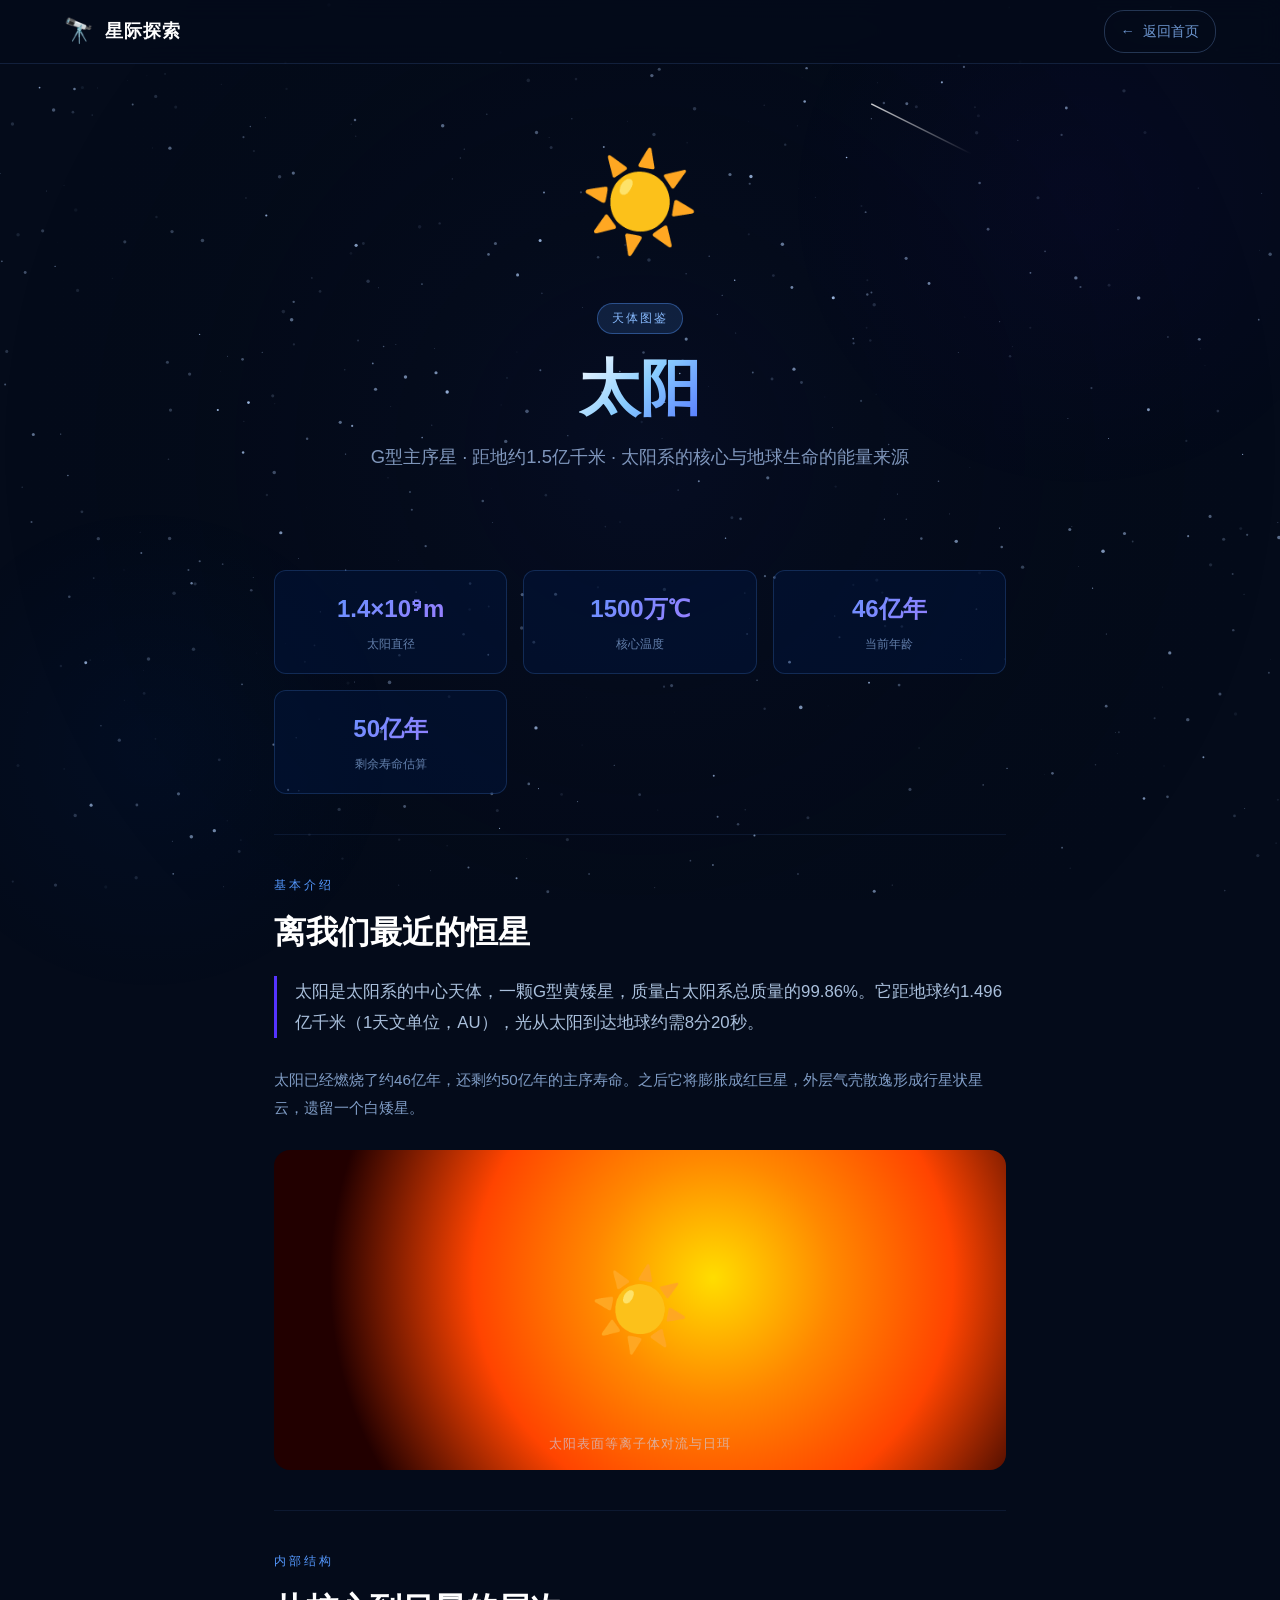
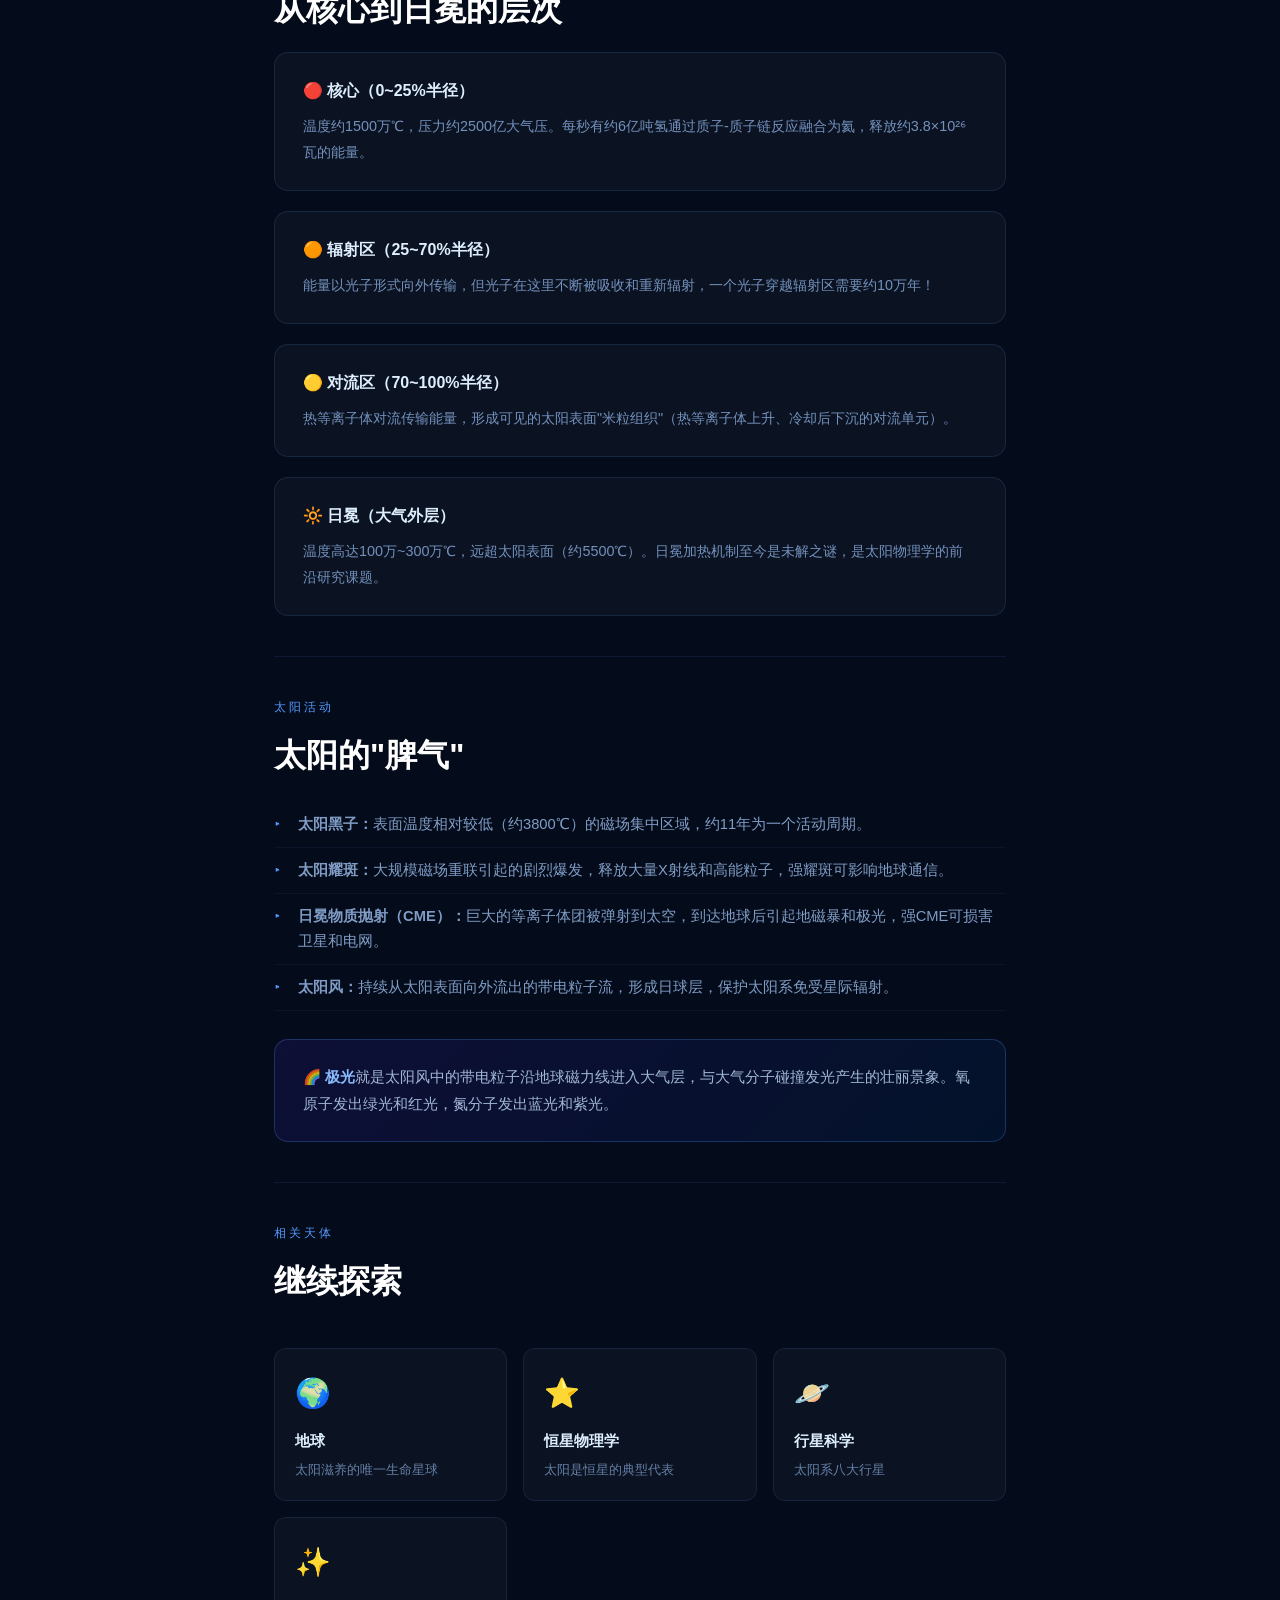
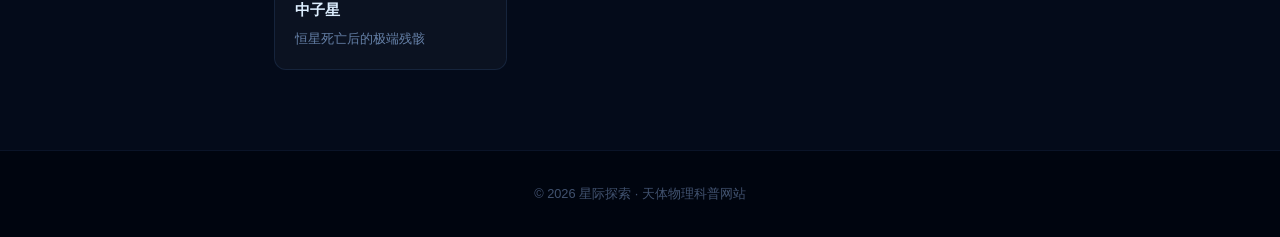
<file: sun.html>
<!DOCTYPE html>
<html lang="zh-CN">
<head>
  <meta charset="UTF-8">
  <meta name="viewport" content="width=device-width, initial-scale=1.0, maximum-scale=1.0, user-scalable=no">
  <meta name="theme-color" content="#040b1a">  <meta name="apple-mobile-web-app-capable" content="yes">
  <meta name="apple-mobile-web-app-status-bar-style" content="black-translucent">
  <meta name="apple-mobile-web-app-title" content="星际探索">
  <link rel="manifest" href="manifest.json">
  <link rel="icon" type="image/svg+xml" href="data:image/svg+xml,<svg xmlns='http://www.w3.org/2000/svg' viewBox='0 0 192 192'><defs><linearGradient id='grad' x1='0%' y1='0%' x2='100%' y2='100%'><stop offset='0%' style='stop-color:%231e3a8a;stop-opacity:1' /><stop offset='100%' style='stop-color:%237c3aed;stop-opacity:1' /></linearGradient></defs><rect width='192' height='192' fill='url(%23grad)'/><circle cx='96' cy='96' r='60' fill='none' stroke='%23fbbf24' stroke-width='3'/><circle cx='96' cy='96' r='8' fill='%23fbbf24'/></svg>">
  <title>太阳 · 天体图鉴 · 星际探索</title>
  <link rel="stylesheet" href="common.css">
</head>
<body>
<div class="bg-glow-1"></div><div class="bg-glow-2"></div>
<canvas id="starCanvas"></canvas>
<div class="progress-bar" id="progressBar"></div>
<nav class="navbar" id="navbar">
  <a href="index.html" class="nav-logo"><span class="nav-logo-icon">🔭</span><span>星际探索</span></a>
  <a href="index.html#objects" class="nav-back">← <span>返回首页</span></a>
</nav>

<div class="detail-hero">
  <div class="detail-hero-icon">☀️</div>
  <span class="detail-badge">天体图鉴</span>
  <h1>太阳</h1>
  <p class="detail-hero-sub">G型主序星 · 距地约1.5亿千米 · 太阳系的核心与地球生命的能量来源</p>
</div>

<div class="content-wrap">
  <div class="data-grid reveal">
    <div class="data-item"><div class="data-num">1.4×10⁹m</div><div class="data-label">太阳直径</div></div>
    <div class="data-item"><div class="data-num">1500万℃</div><div class="data-label">核心温度</div></div>
    <div class="data-item"><div class="data-num">46亿年</div><div class="data-label">当前年龄</div></div>
    <div class="data-item"><div class="data-num">50亿年</div><div class="data-label">剩余寿命估算</div></div>
  </div>

  <hr class="divider">

  <div class="section-tag reveal">基本介绍</div>
  <h2 class="block-title reveal">离我们最近的恒星</h2>
  <p class="lead-text reveal">太阳是太阳系的中心天体，一颗G型黄矮星，质量占太阳系总质量的99.86%。它距地球约1.496亿千米（1天文单位，AU），光从太阳到达地球约需8分20秒。</p>
  <p class="body-text reveal">太阳已经燃烧了约46亿年，还剩约50亿年的主序寿命。之后它将膨胀成红巨星，外层气壳散逸形成行星状星云，遗留一个白矮星。</p>

  <div class="visual-block reveal" style="background: radial-gradient(circle at 60% 40%, #ffdd00 0%, #ff8800 25%, #ff4400 50%, #220000 80%);">
    <span>☀️</span>
    <div class="visual-label">太阳表面等离子体对流与日珥</div>
  </div>

  <hr class="divider">

  <div class="section-tag reveal">内部结构</div>
  <h2 class="block-title reveal">从核心到日冕的层次</h2>
  <div class="info-card reveal">
    <div class="info-card-title">🔴 核心（0~25%半径）</div>
    <div class="info-card-text">温度约1500万℃，压力约2500亿大气压。每秒有约6亿吨氢通过质子-质子链反应融合为氦，释放约3.8×10²⁶瓦的能量。</div>
  </div>
  <div class="info-card reveal">
    <div class="info-card-title">🟠 辐射区（25~70%半径）</div>
    <div class="info-card-text">能量以光子形式向外传输，但光子在这里不断被吸收和重新辐射，一个光子穿越辐射区需要约10万年！</div>
  </div>
  <div class="info-card reveal">
    <div class="info-card-title">🟡 对流区（70~100%半径）</div>
    <div class="info-card-text">热等离子体对流传输能量，形成可见的太阳表面"米粒组织"（热等离子体上升、冷却后下沉的对流单元）。</div>
  </div>
  <div class="info-card reveal">
    <div class="info-card-title">🔆 日冕（大气外层）</div>
    <div class="info-card-text">温度高达100万~300万℃，远超太阳表面（约5500℃）。日冕加热机制至今是未解之谜，是太阳物理学的前沿研究课题。</div>
  </div>

  <hr class="divider">

  <div class="section-tag reveal">太阳活动</div>
  <h2 class="block-title reveal">太阳的"脾气"</h2>
  <ul class="styled-list reveal">
    <li><strong>太阳黑子：</strong>表面温度相对较低（约3800℃）的磁场集中区域，约11年为一个活动周期。</li>
    <li><strong>太阳耀斑：</strong>大规模磁场重联引起的剧烈爆发，释放大量X射线和高能粒子，强耀斑可影响地球通信。</li>
    <li><strong>日冕物质抛射（CME）：</strong>巨大的等离子体团被弹射到太空，到达地球后引起地磁暴和极光，强CME可损害卫星和电网。</li>
    <li><strong>太阳风：</strong>持续从太阳表面向外流出的带电粒子流，形成日球层，保护太阳系免受星际辐射。</li>
  </ul>

  <div class="highlight-box reveal">
    <p>🌈 <strong style="color:#88bbff">极光</strong>就是太阳风中的带电粒子沿地球磁力线进入大气层，与大气分子碰撞发光产生的壮丽景象。氧原子发出绿光和红光，氮分子发出蓝光和紫光。</p>
  </div>

  <hr class="divider">
  <div class="section-tag reveal">相关天体</div>
  <h2 class="block-title reveal">继续探索</h2>
  <div class="related-grid">
    <a href="earth.html" class="related-card reveal"><div class="related-icon">🌍</div><div class="related-title">地球</div><div class="related-desc">太阳滋养的唯一生命星球</div></a>
    <a href="stars.html" class="related-card reveal"><div class="related-icon">⭐</div><div class="related-title">恒星物理学</div><div class="related-desc">太阳是恒星的典型代表</div></a>
    <a href="planets.html" class="related-card reveal"><div class="related-icon">🪐</div><div class="related-title">行星科学</div><div class="related-desc">太阳系八大行星</div></a>
    <a href="neutronstar.html" class="related-card reveal"><div class="related-icon">✨</div><div class="related-title">中子星</div><div class="related-desc">恒星死亡后的极端残骸</div></a>
  </div>
</div>

<footer class="page-footer"><p>© 2026 星际探索 · 天体物理科普网站</p></footer>
<script src="common.js"></script>
</body>
</html>
</file>
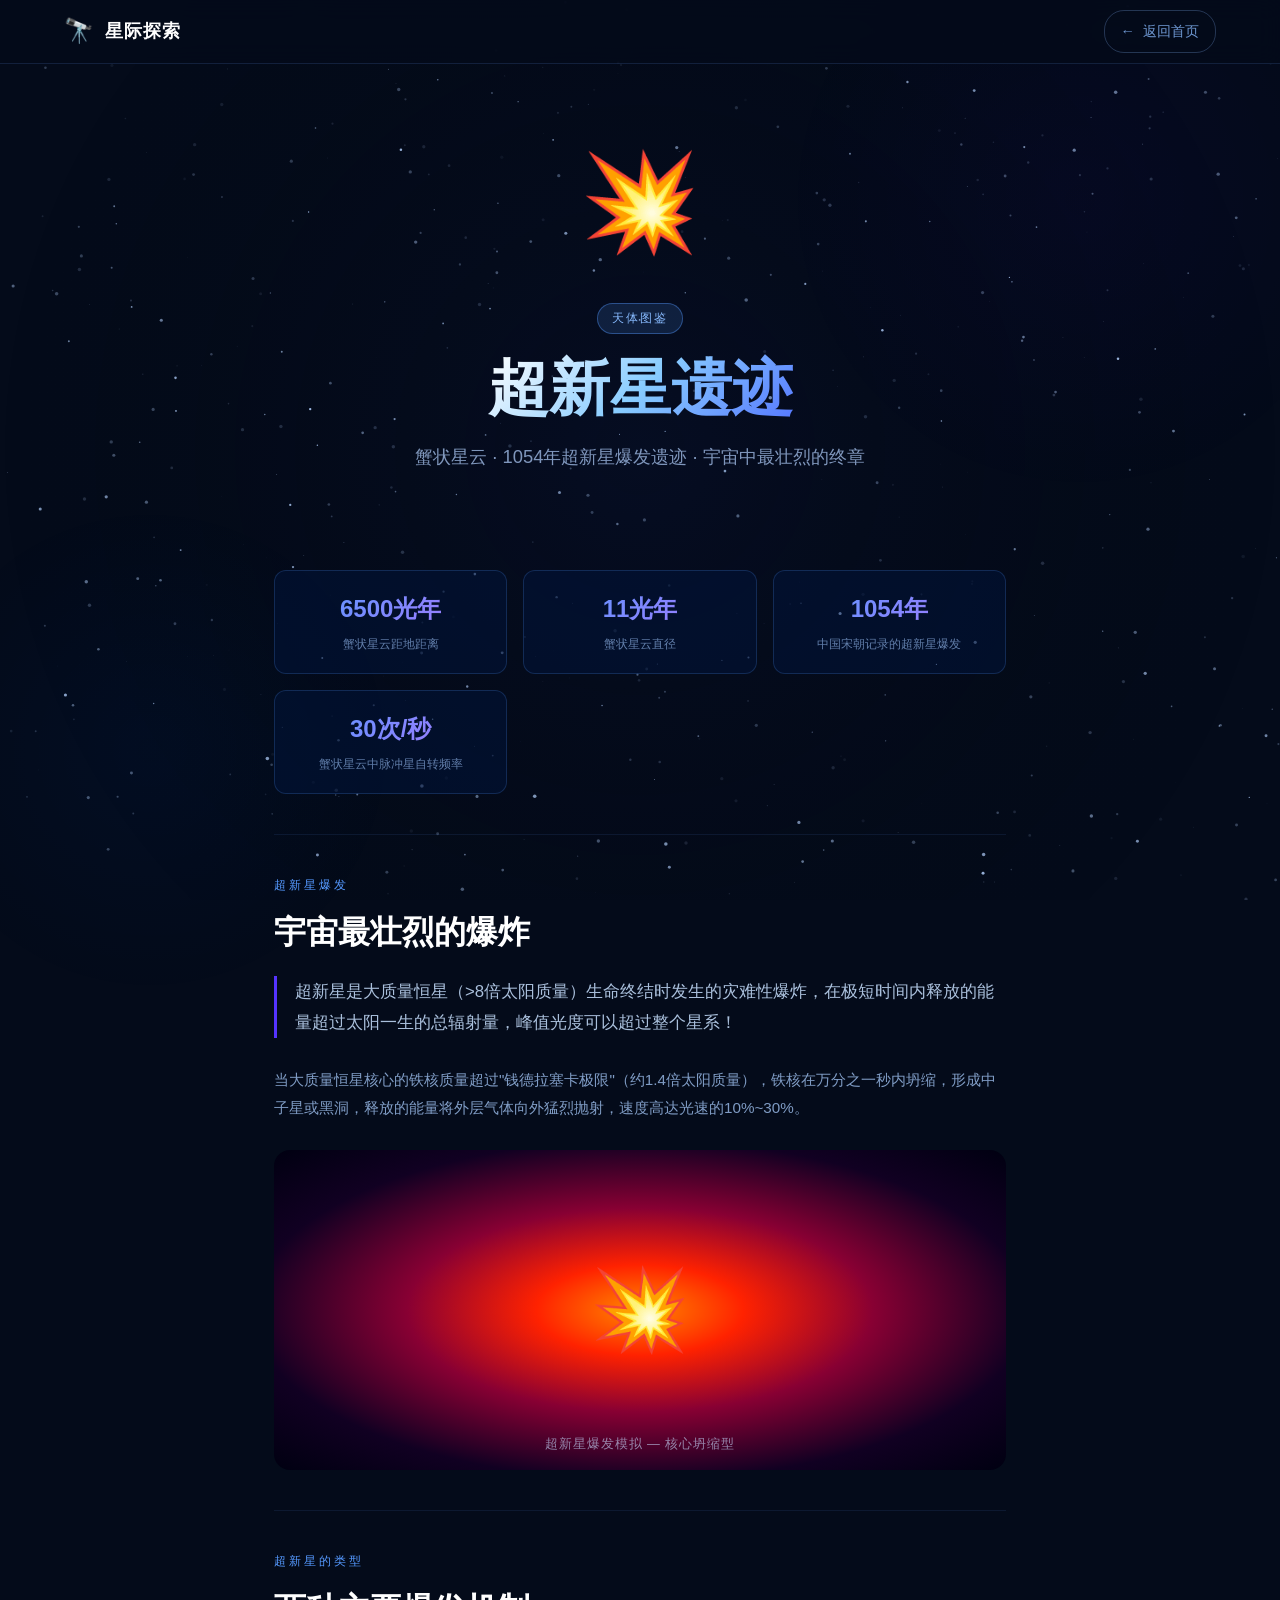
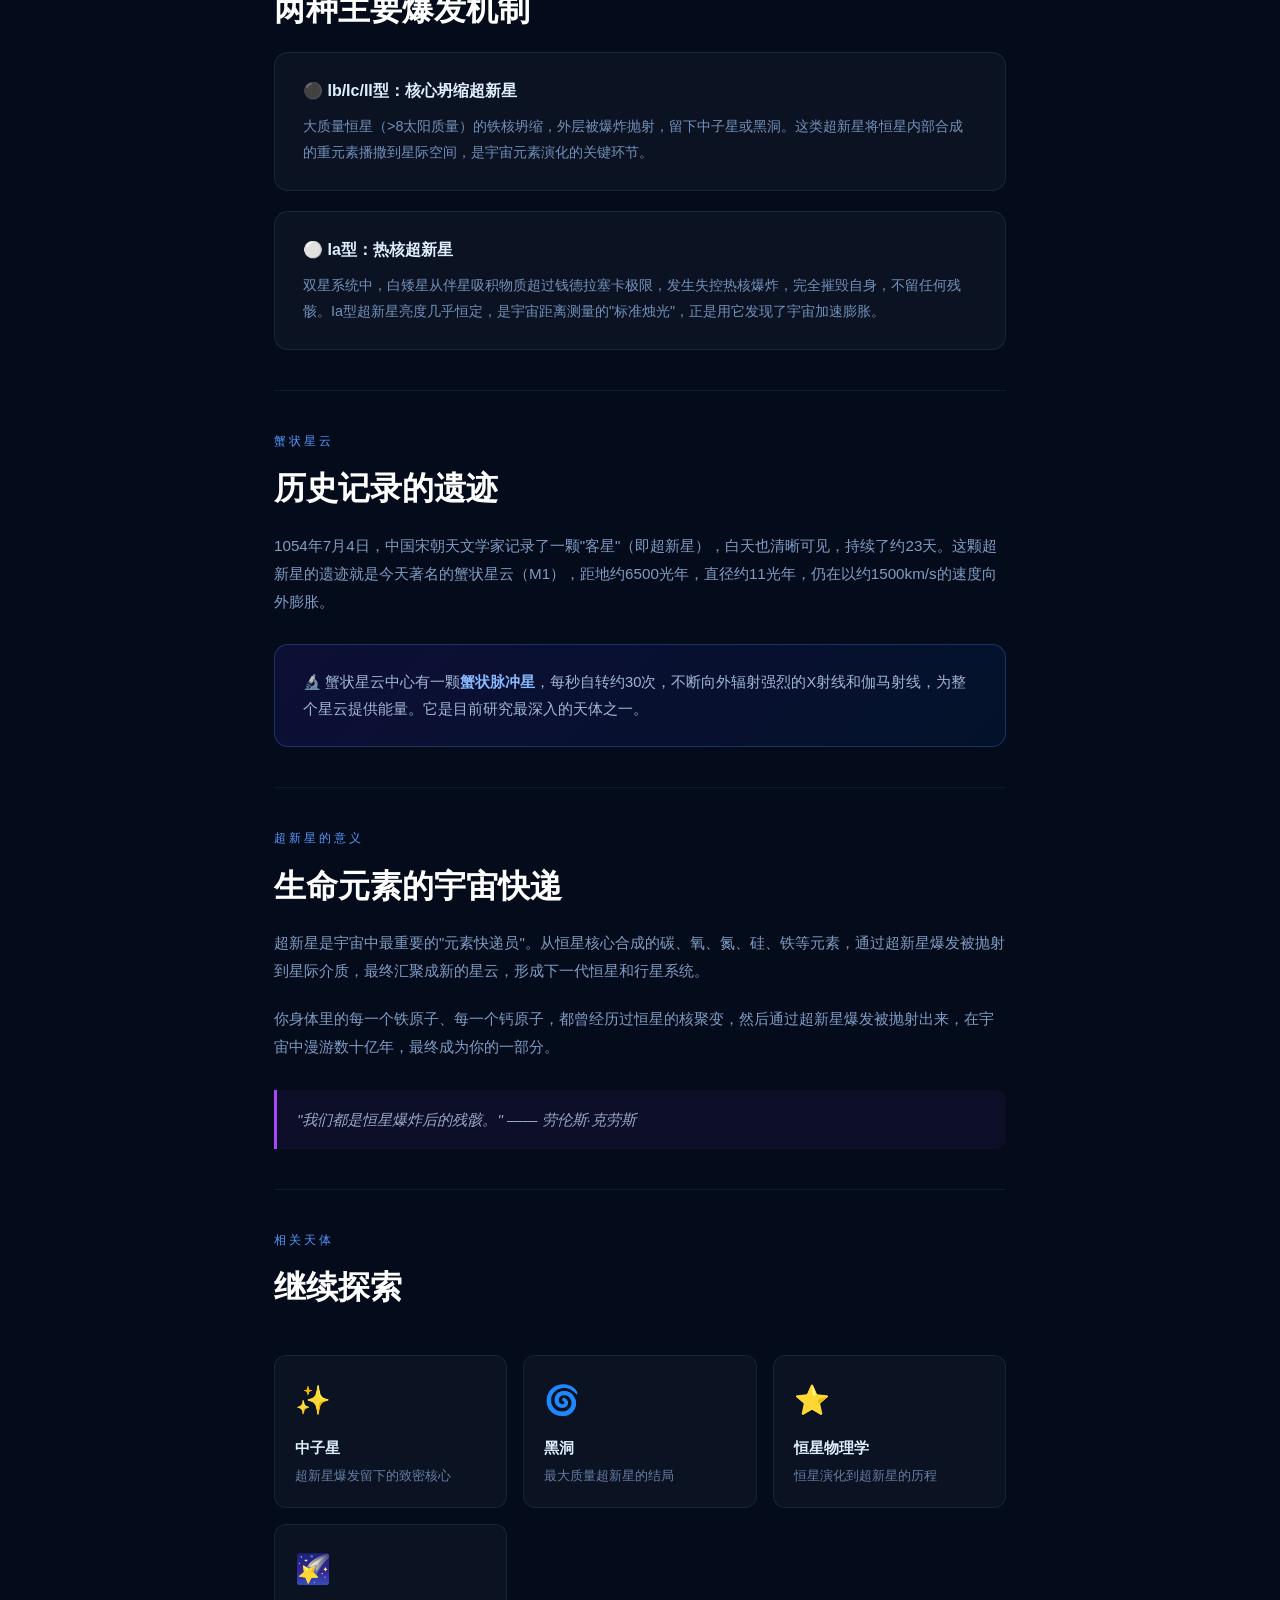
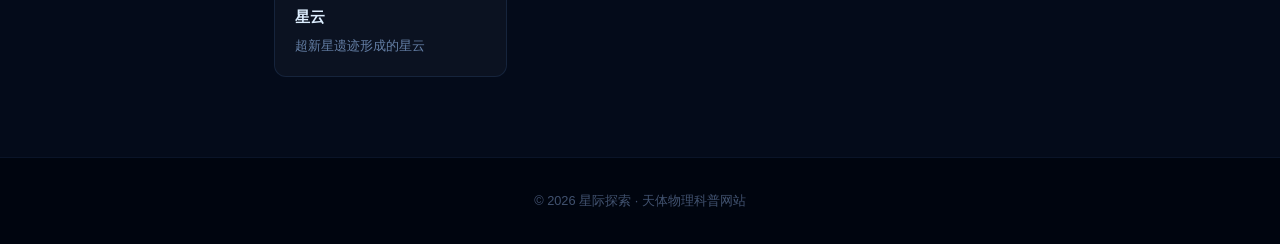
<file: supernova.html>
<!DOCTYPE html>
<html lang="zh-CN">
<head>
  <meta charset="UTF-8">
  <meta name="viewport" content="width=device-width, initial-scale=1.0, maximum-scale=1.0, user-scalable=no">
  <meta name="theme-color" content="#040b1a">  <meta name="apple-mobile-web-app-capable" content="yes">
  <meta name="apple-mobile-web-app-status-bar-style" content="black-translucent">
  <meta name="apple-mobile-web-app-title" content="星际探索">
  <link rel="manifest" href="manifest.json">
  <link rel="icon" type="image/svg+xml" href="data:image/svg+xml,<svg xmlns='http://www.w3.org/2000/svg' viewBox='0 0 192 192'><defs><linearGradient id='grad' x1='0%' y1='0%' x2='100%' y2='100%'><stop offset='0%' style='stop-color:%231e3a8a;stop-opacity:1' /><stop offset='100%' style='stop-color:%237c3aed;stop-opacity:1' /></linearGradient></defs><rect width='192' height='192' fill='url(%23grad)'/><circle cx='96' cy='96' r='60' fill='none' stroke='%23fbbf24' stroke-width='3'/><circle cx='96' cy='96' r='8' fill='%23fbbf24'/></svg>">
  <title>超新星遗迹 · 天体图鉴 · 星际探索</title>
  <link rel="stylesheet" href="common.css">
</head>
<body>
<div class="bg-glow-1"></div><div class="bg-glow-2"></div>
<canvas id="starCanvas"></canvas>
<div class="progress-bar" id="progressBar"></div>
<nav class="navbar" id="navbar">
  <a href="index.html" class="nav-logo"><span class="nav-logo-icon">🔭</span><span>星际探索</span></a>
  <a href="index.html#objects" class="nav-back">← <span>返回首页</span></a>
</nav>

<div class="detail-hero">
  <div class="detail-hero-icon">💥</div>
  <span class="detail-badge">天体图鉴</span>
  <h1>超新星遗迹</h1>
  <p class="detail-hero-sub">蟹状星云 · 1054年超新星爆发遗迹 · 宇宙中最壮烈的终章</p>
</div>

<div class="content-wrap">
  <div class="data-grid reveal">
    <div class="data-item"><div class="data-num">6500光年</div><div class="data-label">蟹状星云距地距离</div></div>
    <div class="data-item"><div class="data-num">11光年</div><div class="data-label">蟹状星云直径</div></div>
    <div class="data-item"><div class="data-num">1054年</div><div class="data-label">中国宋朝记录的超新星爆发</div></div>
    <div class="data-item"><div class="data-num">30次/秒</div><div class="data-label">蟹状星云中脉冲星自转频率</div></div>
  </div>

  <hr class="divider">

  <div class="section-tag reveal">超新星爆发</div>
  <h2 class="block-title reveal">宇宙最壮烈的爆炸</h2>
  <p class="lead-text reveal">超新星是大质量恒星（&gt;8倍太阳质量）生命终结时发生的灾难性爆炸，在极短时间内释放的能量超过太阳一生的总辐射量，峰值光度可以超过整个星系！</p>
  <p class="body-text reveal">当大质量恒星核心的铁核质量超过"钱德拉塞卡极限"（约1.4倍太阳质量），铁核在万分之一秒内坍缩，形成中子星或黑洞，释放的能量将外层气体向外猛烈抛射，速度高达光速的10%~30%。</p>

  <div class="visual-block reveal" style="background: radial-gradient(ellipse at 50% 50%, #ff8800 0%, #ff2200 20%, #880033 45%, #110022 75%, #000011 100%);">
    <span>💥</span>
    <div class="visual-label">超新星爆发模拟 — 核心坍缩型</div>
  </div>

  <hr class="divider">

  <div class="section-tag reveal">超新星的类型</div>
  <h2 class="block-title reveal">两种主要爆发机制</h2>
  <div class="info-card reveal">
    <div class="info-card-title">⚫ Ib/Ic/II型：核心坍缩超新星</div>
    <div class="info-card-text">大质量恒星（&gt;8太阳质量）的铁核坍缩，外层被爆炸抛射，留下中子星或黑洞。这类超新星将恒星内部合成的重元素播撒到星际空间，是宇宙元素演化的关键环节。</div>
  </div>
  <div class="info-card reveal">
    <div class="info-card-title">⚪ Ia型：热核超新星</div>
    <div class="info-card-text">双星系统中，白矮星从伴星吸积物质超过钱德拉塞卡极限，发生失控热核爆炸，完全摧毁自身，不留任何残骸。Ia型超新星亮度几乎恒定，是宇宙距离测量的"标准烛光"，正是用它发现了宇宙加速膨胀。</div>
  </div>

  <hr class="divider">

  <div class="section-tag reveal">蟹状星云</div>
  <h2 class="block-title reveal">历史记录的遗迹</h2>
  <p class="body-text reveal">1054年7月4日，中国宋朝天文学家记录了一颗"客星"（即超新星），白天也清晰可见，持续了约23天。这颗超新星的遗迹就是今天著名的蟹状星云（M1），距地约6500光年，直径约11光年，仍在以约1500km/s的速度向外膨胀。</p>
  <div class="highlight-box reveal">
    <p>🔬 蟹状星云中心有一颗<strong style="color:#88bbff">蟹状脉冲星</strong>，每秒自转约30次，不断向外辐射强烈的X射线和伽马射线，为整个星云提供能量。它是目前研究最深入的天体之一。</p>
  </div>

  <hr class="divider">

  <div class="section-tag reveal">超新星的意义</div>
  <h2 class="block-title reveal">生命元素的宇宙快递</h2>
  <p class="body-text reveal">超新星是宇宙中最重要的"元素快递员"。从恒星核心合成的碳、氧、氮、硅、铁等元素，通过超新星爆发被抛射到星际介质，最终汇聚成新的星云，形成下一代恒星和行星系统。</p>
  <p class="body-text reveal">你身体里的每一个铁原子、每一个钙原子，都曾经历过恒星的核聚变，然后通过超新星爆发被抛射出来，在宇宙中漫游数十亿年，最终成为你的一部分。</p>
  <blockquote class="reveal">"我们都是恒星爆炸后的残骸。" —— 劳伦斯·克劳斯</blockquote>

  <hr class="divider">
  <div class="section-tag reveal">相关天体</div>
  <h2 class="block-title reveal">继续探索</h2>
  <div class="related-grid">
    <a href="neutronstar.html" class="related-card reveal"><div class="related-icon">✨</div><div class="related-title">中子星</div><div class="related-desc">超新星爆发留下的致密核心</div></a>
    <a href="blackhole.html" class="related-card reveal"><div class="related-icon">🌀</div><div class="related-title">黑洞</div><div class="related-desc">最大质量超新星的结局</div></a>
    <a href="stars.html" class="related-card reveal"><div class="related-icon">⭐</div><div class="related-title">恒星物理学</div><div class="related-desc">恒星演化到超新星的历程</div></a>
    <a href="nebula.html" class="related-card reveal"><div class="related-icon">🌠</div><div class="related-title">星云</div><div class="related-desc">超新星遗迹形成的星云</div></a>
  </div>
</div>

<footer class="page-footer"><p>© 2026 星际探索 · 天体物理科普网站</p></footer>
<script src="common.js"></script>
</body>
</html>
</file>
<file: common.css>
/* ===== 共用基础样式 ===== */
*, *::before, *::after { box-sizing: border-box; margin: 0; padding: 0; }
html { scroll-behavior: smooth; }
body {
  font-family: 'Segoe UI', 'PingFang SC', 'Hiragino Sans GB', 'Microsoft YaHei', sans-serif;
  background: #040b1a;
  color: #e8f0ff;
  overflow-x: hidden;
  line-height: 1.7;
}
::-webkit-scrollbar { width: 6px; }
::-webkit-scrollbar-track { background: #040b1a; }
::-webkit-scrollbar-thumb { background: #1a4a8a; border-radius: 3px; }

#starCanvas {
  position: fixed; top: 0; left: 0;
  width: 100%; height: 100%;
  z-index: 0; pointer-events: none;
}
.bg-glow-1 {
  position: fixed; width: 600px; height: 600px; border-radius: 50%;
  background: radial-gradient(circle, rgba(85,0,255,0.04), transparent 70%);
  top: -100px; right: -100px; pointer-events: none; z-index: 0;
}
.bg-glow-2 {
  position: fixed; width: 500px; height: 500px; border-radius: 50%;
  background: radial-gradient(circle, rgba(0,100,255,0.04), transparent 70%);
  bottom: -100px; left: -100px; pointer-events: none; z-index: 0;
}
.progress-bar {
  position: fixed; top: 0; left: 0; height: 3px;
  background: linear-gradient(90deg, #1a6bff, #aa44ff);
  z-index: 2000; transition: width 0.1s; border-radius: 0 2px 2px 0;
}

/* ===== 导航栏 ===== */
.navbar {
  position: fixed; top: 0; left: 0; right: 0; z-index: 1000;
  display: flex; align-items: center; justify-content: space-between;
  padding: 0 5%; height: 64px;
  background: rgba(4,11,26,0.9);
  backdrop-filter: blur(12px);
  border-bottom: 1px solid rgba(100,160,255,0.15);
  transition: background 0.3s;
}
.nav-logo {
  display: flex; align-items: center; gap: 10px;
  text-decoration: none; color: #fff;
  font-size: 1.1rem; font-weight: 700; letter-spacing: 1px;
}
.nav-logo-icon { font-size: 1.5rem; }
.nav-back {
  display: flex; align-items: center; gap: 8px;
  color: rgba(136,187,255,0.8); text-decoration: none;
  font-size: 0.9rem; transition: color 0.2s;
  padding: 8px 16px; border: 1px solid rgba(136,187,255,0.25);
  border-radius: 20px; transition: all 0.2s;
}
.nav-back:hover { color: #fff; border-color: rgba(136,187,255,0.6); background: rgba(136,187,255,0.07); }
.menu-btn {
  display: none; flex-direction: column; gap: 5px;
  background: none; border: none; cursor: pointer; padding: 4px; z-index: 1100;
}
.menu-btn span { display: block; width: 24px; height: 2px; background: #e8f0ff; border-radius: 2px; transition: all 0.3s; }
.menu-btn.active span:nth-child(1) { transform: translateY(7px) rotate(45deg); }
.menu-btn.active span:nth-child(2) { opacity: 0; }
.menu-btn.active span:nth-child(3) { transform: translateY(-7px) rotate(-45deg); }
.mobile-menu {
  display: none; position: fixed; top: 64px; left: 0; right: 0;
  background: rgba(4,11,26,0.97); backdrop-filter: blur(16px);
  border-bottom: 1px solid rgba(100,160,255,0.15); z-index: 999;
  padding: 20px 0; transform: translateY(-100%); opacity: 0; transition: transform 0.3s ease, opacity 0.3s;
}
.mobile-menu.open { transform: translateY(0); opacity: 1; }
.mobile-menu a {
  display: block; padding: 14px 32px;
  color: rgba(200,220,255,0.85); text-decoration: none; font-size: 1rem;
  border-bottom: 1px solid rgba(100,160,255,0.08); transition: background 0.2s;
}
.mobile-menu a:hover { background: rgba(100,160,255,0.08); color: #fff; }

/* ===== 详情页 Hero ===== */
.detail-hero {
  position: relative; z-index: 1;
  padding: 120px 5% 70px;
  min-height: 55vh;
  display: flex; flex-direction: column; align-items: center; justify-content: center;
  text-align: center;
}
.detail-hero-icon { font-size: clamp(3.5rem, 10vw, 6rem); margin-bottom: 20px; }
.detail-badge {
  display: inline-block;
  background: rgba(85,153,255,0.15); border: 1px solid rgba(85,153,255,0.4);
  color: #88bbff; font-size: 0.75rem; letter-spacing: 2px;
  text-transform: uppercase; padding: 4px 14px; border-radius: 20px; margin-bottom: 18px;
}
.detail-hero h1 {
  font-size: clamp(2rem, 6vw, 3.8rem); font-weight: 800; line-height: 1.2;
  background: linear-gradient(135deg, #fff 0%, #88ccff 50%, #5577ff 100%);
  -webkit-background-clip: text; -webkit-text-fill-color: transparent; background-clip: text;
  margin-bottom: 16px;
}
.detail-hero-sub {
  font-size: clamp(0.95rem, 2.5vw, 1.15rem);
  color: rgba(180,210,255,0.7); max-width: 640px; margin: 0 auto;
}

/* ===== 内容容器 ===== */
.content-wrap {
  position: relative; z-index: 1;
  max-width: 860px; margin: 0 auto;
  padding: 0 5% 80px;
}
.section-tag {
  color: #5599ff; font-size: 0.75rem; letter-spacing: 3px;
  text-transform: uppercase; margin-bottom: 10px;
}
h2.block-title {
  font-size: clamp(1.4rem, 3.5vw, 2rem); font-weight: 700; color: #fff; margin-bottom: 16px;
}
.lead-text {
  font-size: 1.05rem; color: rgba(200,225,255,0.85);
  line-height: 1.85; margin-bottom: 28px; border-left: 3px solid #5533ff;
  padding-left: 18px;
}
p.body-text {
  font-size: 0.95rem; color: rgba(170,205,255,0.75); line-height: 1.85; margin-bottom: 20px;
}
.divider { border: none; border-top: 1px solid rgba(100,160,255,0.1); margin: 40px 0; }

/* ===== 信息卡片 ===== */
.info-card {
  background: rgba(255,255,255,0.03); border: 1px solid rgba(100,160,255,0.14);
  border-radius: 14px; padding: 24px 28px; margin-bottom: 20px;
}
.info-card-title {
  font-size: 1rem; font-weight: 700; color: #ddeeff; margin-bottom: 10px;
  display: flex; align-items: center; gap: 10px;
}
.info-card-text { font-size: 0.9rem; color: rgba(160,200,255,0.7); line-height: 1.8; }

/* ===== 数据网格 ===== */
.data-grid {
  display: grid; grid-template-columns: repeat(auto-fill, minmax(180px, 1fr));
  gap: 16px; margin: 28px 0;
}
.data-item {
  background: rgba(0,20,60,0.5); border: 1px solid rgba(85,153,255,0.2);
  border-radius: 12px; padding: 18px 16px; text-align: center;
}
.data-num {
  font-size: 1.5rem; font-weight: 800;
  background: linear-gradient(135deg, #5599ff, #aa77ff);
  -webkit-background-clip: text; -webkit-text-fill-color: transparent; background-clip: text;
}
.data-label { font-size: 0.78rem; color: rgba(160,200,255,0.6); margin-top: 4px; }

/* ===== 高亮框 ===== */
.highlight-box {
  background: linear-gradient(135deg, rgba(85,51,255,0.12), rgba(0,100,255,0.08));
  border: 1px solid rgba(85,153,255,0.25); border-radius: 14px;
  padding: 24px 28px; margin: 28px 0;
}
.highlight-box p { font-size: 0.92rem; color: rgba(200,225,255,0.8); line-height: 1.8; }

/* ===== 列表 ===== */
.styled-list { list-style: none; margin: 20px 0; }
.styled-list li {
  padding: 10px 0 10px 24px; position: relative;
  color: rgba(170,205,255,0.75); font-size: 0.92rem; line-height: 1.7;
  border-bottom: 1px solid rgba(100,160,255,0.07);
}
.styled-list li::before {
  content: '▸'; position: absolute; left: 0; color: #5599ff; font-size: 0.85rem;
}

/* ===== 图像占位 ===== */
.visual-block {
  width: 100%; border-radius: 16px; overflow: hidden;
  margin: 28px 0; aspect-ratio: 16/7;
  display: flex; align-items: center; justify-content: center;
  font-size: 5rem; position: relative;
}
.visual-block .visual-label {
  position: absolute; bottom: 16px; left: 0; right: 0; text-align: center;
  font-size: 0.8rem; color: rgba(200,220,255,0.6); letter-spacing: 1px;
}

/* ===== 相关推荐 ===== */
.related-grid {
  display: grid; grid-template-columns: repeat(auto-fill, minmax(220px,1fr)); gap: 16px; margin-top: 40px;
}
.related-card {
  background: rgba(255,255,255,0.03); border: 1px solid rgba(100,160,255,0.12);
  border-radius: 12px; padding: 20px; text-decoration: none;
  transition: transform 0.2s, border-color 0.2s; display: block;
}
.related-card:hover { transform: translateY(-4px); border-color: rgba(85,153,255,0.4); }
.related-icon { font-size: 1.8rem; margin-bottom: 10px; }
.related-title { font-size: 0.95rem; font-weight: 700; color: #ddeeff; margin-bottom: 6px; }
.related-desc { font-size: 0.8rem; color: rgba(160,200,255,0.6); line-height: 1.6; }

/* ===== 引用块 ===== */
blockquote {
  border-left: 3px solid #aa44ff; padding: 16px 20px; margin: 28px 0;
  background: rgba(170,68,255,0.06); border-radius: 0 10px 10px 0;
  font-style: italic; color: rgba(200,220,255,0.75); font-size: 0.95rem; line-height: 1.8;
}

/* ===== 公式展示 ===== */
.eq-block {
  background: rgba(0,20,60,0.6); border: 1px solid rgba(85,153,255,0.25);
  border-radius: 12px; padding: 20px; text-align: center;
  font-size: 1.6rem; font-family: Georgia, serif; color: #fff;
  letter-spacing: 1px; margin: 24px 0;
}

/* ===== 页脚 ===== */
.page-footer {
  position: relative; z-index: 1;
  background: rgba(0,5,15,0.9); border-top: 1px solid rgba(100,160,255,0.1);
  padding: 32px 5%; text-align: center;
}
.page-footer p { font-size: 0.8rem; color: rgba(160,200,255,0.4); }

/* ===== 滚动动画 ===== */
.reveal { opacity: 0; transform: translateY(24px); transition: opacity 0.55s ease, transform 0.55s ease; }
.reveal.visible { opacity: 1; transform: translateY(0); }

/* ===== 响应式 ===== */
@media (max-width: 768px) {
  .nav-back span { display: none; }
  .detail-hero { padding: 100px 5% 50px; min-height: 45vh; }
  .data-grid { grid-template-columns: repeat(2, 1fr); }
}
@media (max-width: 480px) {
  .detail-hero { padding: 90px 5% 40px; }
  .data-grid { grid-template-columns: repeat(2, 1fr); gap: 12px; }
  .related-grid { grid-template-columns: 1fr 1fr; }
}
</file>
